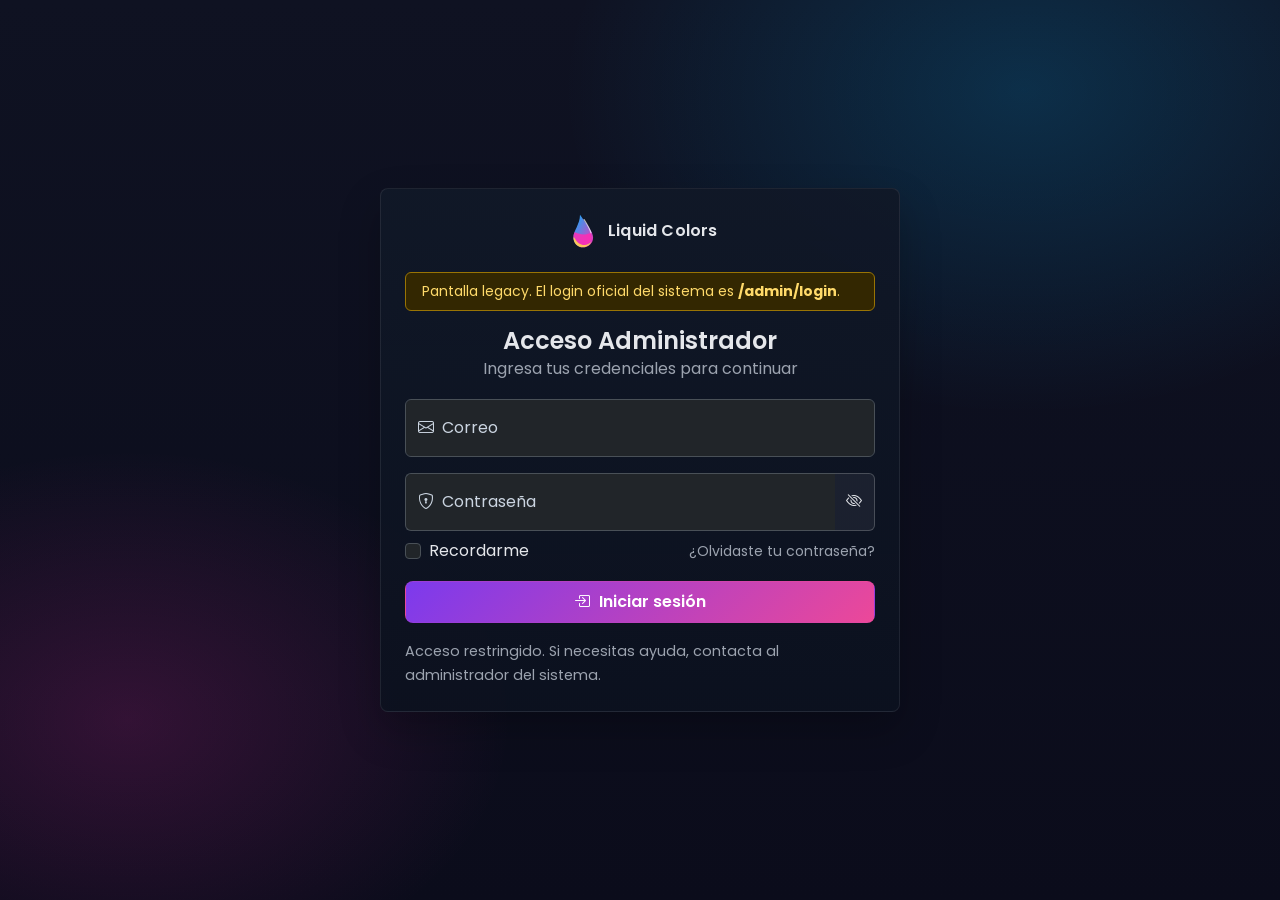
<file: frontend/html/login.html>
<!doctype html>
<html lang="es" data-bs-theme="dark">
  <head>
    <meta charset="utf-8" />
    <meta name="viewport" content="width=device-width, initial-scale=1" />
    <title>Acceso Administrador – Liquid Colors</title>
    <meta name="robots" content="noindex,nofollow" />
    <!-- LEGACY: esta pantalla demo permanece solo como referencia visual.
         El acceso oficial de administrador vive en Laravel: /admin/login -->

    <!-- Fuentes -->
    <link rel="preconnect" href="https://fonts.googleapis.com" />
    <link rel="preconnect" href="https://fonts.gstatic.com" crossorigin />
    <link href="https://fonts.googleapis.com/css2?family=Poppins:wght@400;500;600;700&display=swap" rel="stylesheet" />

    <!-- Bootstrap & Icons -->
    <link href="https://cdn.jsdelivr.net/npm/bootstrap@5.3.3/dist/css/bootstrap.min.css" rel="stylesheet"/>
    <link href="https://cdn.jsdelivr.net/npm/bootstrap-icons@1.11.3/font/bootstrap-icons.css" rel="stylesheet"/>

    <link rel="stylesheet" href="../css/styles.css" />
    <style>
      /* Pequeños ajustes de layout para esta pantalla */
      .login-bg {
        min-height: 100vh;
        display: grid;
        place-items: center;
        background:
          radial-gradient(60% 60% at 80% 10%, rgba(0,181,255,.18), transparent 60%),
          radial-gradient(50% 50% at 10% 80%, rgba(255,43,179,.16), transparent 60%),
          linear-gradient(180deg, var(--bg-2), var(--bg));
      }
      .login-card {
        width: 100%;
        max-width: 520px;
        box-shadow: var(--shadow);
        border-radius: 8px;
      }
      .form-floating > label { color: #cbd5e1; }
      .form-control::placeholder { color: #9ca3af; }
      .input-group-text {
        background: rgba(255,255,255,.06);
        border-color: rgba(255,255,255,.2);
        color: #e5e7eb;
      }
      .brand-mini {
        display: inline-flex; align-items: center; gap: .6rem;
      }
      .brand-mini .brand-name {
        font-weight: 600; letter-spacing: .2px;
      }
      .form-hint { font-size: .9rem; color: var(--muted-300); }
      .btn-grad { border-radius: 8px; }
    </style>
  </head>
  <body>
    <main class="login-bg px-3 px-sm-4">
      <div class="card-dark login-card p-3 p-sm-4">
        <!-- Header -->
        <div class="text-center mb-3">
          <a href="./index.html" class="text-decoration-none">
            <span class="brand-mini">
              <img src="../imgs/logo.svg" class="logo-brand" alt="Liquid Colors" />
              <span class="brand-name">Liquid Colors</span>
            </span>
          </a>
        </div>

        <div class="alert alert-warning small py-2 px-3" role="alert">
          Pantalla legacy. El login oficial del sistema es <a href="/admin/login" class="alert-link">/admin/login</a>.
        </div>

        <div class="text-center mb-2">
          <h1 class="h4 fw-semibold m-0">Acceso Administrador</h1>
          <p class="text-muted-300 m-0">Ingresa tus credenciales para continuar</p>
        </div>

        <!-- Alert de error (se controla por JS) -->
        <div id="loginAlert" class="alert alert-danger d-none py-2 px-3" role="alert">
          Usuario o contraseña incorrectos.
        </div>

        <!-- Form -->
        <form id="adminLoginForm" class="mt-3 needs-validation" novalidate>
          <div class="mb-3">
            <div class="form-floating">
              <input type="email" class="form-control" id="email" name="email" placeholder="admin@tudominio.com" required autocomplete="username" />
              <label for="email"><i class="bi bi-envelope me-2"></i>Correo</label>
              <div class="invalid-feedback">Ingresa un correo válido.</div>
            </div>
          </div>

          <div class="mb-2">
            <div class="input-group">
              <div class="form-floating flex-grow-1">
                <input type="password" class="form-control border-end-0" id="password" name="password" placeholder="••••••••" required minlength="6" autocomplete="current-password" />
                <label for="password"><i class="bi bi-shield-lock me-2"></i>Contraseña</label>
                <div class="invalid-feedback">Mínimo 6 caracteres.</div>
              </div>
              <span class="input-group-text border-start-0" id="togglePwd" style="cursor:pointer" title="Mostrar/ocultar">
                <i class="bi bi-eye-slash"></i>
              </span>
            </div>
          </div>

          <div class="d-flex justify-content-between align-items-center mb-3">
            <div class="form-check">
              <input class="form-check-input" type="checkbox" value="1" id="remember" />
              <label class="form-check-label" for="remember">Recordarme</label>
            </div>
            <a href="#" class="small text-muted-300 text-decoration-none">¿Olvidaste tu contraseña?</a>
          </div>

          <button type="submit" class="btn btn-grad w-100 py-2">
            <i class="bi bi-box-arrow-in-right me-1"></i> Iniciar sesión
          </button>

          <p class="form-hint mt-3 mb-0">
            Acceso restringido. Si necesitas ayuda, contacta al administrador del sistema.
          </p>
        </form>
      </div>
    </main>

    <!-- JS -->
    <script src="https://cdn.jsdelivr.net/npm/bootstrap@5.3.3/dist/js/bootstrap.bundle.min.js"></script>
    <script src="../scripts/admin-login.js"></script>
  </body>
</html>
</file>
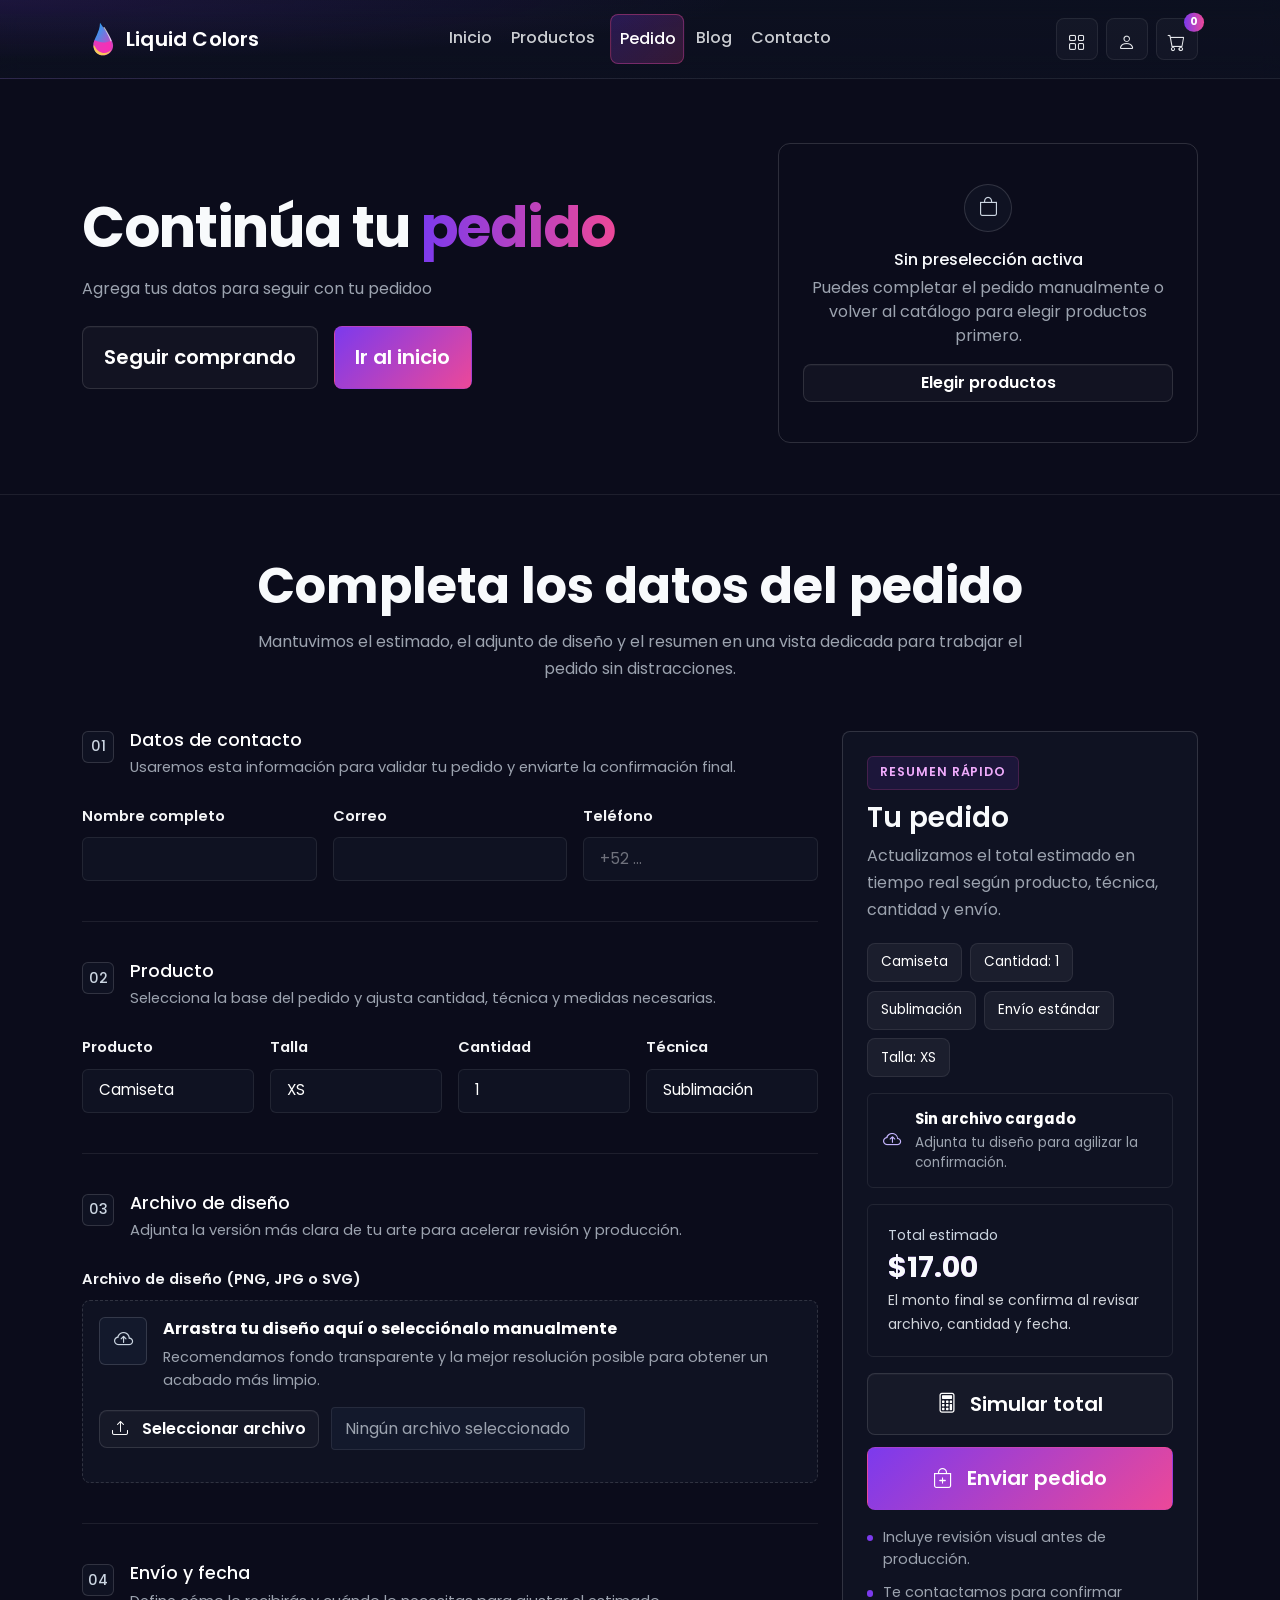
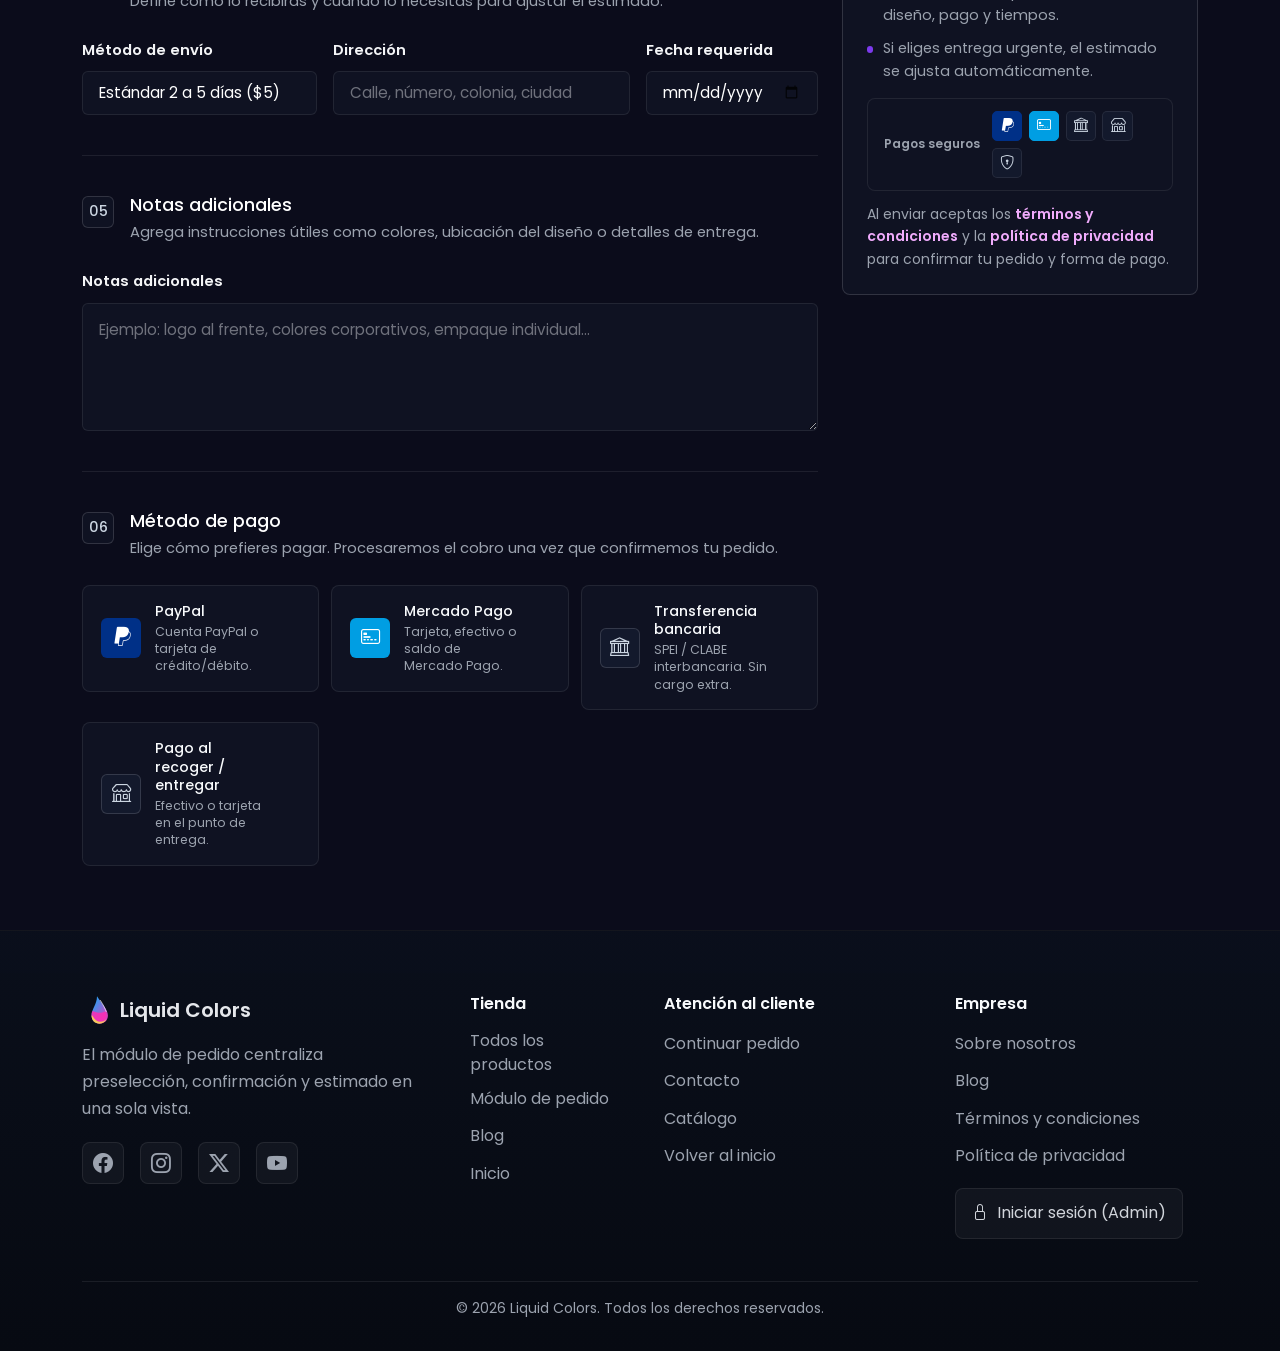
<file: frontend/html/order.html>
<!doctype html>
<html lang="es" data-bs-theme="dark">
  <head>
    <meta charset="utf-8" />
    <meta name="viewport" content="width=device-width, initial-scale=1" />
    <title>Módulo de pedido | Liquid Colors</title>

    <link rel="preconnect" href="https://fonts.googleapis.com" />
    <link rel="preconnect" href="https://fonts.gstatic.com" crossorigin />
    <link href="https://fonts.googleapis.com/css2?family=Poppins:wght@400;500;600;700&amp;display=swap" rel="stylesheet" />
    <link href="https://cdn.jsdelivr.net/npm/bootstrap@5.3.3/dist/css/bootstrap.min.css" rel="stylesheet" />
    <link href="https://cdn.jsdelivr.net/npm/bootstrap-icons@1.11.3/font/bootstrap-icons.css" rel="stylesheet" />

    <link rel="stylesheet" href="../css/styles.css?v=20260429b" />
    <link rel="stylesheet" href="../css/order.css?v=20260429c" />
  </head>
  <body class="order-page">
    <a class="skip-link" href="#orderContent">Saltar al módulo de pedido</a>

    <nav class="navbar navbar-expand-lg navbar-dark nav-glass sticky-top" aria-label="Principal">
      <div class="container">
        <a class="navbar-brand d-flex align-items-center gap-2" href="./index.html">
          <img src="../imgs/logo.svg" class="logo-brand" alt="Liquid Colors" />
          <span class="fw-semibold">Liquid Colors</span>
        </a>

        <button
          class="navbar-toggler"
          type="button"
          data-bs-toggle="collapse"
          data-bs-target="#mainNav"
          aria-controls="mainNav"
          aria-expanded="false"
          aria-label="Abrir navegación"
        >
          <span class="navbar-toggler-icon"></span>
        </button>

        <div id="mainNav" class="collapse navbar-collapse">
          <ul class="navbar-nav center-nav">
            <li class="nav-item"><a class="nav-link" href="./index.html#inicio">Inicio</a></li>
            <li class="nav-item"><a class="nav-link" href="./products.html">Productos</a></li>
            <li class="nav-item"><a class="nav-link active nav-link-cta" href="./order.html" aria-current="page">Pedido</a></li>
            <li class="nav-item"><a class="nav-link" href="./blog.html">Blog</a></li>
            <li class="nav-item"><a class="nav-link" href="./index.html#contacto">Contacto</a></li>
          </ul>

          <div class="nav-actions d-flex align-items-center gap-2 ms-auto">
            <a class="icon-link" href="./products.html" aria-label="Ir al catálogo">
              <i class="bi bi-grid" aria-hidden="true"></i>
            </a>
            <a class="icon-link" href="/admin/login" aria-label="Acceso administrador">
              <i class="bi bi-person" aria-hidden="true"></i>
            </a>
            <a class="icon-link position-relative" href="./products.html#shoppingCart" aria-label="Ver carrito">
              <i class="bi bi-cart" aria-hidden="true"></i>
              <span id="cartBadge" class="badge rounded-pill cart-badge">0</span>
            </a>
          </div>
        </div>
      </div>
    </nav>

    <header class="order-hero">
      <div class="container">
        <div class="order-hero-grid">
          <div class="order-hero-copy">
            
            <h1 class="order-hero-title fw-bold">
              Continúa tu <span class="grad-text">pedido</span> 
            </h1>
            <p class="order-hero-lead text-muted-300 mb-0">
              Agrega tus datos para seguir con tu pedidoo
            </p>

            <div class="order-hero-actions">
              <a href="./products.html" class="btn btn-surface btn-lg">Seguir comprando</a>
              <a href="./index.html" class="btn btn-grad btn-lg">Ir al inicio</a>
            </div>
          </div>

          <aside class="order-hero-panel card-dark">
            <div id="selectionState" class="selection-state" aria-live="polite"></div>
          </aside>
        </div>
      </div>
    </header>

    <main id="orderContent" class="order-module-main">
      <section class="order-module-section">
        <div class="container">
          <div class="section-intro text-center">
            <h2 class="fw-bold">Completa los datos del pedido</h2>
            <p class="text-muted-300">Mantuvimos el estimado, el adjunto de diseño y el resumen en una vista dedicada para trabajar el pedido sin distracciones.</p>
          </div>

          <form id="orderForm" class="order-form card-dark rounded-4" enctype="multipart/form-data">
            <div class="row g-4 order-layout">
              <div class="col-lg-8">
                <fieldset class="form-panel">
                  <legend class="visually-hidden">Datos de contacto</legend>
                  <div class="form-section-head">
                    <span class="form-step">01</span>
                    <div>
                      <h3 class="form-title">Datos de contacto</h3>
                      <p>Usaremos esta información para validar tu pedido y enviarte la confirmación final.</p>
                    </div>
                  </div>

                  <div class="row g-3">
                    <div class="col-12 col-md-4">
                      <label class="form-label" for="inpNombre">Nombre completo</label>
                      <input id="inpNombre" type="text" name="nombre" class="form-control form-control-lg" autocomplete="name" required />
                    </div>
                    <div class="col-12 col-md-4">
                      <label class="form-label" for="inpCorreo">Correo</label>
                      <input id="inpCorreo" type="email" name="email" class="form-control form-control-lg" autocomplete="email" required />
                    </div>
                    <div class="col-12 col-md-4">
                      <label class="form-label" for="inpTelefono">Teléfono</label>
                      <input
                        id="inpTelefono"
                        type="tel"
                        name="telefono"
                        class="form-control form-control-lg"
                        autocomplete="tel"
                        placeholder="+52 ..."
                        required
                      />
                    </div>
                  </div>
                </fieldset>

                <fieldset class="form-panel">
                  <legend class="visually-hidden">Producto</legend>
                  <div class="form-section-head">
                    <span class="form-step">02</span>
                    <div>
                      <h3 class="form-title">Producto</h3>
                      <p>Selecciona la base del pedido y ajusta cantidad, técnica y medidas necesarias.</p>
                    </div>
                  </div>

                  <div class="row g-3">
                    <div class="col-12 col-md-6 col-xl-3">
                      <label class="form-label" for="selProducto">Producto</label>
                      <select name="producto" id="selProducto" class="form-select form-select-lg" required>
                        <option value="camiseta" selected>Camiseta</option>
                        <option value="taza">Taza</option>
                        <option value="funda">Funda</option>
                        <option value="bolsa">Bolsa</option>
                        <option value="otro">Otro</option>
                      </select>
                    </div>
                    <div class="col-12 col-md-6 col-xl-3" id="grpTalla">
                      <label class="form-label" for="selTalla">Talla</label>
                      <select name="talla" id="selTalla" class="form-select form-select-lg">
                        <option>XS</option>
                        <option>S</option>
                        <option>M</option>
                        <option>L</option>
                        <option>XL</option>
                        <option>XXL</option>
                      </select>
                    </div>
                    <div class="col-12 col-md-6 col-xl-3">
                      <label class="form-label" for="inpCantidad">Cantidad</label>
                      <input
                        type="number"
                        name="cantidad"
                        id="inpCantidad"
                        min="1"
                        value="1"
                        class="form-control form-control-lg"
                        required
                      />
                    </div>
                    <div class="col-12 col-md-6 col-xl-3">
                      <label class="form-label" for="selTecnica">Técnica</label>
                      <select name="tecnica" id="selTecnica" class="form-select form-select-lg" required>
                        <option value="sublimacion" selected>Sublimación</option>
                        <option value="vinil">Vinil textil</option>
                      </select>
                    </div>
                  </div>
                </fieldset>

                <fieldset class="form-panel">
                  <legend class="visually-hidden">Archivo de diseño</legend>
                  <div class="form-section-head">
                    <span class="form-step">03</span>
                    <div>
                      <h3 class="form-title">Archivo de diseño</h3>
                      <p>Adjunta la versión más clara de tu arte para acelerar revisión y producción.</p>
                    </div>
                  </div>

                  <div class="row g-3">
                    <div class="col-12">
                      <label class="form-label" for="fileDesign">Archivo de diseño (PNG, JPG o SVG)</label>
                      <div class="file-drop" id="fileDrop" role="button" tabindex="0" aria-describedby="fileHint fileName">
                        <input type="file" id="fileDesign" name="diseno" accept=".png,.jpg,.jpeg,.svg" hidden />
                        <div class="file-drop-icon"><i class="bi bi-cloud-arrow-up" aria-hidden="true"></i></div>
                        <div class="file-drop-copy">
                          <strong>Arrastra tu diseño aquí o selecciónalo manualmente</strong>
                          <p id="fileHint" class="text-muted-300 mb-0">
                            Recomendamos fondo transparente y la mejor resolución posible para obtener un acabado más limpio.
                          </p>
                        </div>
                        <div class="file-drop-actions">
                          <button type="button" class="btn btn-surface" id="btnPickFile">
                            <i class="bi bi-upload me-2" aria-hidden="true"></i>
                            Seleccionar archivo
                          </button>
                          <span class="file-name text-muted-300" id="fileName">Ningún archivo seleccionado</span>
                        </div>
                        <div class="file-preview" id="filePreview" aria-hidden="true"></div>
                      </div>
                    </div>
                  </div>
                </fieldset>

                <fieldset class="form-panel">
                  <legend class="visually-hidden">Envío y fecha</legend>
                  <div class="form-section-head">
                    <span class="form-step">04</span>
                    <div>
                      <h3 class="form-title">Envío y fecha</h3>
                      <p>Define cómo lo recibirás y cuándo lo necesitas para ajustar el estimado.</p>
                    </div>
                  </div>

                  <div class="row g-3">
                    <div class="col-12 col-md-4">
                      <label class="form-label" for="selEnvio">Método de envío</label>
                      <select name="envio" id="selEnvio" class="form-select form-select-lg" required>
                        <option value="recoger">Recoger en tienda ($0)</option>
                        <option value="estandar" selected>Estándar 2 a 5 días ($5)</option>
                        <option value="express">Express 24 a 48 h ($12)</option>
                      </select>
                    </div>
                    <div class="col-12 col-md-5">
                      <label class="form-label" for="inpDireccion">Dirección</label>
                      <input
                        id="inpDireccion"
                        type="text"
                        name="direccion"
                        class="form-control form-control-lg"
                        autocomplete="street-address"
                        placeholder="Calle, número, colonia, ciudad"
                      />
                    </div>
                    <div class="col-12 col-md-3">
                      <label class="form-label" for="inpFecha">Fecha requerida</label>
                      <input type="date" name="fecha" id="inpFecha" class="form-control form-control-lg" required />
                    </div>
                  </div>
                </fieldset>

                <fieldset class="form-panel">
                  <legend class="visually-hidden">Notas adicionales</legend>
                  <div class="form-section-head">
                    <span class="form-step">05</span>
                    <div>
                      <h3 class="form-title">Notas adicionales</h3>
                      <p>Agrega instrucciones útiles como colores, ubicación del diseño o detalles de entrega.</p>
                    </div>
                  </div>

                  <div class="row g-3">
                    <div class="col-12">
                      <label class="form-label" for="txtNotas">Notas adicionales</label>
                      <textarea id="txtNotas" name="notas" rows="4" class="form-control form-control-lg" placeholder="Ejemplo: logo al frente, colores corporativos, empaque individual..."></textarea>
                    </div>
                  </div>
                </fieldset>

                <fieldset class="form-panel">
                  <legend class="visually-hidden">Método de pago</legend>
                  <div class="form-section-head">
                    <span class="form-step">06</span>
                    <div>
                      <h3 class="form-title">Método de pago</h3>
                      <p>Elige cómo prefieres pagar. Procesaremos el cobro una vez que confirmemos tu pedido.</p>
                    </div>
                  </div>

                  <div class="payment-method-grid" role="radiogroup" aria-label="Selecciona un método de pago">
                    <label class="payment-card" for="payPaypal">
                      <input type="radio" name="metodo_pago" id="payPaypal" value="paypal" class="payment-radio" required />
                      <div class="payment-card-body">
                        <div class="payment-logo paypal-logo" aria-hidden="true">
                          <i class="bi bi-paypal"></i>
                        </div>
                        <div class="payment-card-copy">
                          <strong>PayPal</strong>
                          <span>Cuenta PayPal o tarjeta de crédito/débito.</span>
                        </div>
                        <div class="payment-card-check" aria-hidden="true">
                          <i class="bi bi-check-circle-fill"></i>
                        </div>
                      </div>
                    </label>

                    <label class="payment-card" for="payMercadoPago">
                      <input type="radio" name="metodo_pago" id="payMercadoPago" value="mercadopago" class="payment-radio" />
                      <div class="payment-card-body">
                        <div class="payment-logo mp-logo" aria-hidden="true">
                          <i class="bi bi-credit-card-2-front"></i>
                        </div>
                        <div class="payment-card-copy">
                          <strong>Mercado Pago</strong>
                          <span>Tarjeta, efectivo o saldo de Mercado Pago.</span>
                        </div>
                        <div class="payment-card-check" aria-hidden="true">
                          <i class="bi bi-check-circle-fill"></i>
                        </div>
                      </div>
                    </label>

                    <label class="payment-card" for="payTransfer">
                      <input type="radio" name="metodo_pago" id="payTransfer" value="transferencia" class="payment-radio" />
                      <div class="payment-card-body">
                        <div class="payment-logo transfer-logo" aria-hidden="true">
                          <i class="bi bi-bank"></i>
                        </div>
                        <div class="payment-card-copy">
                          <strong>Transferencia bancaria</strong>
                          <span>SPEI / CLABE interbancaria. Sin cargo extra.</span>
                        </div>
                        <div class="payment-card-check" aria-hidden="true">
                          <i class="bi bi-check-circle-fill"></i>
                        </div>
                      </div>
                    </label>

                    <label class="payment-card" for="payStore">
                      <input type="radio" name="metodo_pago" id="payStore" value="pago_entrega" class="payment-radio" />
                      <div class="payment-card-body">
                        <div class="payment-logo store-logo" aria-hidden="true">
                          <i class="bi bi-shop"></i>
                        </div>
                        <div class="payment-card-copy">
                          <strong>Pago al recoger / entregar</strong>
                          <span>Efectivo o tarjeta en el punto de entrega.</span>
                        </div>
                        <div class="payment-card-check" aria-hidden="true">
                          <i class="bi bi-check-circle-fill"></i>
                        </div>
                      </div>
                    </label>
                  </div>
                </fieldset>
              </div>

              <div class="col-lg-4">
                <aside class="order-summary">
                  <div class="order-summary-head">
                    <span class="section-eyebrow">Resumen rápido</span>
                    <h3 class="fw-semibold mb-2">Tu pedido</h3>
                    <p class="text-muted-300 mb-0">Actualizamos el total estimado en tiempo real según producto, técnica, cantidad y envío.</p>
                  </div>

                  <div id="orderSummaryChips" class="summary-chips" aria-live="polite"></div>

                  <div id="summaryFileState" class="summary-file">
                    <i class="bi bi-cloud-arrow-up" aria-hidden="true"></i>
                    <div>
                      <strong>Sin archivo cargado</strong>
                      <span>Adjunta tu diseño para agilizar la confirmación.</span>
                    </div>
                  </div>

                  <div class="summary-total">
                    <span>Total estimado</span>
                    <strong class="grad-text" id="totalSpan" aria-live="polite">$0.00</strong>
                    <small>El monto final se confirma al revisar archivo, cantidad y fecha.</small>
                  </div>

                  <div class="summary-actions">
                    <button type="button" id="btnSimular" class="btn btn-surface btn-lg w-100">
                      <i class="bi bi-calculator me-2" aria-hidden="true"></i>
                      Simular total
                    </button>
                    <button type="submit" class="btn btn-grad btn-lg w-100">
                      <i class="bi bi-bag-plus me-2" aria-hidden="true"></i>
                      Enviar pedido
                    </button>
                  </div>

                  <ul class="summary-list">
                    <li>Incluye revisión visual antes de producción.</li>
                    <li>Te contactamos para confirmar diseño, pago y tiempos.</li>
                    <li>Si eliges entrega urgente, el estimado se ajusta automáticamente.</li>
                  </ul>

                  <div class="payment-trust-strip" aria-label="Métodos de pago aceptados">
                    <span class="payment-trust-label">Pagos seguros</span>
                    <div class="payment-trust-icons">
                      <span class="payment-trust-badge paypal-trust" title="PayPal">
                        <i class="bi bi-paypal" aria-hidden="true"></i>
                      </span>
                      <span class="payment-trust-badge mp-trust" title="Mercado Pago">
                        <i class="bi bi-credit-card-2-front" aria-hidden="true"></i>
                      </span>
                      <span class="payment-trust-badge transfer-trust" title="Transferencia SPEI">
                        <i class="bi bi-bank" aria-hidden="true"></i>
                      </span>
                      <span class="payment-trust-badge store-trust" title="Pago en entrega">
                        <i class="bi bi-shop" aria-hidden="true"></i>
                      </span>
                      <span class="payment-trust-badge">
                        <i class="bi bi-shield-lock" aria-hidden="true"></i>
                      </span>
                    </div>
                  </div>

                  <p class="order-legal small text-muted-300 mb-0">
                    Al enviar aceptas los <a href="./terms.html">términos y condiciones</a> y la
                    <a href="./privacy.html">política de privacidad</a> para confirmar tu pedido y forma de pago.
                  </p>
                </aside>
              </div>
            </div>
          </form>
        </div>
      </section>
    </main>

    <div class="modal fade" id="resumenModal" tabindex="-1" aria-labelledby="resumenModalTitle" aria-hidden="true">
      <div class="modal-dialog modal-dialog-centered modal-lg">
        <div class="modal-content card-dark">
          <div class="modal-header">
            <h5 class="modal-title" id="resumenModalTitle">Resumen de pedido</h5>
            <button type="button" class="btn-close btn-close-white" data-bs-dismiss="modal" aria-label="Cerrar"></button>
          </div>
          <div class="modal-body">
            <div id="resumenBody" class="small"></div>
            <div id="paymentActionSection"></div>
          </div>
          <div class="modal-footer gap-2">
            <button class="btn btn-surface" data-bs-dismiss="modal">Cerrar</button>
            <button class="btn btn-grad" id="btnConfirmOrder">
              <i class="bi bi-bag-check me-2" aria-hidden="true"></i>
              Confirmar pedido
            </button>
          </div>
        </div>
      </div>
    </div>

    <footer id="contacto" class="footer-dark" role="contentinfo">
      <div class="container footer-shell">
        <div class="row g-4 g-lg-5">
          <div class="col-lg-4">
            <div class="footer-brand">
              <div class="d-flex align-items-center gap-2 mb-3">
                <img src="../imgs/logo.svg" class="logo-brand" alt="Liquid Colors" />
                <span class="fw-semibold fs-5">Liquid Colors</span>
              </div>
              <p class="text-muted-300 mb-0">
                El módulo de pedido centraliza preselección, confirmación y estimado en una sola vista.
              </p>
            </div>

            <div class="footer-socials d-flex gap-3 fs-5">
              <a class="social" href="#" aria-label="Facebook de Liquid Colors"><i class="bi bi-facebook" aria-hidden="true"></i></a>
              <a class="social" href="#" aria-label="Instagram de Liquid Colors"><i class="bi bi-instagram" aria-hidden="true"></i></a>
              <a class="social" href="#" aria-label="X de Liquid Colors"><i class="bi bi-twitter-x" aria-hidden="true"></i></a>
              <a class="social" href="#" aria-label="YouTube de Liquid Colors"><i class="bi bi-youtube" aria-hidden="true"></i></a>
            </div>
          </div>

          <div class="col-6 col-lg-2">
            <h6 class="fw-semibold mb-3">Tienda</h6>
            <ul class="list-unstyled m-0 footer-links">
              <li><a href="./products.html">Todos los productos</a></li>
              <li><a href="./order.html">Módulo de pedido</a></li>
              <li><a href="./blog.html">Blog</a></li>
              <li><a href="./index.html">Inicio</a></li>
            </ul>
          </div>

          <div class="col-6 col-lg-3">
            <h6 class="fw-semibold mb-3">Atención al cliente</h6>
            <ul class="list-unstyled m-0 footer-links">
              <li><a href="./order.html">Continuar pedido</a></li>
              <li><a href="./index.html#contacto">Contacto</a></li>
              <li><a href="./products.html">Catálogo</a></li>
              <li><a href="./index.html#inicio">Volver al inicio</a></li>
            </ul>
          </div>

          <div class="col-12 col-lg-3">
            <h6 class="fw-semibold mb-3">Empresa</h6>
            <ul class="list-unstyled m-0 footer-links">
              <li><a href="./index.html#inicio">Sobre nosotros</a></li>
              <li><a href="./blog.html">Blog</a></li>
              <li><a href="./terms.html">Términos y condiciones</a></li>
              <li><a href="./privacy.html">Política de privacidad</a></li>
            </ul>

            <a href="/admin/login" class="footer-admin-link text-decoration-none">
              <i class="bi bi-lock" aria-hidden="true"></i>
              Iniciar sesión (Admin)
            </a>
          </div>
        </div>

        <div class="footer-bottom text-center text-muted-300 small">
          © 2026 Liquid Colors. Todos los derechos reservados.
        </div>
      </div>
    </footer>

    <script src="https://cdn.jsdelivr.net/npm/bootstrap@5.3.3/dist/js/bootstrap.bundle.min.js"></script>
    <script src="../scripts/order.js?v=20260429c"></script>
  </body>
</html>
</file>
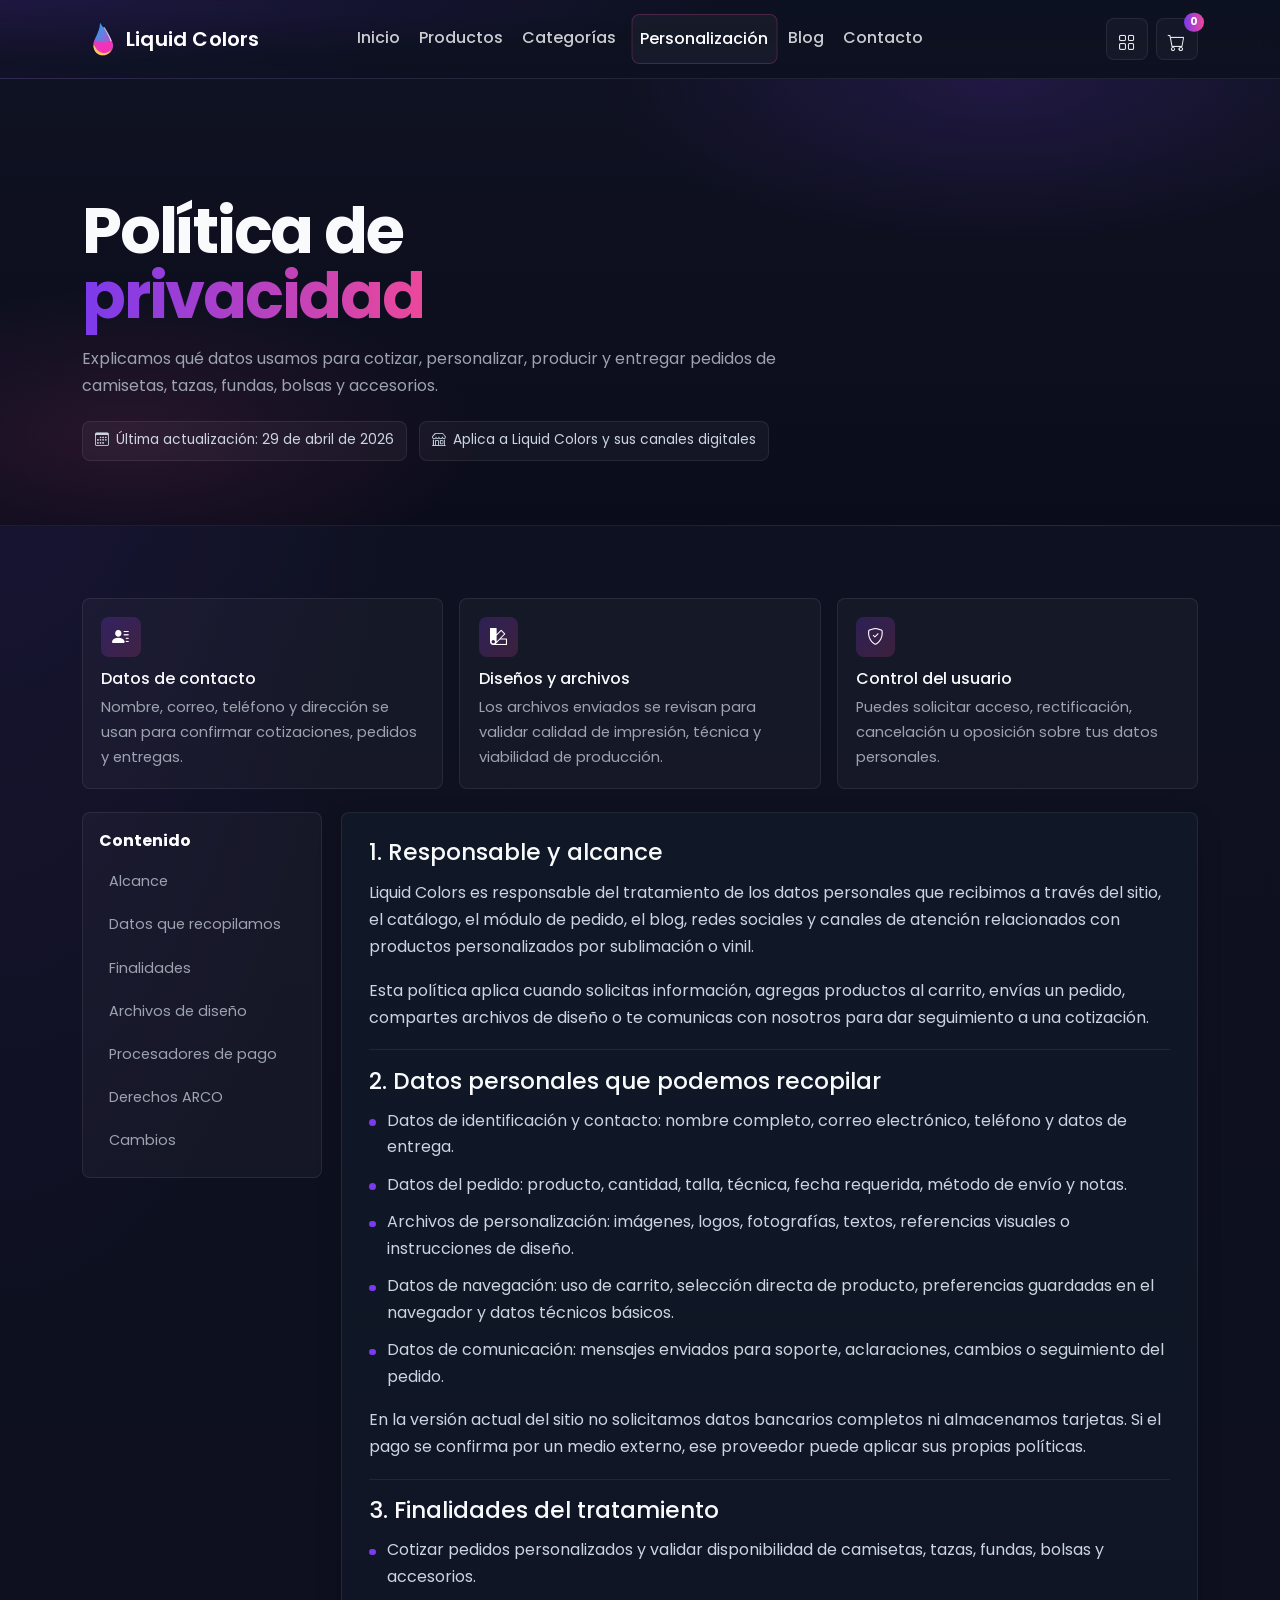
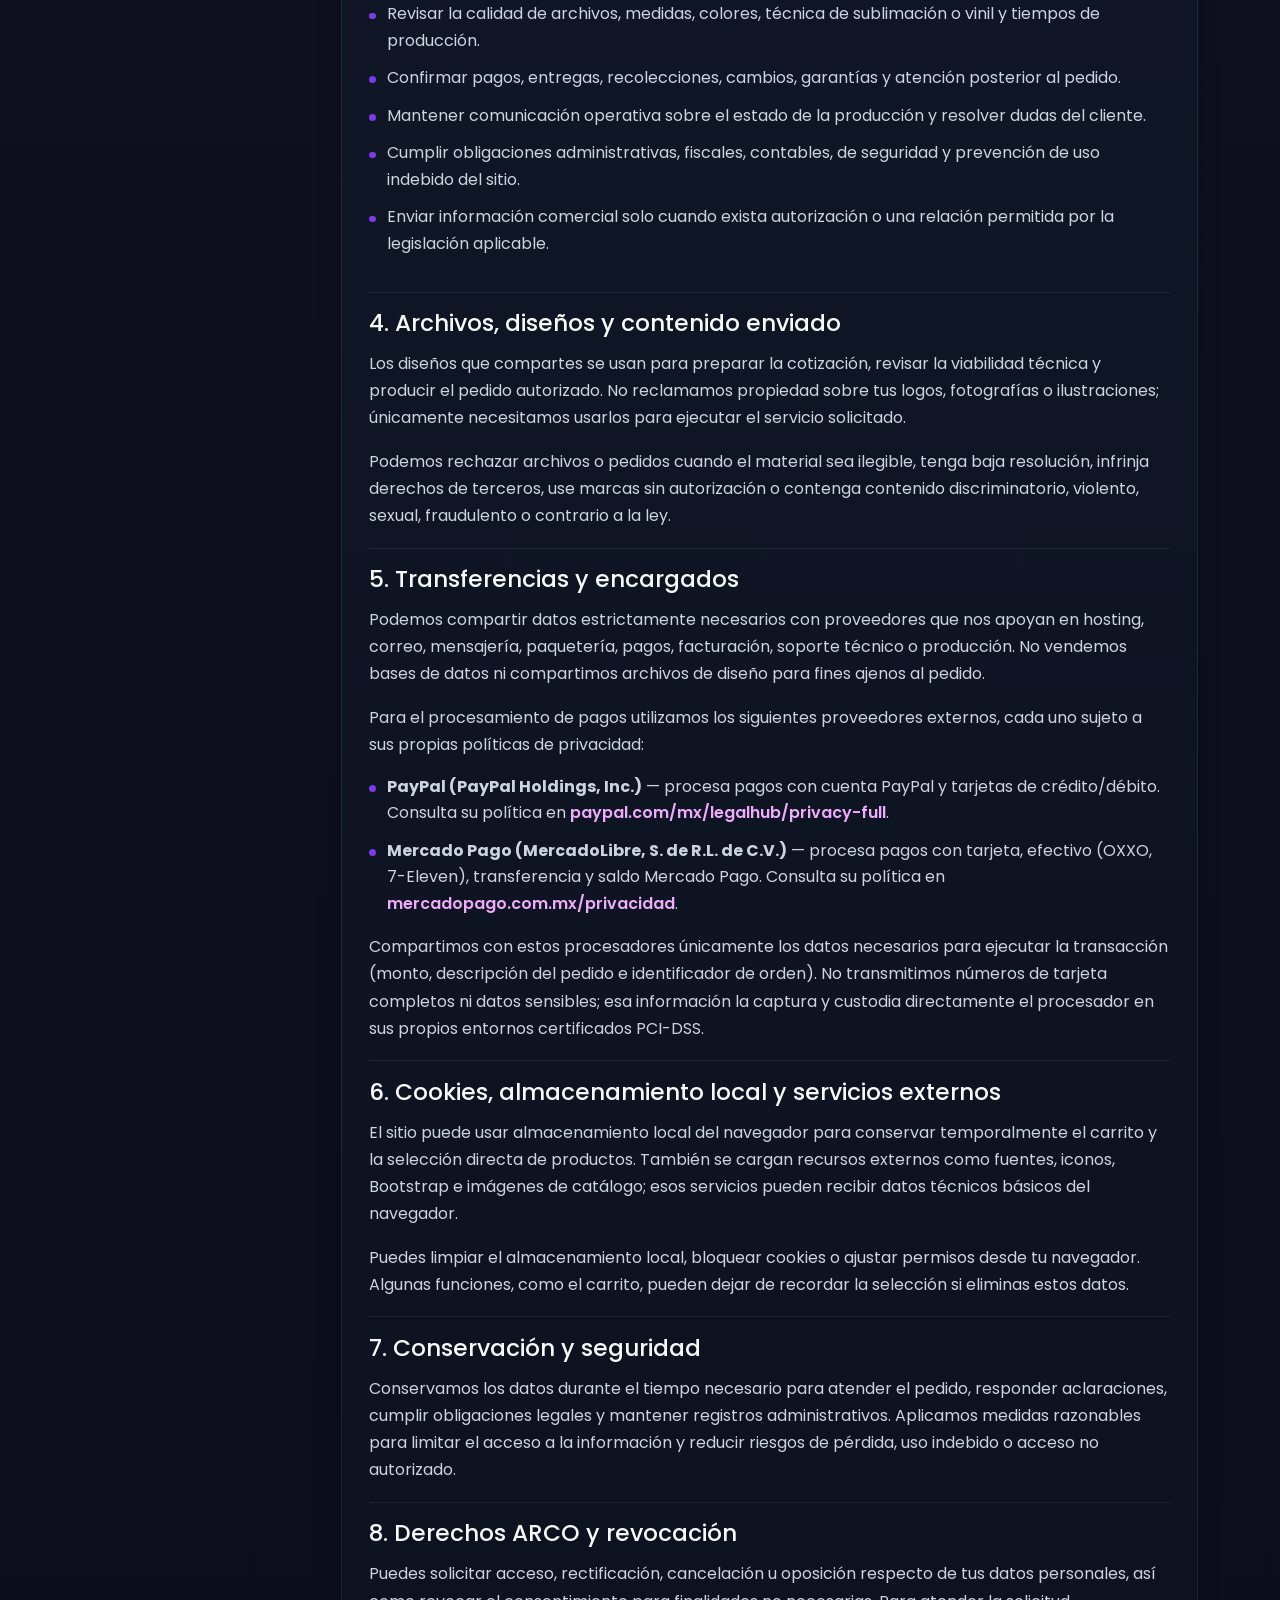
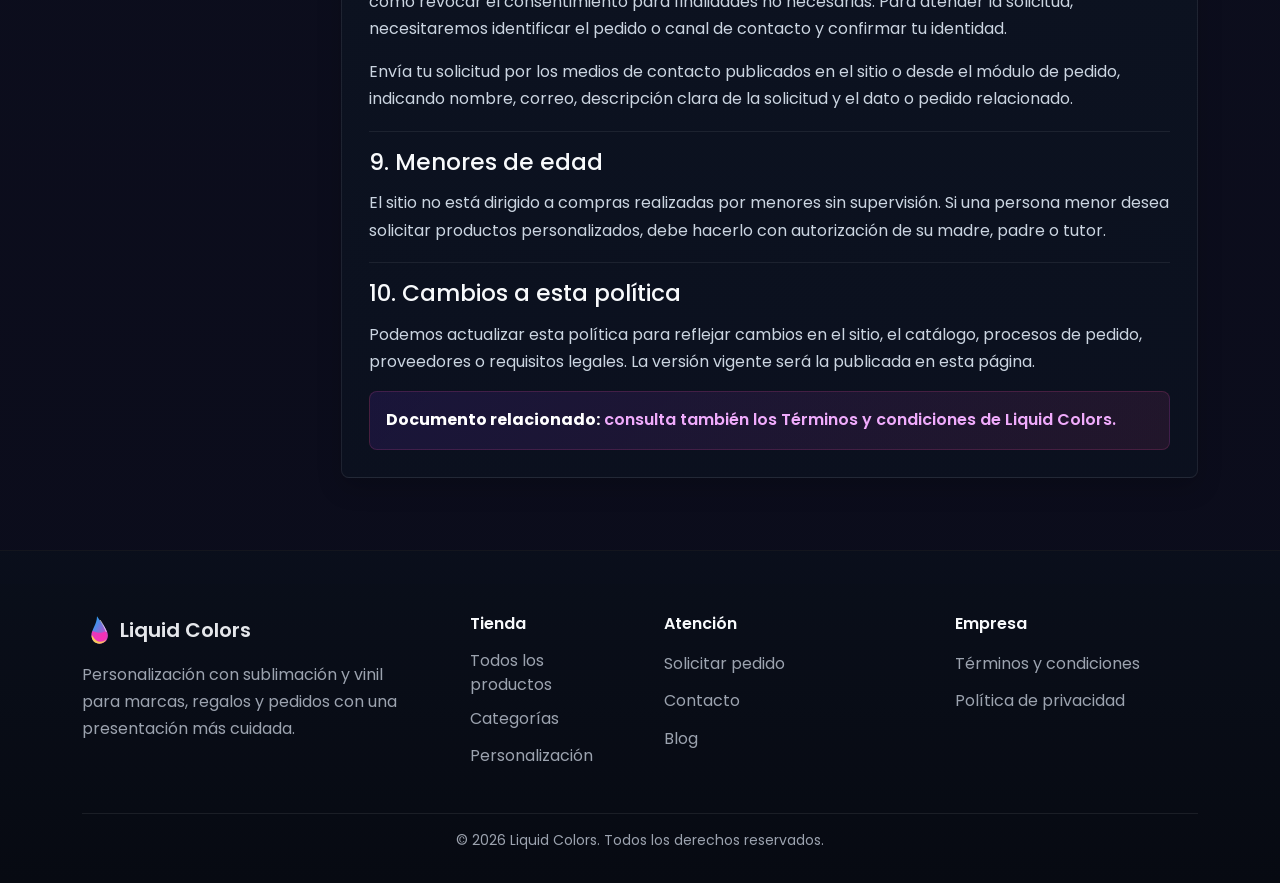
<file: frontend/html/privacy.html>
<!doctype html>
<html lang="es" data-bs-theme="dark">
  <head>
    <meta charset="utf-8" />
    <meta name="viewport" content="width=device-width, initial-scale=1" />
    <title>Política de privacidad | Liquid Colors</title>
    <meta
      name="description"
      content="Política de privacidad de Liquid Colors para pedidos personalizados de sublimación, vinil, camisetas, tazas, fundas, bolsas y accesorios."
    />

    <link rel="preconnect" href="https://fonts.googleapis.com" />
    <link rel="preconnect" href="https://fonts.gstatic.com" crossorigin />
    <link href="https://fonts.googleapis.com/css2?family=Poppins:wght@400;500;600;700&amp;display=swap" rel="stylesheet" />
    <link href="https://cdn.jsdelivr.net/npm/bootstrap@5.3.3/dist/css/bootstrap.min.css" rel="stylesheet" />
    <link href="https://cdn.jsdelivr.net/npm/bootstrap-icons@1.11.3/font/bootstrap-icons.css" rel="stylesheet" />

    <link rel="stylesheet" href="../css/styles.css?v=20260429b" />
  </head>
  <body>
    <a class="skip-link" href="#privacyContent">Saltar a la política de privacidad</a>

    <nav class="navbar navbar-expand-lg navbar-dark nav-glass sticky-top" aria-label="Principal">
      <div class="container">
        <a class="navbar-brand d-flex align-items-center gap-2" href="./index.html">
          <img src="../imgs/logo.svg" class="logo-brand" alt="Liquid Colors" />
          <span class="fw-semibold">Liquid Colors</span>
        </a>

        <button
          class="navbar-toggler"
          type="button"
          data-bs-toggle="collapse"
          data-bs-target="#mainNav"
          aria-controls="mainNav"
          aria-expanded="false"
          aria-label="Abrir navegación"
        >
          <span class="navbar-toggler-icon"></span>
        </button>

        <div id="mainNav" class="collapse navbar-collapse">
          <ul class="navbar-nav center-nav">
            <li class="nav-item"><a class="nav-link" href="./index.html#inicio">Inicio</a></li>
            <li class="nav-item"><a class="nav-link" href="./products.html">Productos</a></li>
            <li class="nav-item"><a class="nav-link" href="./index.html#categorias">Categorías</a></li>
            <li class="nav-item"><a class="nav-link nav-link-cta" href="./order.html">Personalización</a></li>
            <li class="nav-item"><a class="nav-link" href="./blog.html">Blog</a></li>
            <li class="nav-item"><a class="nav-link" href="./index.html#contacto">Contacto</a></li>
          </ul>

          <div class="nav-actions d-flex align-items-center gap-2 ms-auto">
            <a class="icon-link" href="./products.html" aria-label="Ir al catálogo">
              <i class="bi bi-grid" aria-hidden="true"></i>
            </a>
            <a class="icon-link position-relative" href="./products.html#shoppingCart" aria-label="Ver carrito">
              <i class="bi bi-cart" aria-hidden="true"></i>
              <span id="cartBadge" class="badge rounded-pill cart-badge">0</span>
            </a>
          </div>
        </div>
      </div>
    </nav>

    <header class="legal-hero">
      <div class="container">
        <div class="legal-hero-copy">
         
          <h1 class="fw-bold mb-3">Política de <span class="grad-text">privacidad</span></h1>
          <p class="text-muted-300 mb-0">
            Explicamos qué datos usamos para cotizar, personalizar, producir y entregar pedidos de camisetas, tazas,
            fundas, bolsas y accesorios.
          </p>
          <div class="legal-meta">
            <span><i class="bi bi-calendar3" aria-hidden="true"></i> Última actualización: 29 de abril de 2026</span>
            <span><i class="bi bi-shop" aria-hidden="true"></i> Aplica a Liquid Colors y sus canales digitales</span>
          </div>
        </div>
      </div>
    </header>

    <main id="privacyContent" class="legal-main">
      <div class="container">
        <section class="legal-summary-grid" aria-label="Resumen de privacidad">
          <article class="legal-summary-card">
            <i class="bi bi-person-lines-fill" aria-hidden="true"></i>
            <h2>Datos de contacto</h2>
            <p>Nombre, correo, teléfono y dirección se usan para confirmar cotizaciones, pedidos y entregas.</p>
          </article>
          <article class="legal-summary-card">
            <i class="bi bi-palette2" aria-hidden="true"></i>
            <h2>Diseños y archivos</h2>
            <p>Los archivos enviados se revisan para validar calidad de impresión, técnica y viabilidad de producción.</p>
          </article>
          <article class="legal-summary-card">
            <i class="bi bi-shield-check" aria-hidden="true"></i>
            <h2>Control del usuario</h2>
            <p>Puedes solicitar acceso, rectificación, cancelación u oposición sobre tus datos personales.</p>
          </article>
        </section>

        <div class="legal-layout">
          <aside class="legal-nav-card" aria-label="Índice de privacidad">
            <strong>Contenido</strong>
            <a href="#privacidad-alcance">Alcance</a>
            <a href="#privacidad-datos">Datos que recopilamos</a>
            <a href="#privacidad-finalidades">Finalidades</a>
            <a href="#privacidad-archivos">Archivos de diseño</a>
            <a href="#privacidad-pagos">Procesadores de pago</a>
            <a href="#privacidad-derechos">Derechos ARCO</a>
            <a href="#privacidad-cambios">Cambios</a>
          </aside>

          <article class="legal-doc card-dark">
            <section id="privacidad-alcance" class="legal-section">
              <h2>1. Responsable y alcance</h2>
              <p>
                Liquid Colors es responsable del tratamiento de los datos personales que recibimos a través del sitio,
                el catálogo, el módulo de pedido, el blog, redes sociales y canales de atención relacionados con
                productos personalizados por sublimación o vinil.
              </p>
              <p>
                Esta política aplica cuando solicitas información, agregas productos al carrito, envías un pedido,
                compartes archivos de diseño o te comunicas con nosotros para dar seguimiento a una cotización.
              </p>
            </section>

            <section id="privacidad-datos" class="legal-section">
              <h2>2. Datos personales que podemos recopilar</h2>
              <ul class="legal-list">
                <li>Datos de identificación y contacto: nombre completo, correo electrónico, teléfono y datos de entrega.</li>
                <li>Datos del pedido: producto, cantidad, talla, técnica, fecha requerida, método de envío y notas.</li>
                <li>Archivos de personalización: imágenes, logos, fotografías, textos, referencias visuales o instrucciones de diseño.</li>
                <li>Datos de navegación: uso de carrito, selección directa de producto, preferencias guardadas en el navegador y datos técnicos básicos.</li>
                <li>Datos de comunicación: mensajes enviados para soporte, aclaraciones, cambios o seguimiento del pedido.</li>
              </ul>
              <p>
                En la versión actual del sitio no solicitamos datos bancarios completos ni almacenamos tarjetas. Si el
                pago se confirma por un medio externo, ese proveedor puede aplicar sus propias políticas.
              </p>
            </section>

            <section id="privacidad-finalidades" class="legal-section">
              <h2>3. Finalidades del tratamiento</h2>
              <ul class="legal-list">
                <li>Cotizar pedidos personalizados y validar disponibilidad de camisetas, tazas, fundas, bolsas y accesorios.</li>
                <li>Revisar la calidad de archivos, medidas, colores, técnica de sublimación o vinil y tiempos de producción.</li>
                <li>Confirmar pagos, entregas, recolecciones, cambios, garantías y atención posterior al pedido.</li>
                <li>Mantener comunicación operativa sobre el estado de la producción y resolver dudas del cliente.</li>
                <li>Cumplir obligaciones administrativas, fiscales, contables, de seguridad y prevención de uso indebido del sitio.</li>
                <li>Enviar información comercial solo cuando exista autorización o una relación permitida por la legislación aplicable.</li>
              </ul>
            </section>

            <section id="privacidad-archivos" class="legal-section">
              <h2>4. Archivos, diseños y contenido enviado</h2>
              <p>
                Los diseños que compartes se usan para preparar la cotización, revisar la viabilidad técnica y producir
                el pedido autorizado. No reclamamos propiedad sobre tus logos, fotografías o ilustraciones; únicamente
                necesitamos usarlos para ejecutar el servicio solicitado.
              </p>
              <p>
                Podemos rechazar archivos o pedidos cuando el material sea ilegible, tenga baja resolución, infrinja
                derechos de terceros, use marcas sin autorización o contenga contenido discriminatorio, violento, sexual,
                fraudulento o contrario a la ley.
              </p>
            </section>

            <section id="privacidad-pagos" class="legal-section">
              <h2>5. Transferencias y encargados</h2>
              <p>
                Podemos compartir datos estrictamente necesarios con proveedores que nos apoyan en hosting, correo,
                mensajería, paquetería, pagos, facturación, soporte técnico o producción. No vendemos bases de datos ni
                compartimos archivos de diseño para fines ajenos al pedido.
              </p>
              <p>
                Para el procesamiento de pagos utilizamos los siguientes proveedores externos, cada uno sujeto a sus
                propias políticas de privacidad:
              </p>
              <ul class="legal-list">
                <li>
                  <strong>PayPal (PayPal Holdings, Inc.)</strong> — procesa pagos con cuenta PayPal y tarjetas de
                  crédito/débito. Consulta su política en
                  <a href="https://www.paypal.com/mx/legalhub/privacy-full" target="_blank" rel="noopener noreferrer">paypal.com/mx/legalhub/privacy-full</a>.
                </li>
                <li>
                  <strong>Mercado Pago (MercadoLibre, S. de R.L. de C.V.)</strong> — procesa pagos con tarjeta,
                  efectivo (OXXO, 7-Eleven), transferencia y saldo Mercado Pago. Consulta su política en
                  <a href="https://www.mercadopago.com.mx/privacidad" target="_blank" rel="noopener noreferrer">mercadopago.com.mx/privacidad</a>.
                </li>
              </ul>
              <p>
                Compartimos con estos procesadores únicamente los datos necesarios para ejecutar la transacción
                (monto, descripción del pedido e identificador de orden). No transmitimos números de tarjeta completos
                ni datos sensibles; esa información la captura y custodia directamente el procesador en sus propios
                entornos certificados PCI-DSS.
              </p>
            </section>

            <section class="legal-section">
              <h2>6. Cookies, almacenamiento local y servicios externos</h2>
              <p>
                El sitio puede usar almacenamiento local del navegador para conservar temporalmente el carrito y la
                selección directa de productos. También se cargan recursos externos como fuentes, iconos, Bootstrap e
                imágenes de catálogo; esos servicios pueden recibir datos técnicos básicos del navegador.
              </p>
              <p>
                Puedes limpiar el almacenamiento local, bloquear cookies o ajustar permisos desde tu navegador. Algunas
                funciones, como el carrito, pueden dejar de recordar la selección si eliminas estos datos.
              </p>
            </section>

            <section class="legal-section">
              <h2>7. Conservación y seguridad</h2>
              <p>
                Conservamos los datos durante el tiempo necesario para atender el pedido, responder aclaraciones,
                cumplir obligaciones legales y mantener registros administrativos. Aplicamos medidas razonables para
                limitar el acceso a la información y reducir riesgos de pérdida, uso indebido o acceso no autorizado.
              </p>
            </section>

            <section id="privacidad-derechos" class="legal-section">
              <h2>8. Derechos ARCO y revocación</h2>
              <p>
                Puedes solicitar acceso, rectificación, cancelación u oposición respecto de tus datos personales, así
                como revocar el consentimiento para finalidades no necesarias. Para atender la solicitud, necesitaremos
                identificar el pedido o canal de contacto y confirmar tu identidad.
              </p>
              <p>
                Envía tu solicitud por los medios de contacto publicados en el sitio o desde el módulo de pedido,
                indicando nombre, correo, descripción clara de la solicitud y el dato o pedido relacionado.
              </p>
            </section>

            <section class="legal-section">
              <h2>9. Menores de edad</h2>
              <p>
                El sitio no está dirigido a compras realizadas por menores sin supervisión. Si una persona menor desea
                solicitar productos personalizados, debe hacerlo con autorización de su madre, padre o tutor.
              </p>
            </section>

            <section id="privacidad-cambios" class="legal-section">
              <h2>10. Cambios a esta política</h2>
              <p>
                Podemos actualizar esta política para reflejar cambios en el sitio, el catálogo, procesos de pedido,
                proveedores o requisitos legales. La versión vigente será la publicada en esta página.
              </p>
              <div class="legal-note">
                <strong>Documento relacionado:</strong>
                <a href="./terms.html">consulta también los Términos y condiciones de Liquid Colors.</a>
              </div>
            </section>
          </article>
        </div>
      </div>
    </main>

    <footer class="footer-dark" role="contentinfo">
      <div class="container footer-shell">
        <div class="row g-4 g-lg-5">
          <div class="col-lg-4">
            <div class="footer-brand">
              <div class="d-flex align-items-center gap-2 mb-3">
                <img src="../imgs/logo.svg" class="logo-brand" alt="Liquid Colors" />
                <span class="fw-semibold fs-5">Liquid Colors</span>
              </div>
              <p class="text-muted-300 mb-0">
                Personalización con sublimación y vinil para marcas, regalos y pedidos con una presentación más cuidada.
              </p>
            </div>
          </div>

          <div class="col-6 col-lg-2">
            <h6 class="fw-semibold mb-3">Tienda</h6>
            <ul class="list-unstyled m-0 footer-links">
              <li><a href="./products.html">Todos los productos</a></li>
              <li><a href="./index.html#categorias">Categorías</a></li>
              <li><a href="./order.html">Personalización</a></li>
            </ul>
          </div>

          <div class="col-6 col-lg-3">
            <h6 class="fw-semibold mb-3">Atención</h6>
            <ul class="list-unstyled m-0 footer-links">
              <li><a href="./order.html">Solicitar pedido</a></li>
              <li><a href="./index.html#contacto">Contacto</a></li>
              <li><a href="./blog.html">Blog</a></li>
            </ul>
          </div>

          <div class="col-12 col-lg-3">
            <h6 class="fw-semibold mb-3">Empresa</h6>
            <ul class="list-unstyled m-0 footer-links">
              <li><a href="./terms.html">Términos y condiciones</a></li>
              <li><a href="./privacy.html" aria-current="page">Política de privacidad</a></li>
            </ul>
          </div>
        </div>

        <div class="footer-bottom text-center text-muted-300 small">
          © 2026 Liquid Colors. Todos los derechos reservados.
        </div>
      </div>
    </footer>

    <script src="https://cdn.jsdelivr.net/npm/bootstrap@5.3.3/dist/js/bootstrap.bundle.min.js"></script>
    <script src="../scripts/script.js?v=20260429b"></script>
  </body>
</html>
</file>
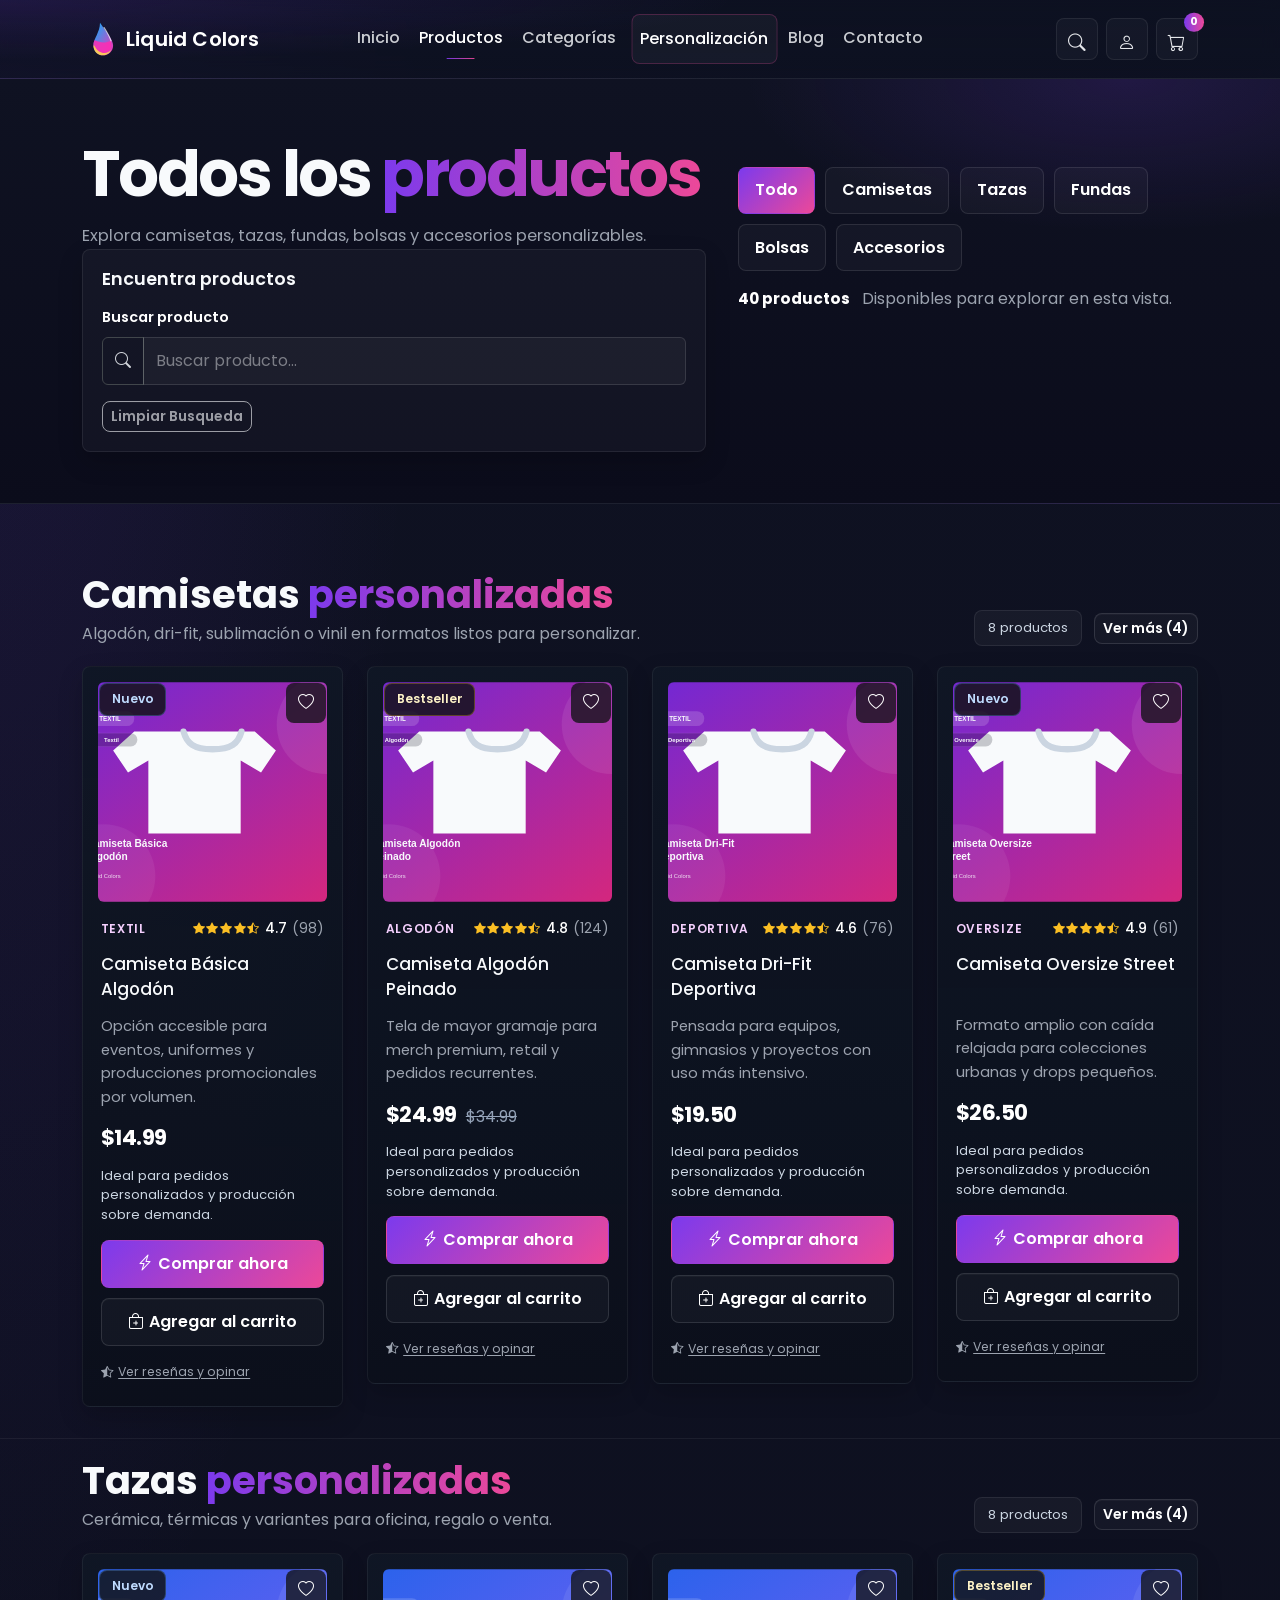
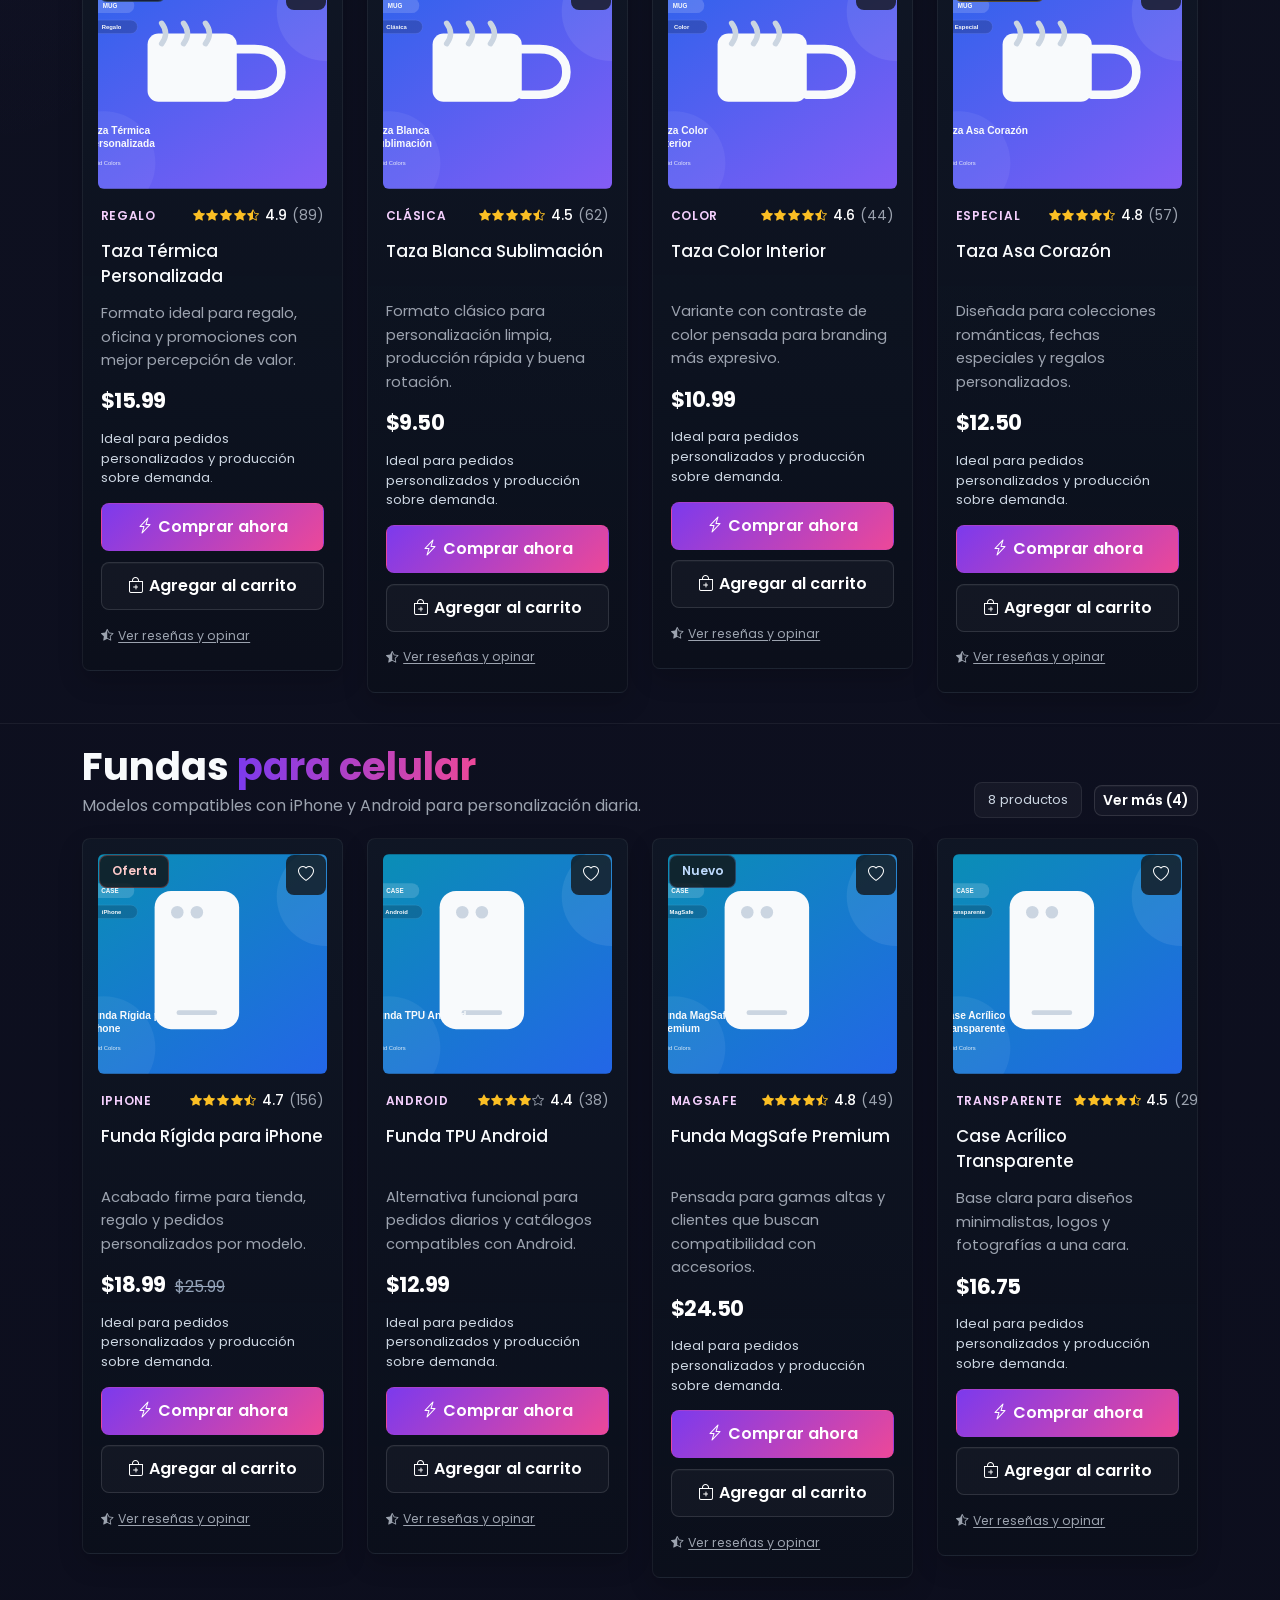
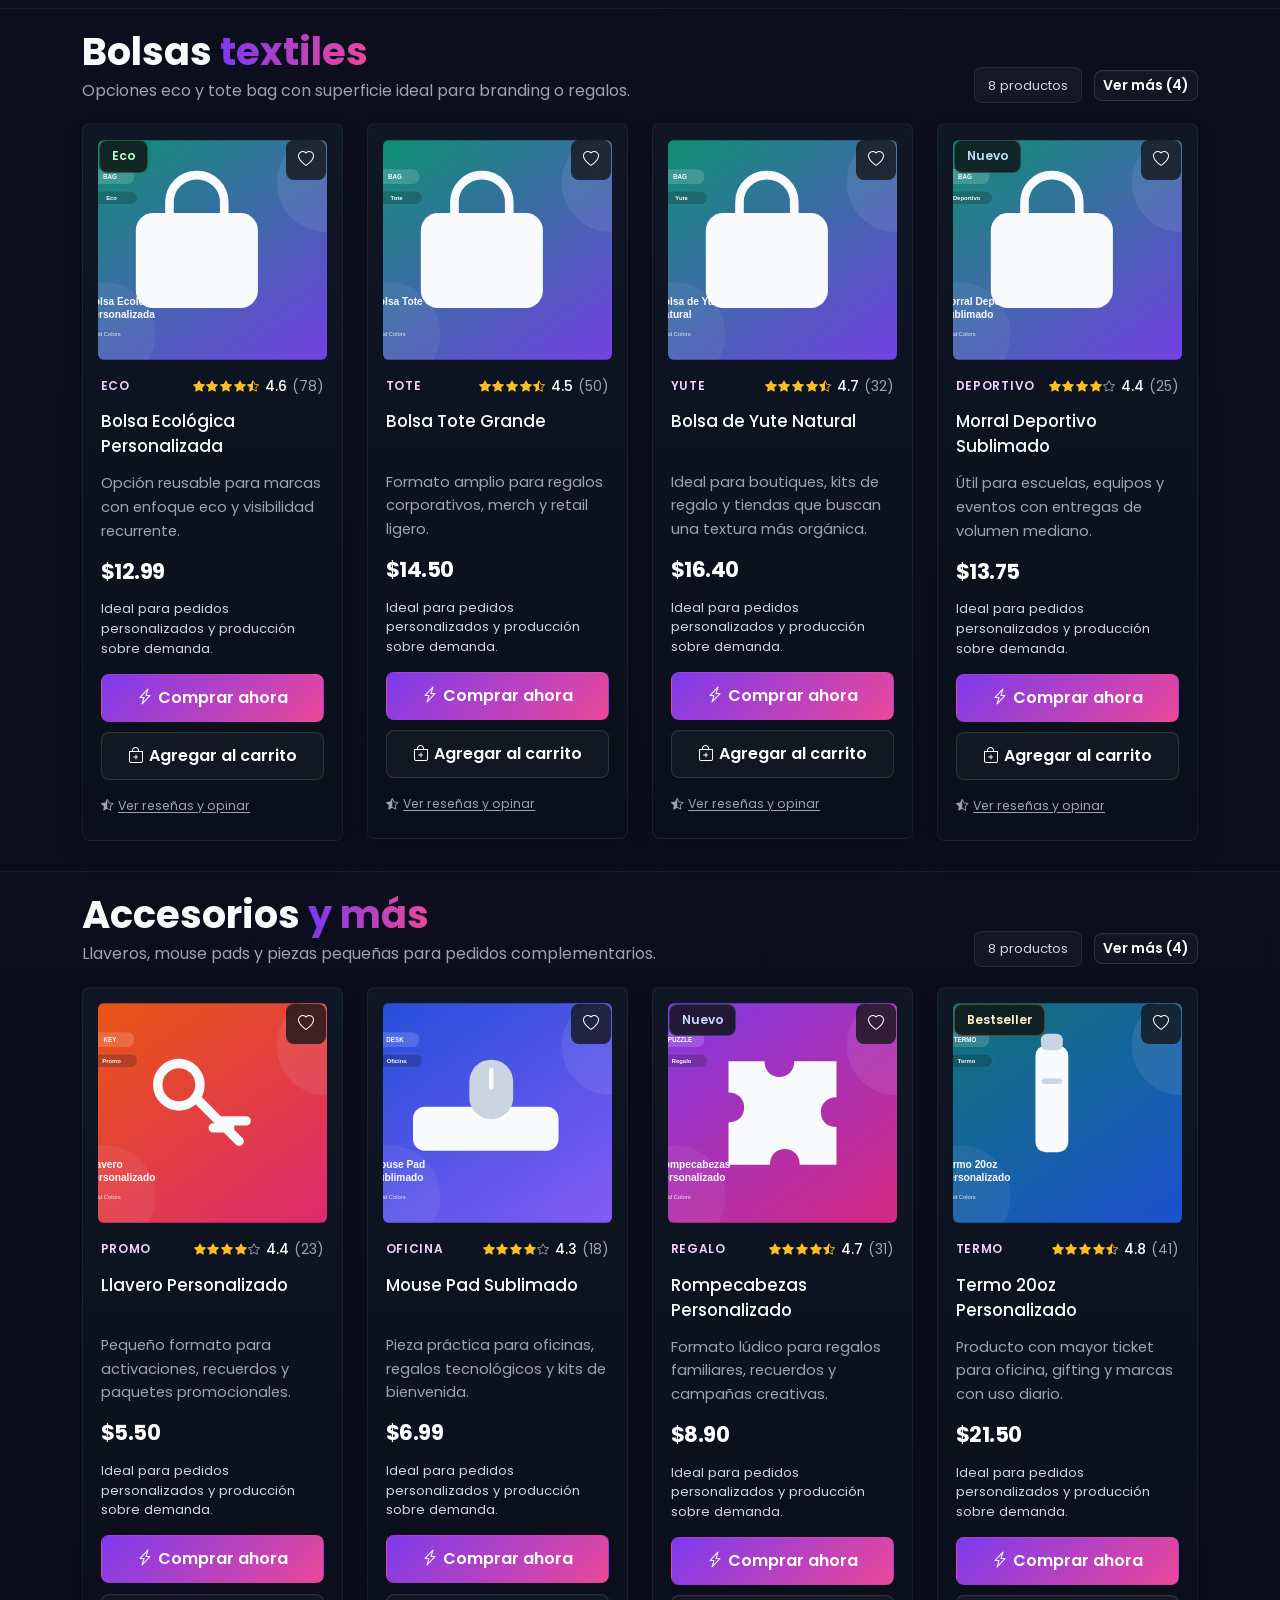
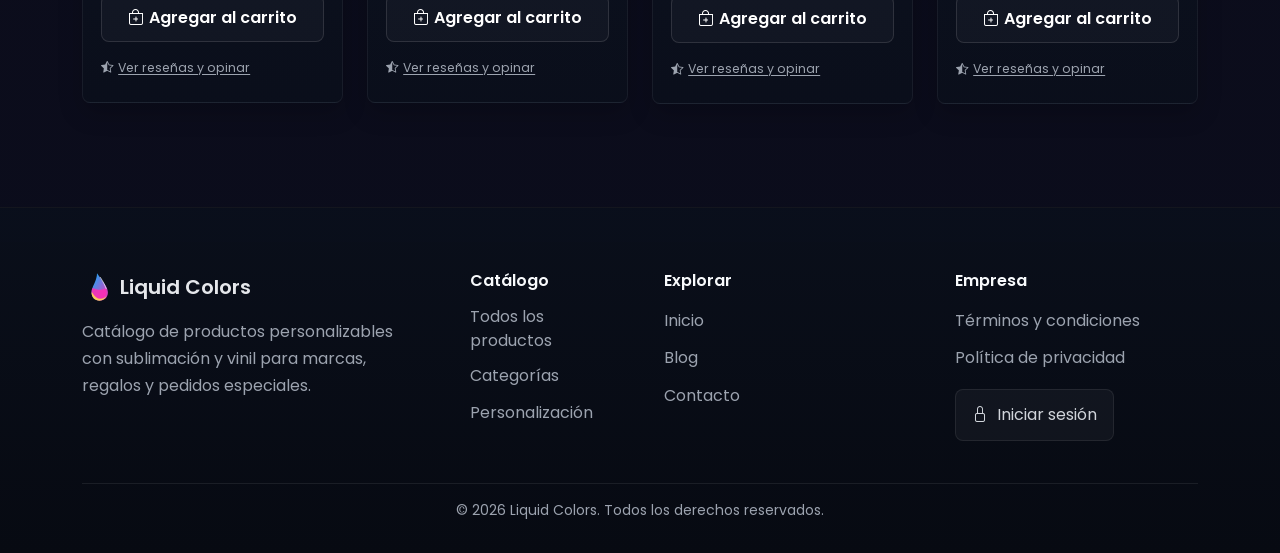
<file: frontend/html/products.html>
<!doctype html>
<html lang="es" data-bs-theme="dark">
  <head>
    <meta charset="utf-8" />
    <meta name="viewport" content="width=device-width, initial-scale=1" />
    <title>Catálogo | Liquid Colors</title>

    <link rel="preconnect" href="https://fonts.googleapis.com" />
    <link rel="preconnect" href="https://fonts.gstatic.com" crossorigin />
    <link href="https://fonts.googleapis.com/css2?family=Poppins:wght@400;500;600;700&amp;display=swap" rel="stylesheet" />
    <link href="https://cdn.jsdelivr.net/npm/bootstrap@5.3.3/dist/css/bootstrap.min.css" rel="stylesheet" />
    <link href="https://cdn.jsdelivr.net/npm/bootstrap-icons@1.11.3/font/bootstrap-icons.css" rel="stylesheet" />

    <link rel="stylesheet" href="../css/styles.css?v=20260416b" />
    <link rel="stylesheet" href="../css/products.css?v=20260415b" />
  </head>
  <body>
    <a class="skip-link" href="#catalogContent">Saltar al catálogo</a>

    <nav class="navbar navbar-expand-lg navbar-dark nav-glass sticky-top" aria-label="Principal">
      <div class="container">
        <a class="navbar-brand d-flex align-items-center gap-2" href="./index.html">
          <img src="../imgs/logo.svg" class="logo-brand" alt="Liquid Colors" />
          <span class="fw-semibold">Liquid Colors</span>
        </a>

        <button
          class="navbar-toggler"
          type="button"
          data-bs-toggle="collapse"
          data-bs-target="#mainNav"
          aria-controls="mainNav"
          aria-expanded="false"
          aria-label="Abrir navegación"
        >
          <span class="navbar-toggler-icon"></span>
        </button>

        <div id="mainNav" class="collapse navbar-collapse">
          <ul class="navbar-nav center-nav">
            <li class="nav-item"><a class="nav-link" href="./index.html#inicio">Inicio</a></li>
            <li class="nav-item"><a class="nav-link active" href="./products.html" aria-current="page">Productos</a></li>
            <li class="nav-item"><a class="nav-link" href="./index.html#categorias">Categorías</a></li>
            <li class="nav-item"><a class="nav-link nav-link-cta" href="./order.html">Personalización</a></li>
            <li class="nav-item"><a class="nav-link" href="./blog.html">Blog</a></li>
            <li class="nav-item"><a class="nav-link" href="./index.html#contacto">Contacto</a></li>
          </ul>

          <div class="nav-actions d-flex align-items-center gap-2 ms-auto">
            <a class="icon-link" href="#catalogToolbar" aria-label="Buscar en catálogo">
              <i class="bi bi-search" aria-hidden="true"></i>
            </a>
            <a class="icon-link" href="/admin/login" aria-label="Acceso administrador">
              <i class="bi bi-person" aria-hidden="true"></i>
            </a>
            <button
              id="openCartButton"
              class="icon-link position-relative"
              type="button"
              data-bs-toggle="offcanvas"
              data-bs-target="#shoppingCart"
              aria-controls="shoppingCart"
              aria-label="Ver carrito"
            >
              <i class="bi bi-cart" aria-hidden="true"></i>
              <span id="cartBadge" class="badge rounded-pill cart-badge">0</span>
            </button>
          </div>
        </div>
      </div>
    </nav>

    <header class="products-hero">
      <div class="container">
        <div class="products-hero-grid">
          <div class="products-copy" data-reveal="up">
           
            <h1 class="products-title fw-bold mb-3">
              Todos los <span class="grad-text">productos</span>
            </h1>
            <p class="products-lead text-muted-300 mb-0">
              Explora camisetas, tazas, fundas, bolsas y accesorios personalizables.
            </p>

          

          <aside id="catalogToolbar" class="catalog-toolbar card-dark" data-reveal="fade">
            <div class="catalog-toolbar-head">
              <h2 class="fw-semibold mb-1">Encuentra productos</h2>
              
            </div>

            <div class="catalog-search-group">
              <label class="form-label" for="searchInput">Buscar producto</label>
              <div class="input-group search-wide">
                <span class="input-group-text bg-transparent border-secondary-subtle">
                  <i class="bi bi-search" aria-hidden="true"></i>
                </span>
                <input id="searchInput" type="search" class="form-control" placeholder="Buscar producto..." />
              </div>
            </div>

            

            <div class="catalog-toolbar-meta">
              
              <button id="clearFilters" type="button" class="btn btn-surface btn-sm">Limpiar Busqueda</button>
            </div>
          </aside>
        </div>

        <div class="catalog-pills-wrap" data-reveal="up" style="--reveal-delay: 0.06s">
          <div class="catalog-pills" role="tablist" aria-label="Categorías del catálogo">
            <button class="filter-pill active" data-cat="all" type="button">Todo</button>
            <button class="filter-pill" data-cat="camisetas" type="button">Camisetas</button>
            <button class="filter-pill" data-cat="tazas" type="button">Tazas</button>
            <button class="filter-pill" data-cat="fundas" type="button">Fundas</button>
            <button class="filter-pill" data-cat="bolsas" type="button">Bolsas</button>
            <button class="filter-pill" data-cat="accesorios" type="button">Accesorios</button>
          </div>

          <div class="catalog-summary">
            <strong id="resultsCount">40 productos</strong>
            <span class="text-muted-300">Disponibles para explorar en esta vista.</span>
          </div>
        </div>
      </div>
      </div>
    </header>

    <main id="catalogContent" class="catalog-main">
      <section id="emptyState" class="catalog-empty card-dark d-none" aria-live="polite">
        <div class="catalog-empty-icon"><i class="bi bi-search" aria-hidden="true"></i></div>
        <h2 class="fw-semibold">No encontramos resultados</h2>
        <p class="text-muted-300 mb-0">
          Prueba con otro término de búsqueda o limpia los filtros para volver a ver todo el catálogo.
        </p>
      </section>

      <div id="catalogSections">
        <section id="sec-camisetas" class="product-section" data-category="camisetas" data-reveal="up">
          <div class="container">
            <div class="section-header">
              <div>
                <h3 class="section-title">Camisetas <span class="section-sub">personalizadas</span></h3>
                <div class="section-copy text-muted-300">Algodón, dri-fit, sublimación o vinil en formatos listos para personalizar.</div>
              </div>
              <div class="section-actions">
                <span class="section-count" data-count-label="camisetas"></span>
                <button class="btn btn-surface btn-sm" data-more="camisetas" type="button">Ver más</button>
              </div>
            </div>
            <div class="row g-4" id="grid-camisetas"></div>
          </div>
        </section>

        <section id="sec-tazas" class="product-section" data-category="tazas" data-reveal="up">
          <div class="container">
            <div class="section-header">
              <div>
                <h3 class="section-title">Tazas <span class="section-sub">personalizadas</span></h3>
                <div class="section-copy text-muted-300">Cerámica, térmicas y variantes para oficina, regalo o venta.</div>
              </div>
              <div class="section-actions">
                <span class="section-count" data-count-label="tazas"></span>
                <button class="btn btn-surface btn-sm" data-more="tazas" type="button">Ver más</button>
              </div>
            </div>
            <div class="row g-4" id="grid-tazas"></div>
          </div>
        </section>

        <section id="sec-fundas" class="product-section" data-category="fundas" data-reveal="up">
          <div class="container">
            <div class="section-header">
              <div>
                <h3 class="section-title">Fundas <span class="section-sub">para celular</span></h3>
                <div class="section-copy text-muted-300">Modelos compatibles con iPhone y Android para personalización diaria.</div>
              </div>
              <div class="section-actions">
                <span class="section-count" data-count-label="fundas"></span>
                <button class="btn btn-surface btn-sm" data-more="fundas" type="button">Ver más</button>
              </div>
            </div>
            <div class="row g-4" id="grid-fundas"></div>
          </div>
        </section>

        <section id="sec-bolsas" class="product-section" data-category="bolsas" data-reveal="up">
          <div class="container">
            <div class="section-header">
              <div>
                <h3 class="section-title">Bolsas <span class="section-sub">textiles</span></h3>
                <div class="section-copy text-muted-300">Opciones eco y tote bag con superficie ideal para branding o regalos.</div>
              </div>
              <div class="section-actions">
                <span class="section-count" data-count-label="bolsas"></span>
                <button class="btn btn-surface btn-sm" data-more="bolsas" type="button">Ver más</button>
              </div>
            </div>
            <div class="row g-4" id="grid-bolsas"></div>
          </div>
        </section>

        <section id="sec-accesorios" class="product-section" data-category="accesorios" data-reveal="up">
          <div class="container">
            <div class="section-header">
              <div>
                <h3 class="section-title">Accesorios <span class="section-sub">y más</span></h3>
                <div class="section-copy text-muted-300">Llaveros, mouse pads y piezas pequeñas para pedidos complementarios.</div>
              </div>
              <div class="section-actions">
                <span class="section-count" data-count-label="accesorios"></span>
                <button class="btn btn-surface btn-sm" data-more="accesorios" type="button">Ver más</button>
              </div>
            </div>
            <div class="row g-4" id="grid-accesorios"></div>
          </div>
        </section>
      </div>
    </main>

    <footer class="footer-dark">
      <div class="container footer-shell">
        <div class="row g-4 g-lg-5">
          <div class="col-lg-4">
            <div class="footer-brand">
              <div class="d-flex align-items-center gap-2 mb-3">
                <img src="../imgs/logo.svg" class="logo-brand" alt="Liquid Colors" />
                <span class="fw-semibold fs-5">Liquid Colors</span>
              </div>
              <p class="text-muted-300 mb-0">
                Catálogo de productos personalizables con sublimación y vinil para marcas, regalos y pedidos especiales.
              </p>
            </div>
          </div>

          <div class="col-6 col-lg-2">
            <h6 class="fw-semibold mb-3">Catálogo</h6>
            <ul class="list-unstyled m-0 footer-links">
              <li><a href="./products.html">Todos los productos</a></li>
              <li><a href="./index.html#categorias">Categorías</a></li>
              <li><a href="./order.html">Personalización</a></li>
            </ul>
          </div>

          <div class="col-6 col-lg-3">
            <h6 class="fw-semibold mb-3">Explorar</h6>
            <ul class="list-unstyled m-0 footer-links">
              <li><a href="./index.html#inicio">Inicio</a></li>
              <li><a href="./blog.html">Blog</a></li>
              <li><a href="./index.html#contacto">Contacto</a></li>
            </ul>
          </div>

          <div class="col-12 col-lg-3">
            <h6 class="fw-semibold mb-3">Empresa</h6>
            <ul class="list-unstyled m-0 footer-links">
              <li><a href="./terms.html">Términos y condiciones</a></li>
              <li><a href="./privacy.html">Política de privacidad</a></li>
            </ul>
            <a href="/admin/login" class="footer-admin-link text-decoration-none">
              <i class="bi bi-lock" aria-hidden="true"></i>
              Iniciar sesión
            </a>
          </div>
        </div>

        <div class="footer-bottom text-center text-muted-300 small">
          © 2026 Liquid Colors. Todos los derechos reservados.
        </div>
      </div>
    </footer>

    <div
      class="offcanvas offcanvas-end cart-canvas"
      tabindex="-1"
      id="shoppingCart"
      aria-labelledby="shoppingCartLabel"
      data-bs-scroll="true"
    >
      <div class="offcanvas-header">
        <div>
          <div class="small text-muted-300">Carrito de compras</div>
          <h2 id="shoppingCartLabel" class="offcanvas-title fw-semibold">Tu selección actual</h2>
        </div>
        <button type="button" class="btn-close btn-close-white" data-bs-dismiss="offcanvas" aria-label="Cerrar"></button>
      </div>

      <div class="offcanvas-body">
        <div class="cart-summary-strip">
          <div class="cart-summary-card">
            <span>Items</span>
            <strong id="cartPanelCount">0</strong>
          </div>
          <div class="cart-summary-card">
            <span>Productos únicos</span>
            <strong id="cartUniqueCount">0</strong>
          </div>
        </div>

        <div id="cartEmptyState" class="cart-empty-state">
          <div class="cart-empty-icon"><i class="bi bi-bag" aria-hidden="true"></i></div>
          <h3 class="fw-semibold mb-2">Tu carrito está vacío</h3>
          <p class="text-muted-300 mb-0">Agrega productos del catálogo para construir una cotización rápida.</p>
        </div>

        <div id="cartList" class="cart-list" aria-live="polite"></div>

        <div class="cart-footer">
          <div class="cart-subtotal-row">
            <span>Subtotal estimado</span>
            <strong id="cartSubtotal">$0.00</strong>
          </div>

          <p class="cart-note text-muted-300 mb-0">
            Este carrito es una preselección demo. El pedido final se confirma desde el módulo de pedido.
          </p>

          <div class="cart-actions">
            <button id="clearCartBtn" type="button" class="btn btn-surface">Vaciar carrito</button>
            <a href="./order.html" class="btn btn-grad">Solicitar pedido</a>
          </div>
        </div>
      </div>
    </div>

    <!-- MODAL: Reseñas de producto -->
    <div class="modal fade" id="modalResenas" tabindex="-1" aria-labelledby="modalResenasLabel" aria-hidden="true">
      <div class="modal-dialog modal-lg modal-dialog-centered modal-dialog-scrollable">
        <div class="modal-content" style="background:#111827; border:1px solid rgba(255,255,255,.08); border-radius:16px;">
          <div class="modal-header border-0 pb-0">
            <div>
              <h5 class="modal-title fw-semibold" id="modalResenasLabel">Reseñas del producto</h5>
              <p class="text-muted small mb-0" id="modalResenasTitulo"></p>
            </div>
            <button type="button" class="btn-close btn-close-white" data-bs-dismiss="modal" aria-label="Cerrar"></button>
          </div>

          <div class="modal-body">
            <!-- Resumen de calificaciones -->
            <div id="resenasSummary" class="resenas-summary mb-4 d-none">
              <div class="d-flex align-items-center gap-4 flex-wrap">
                <div class="text-center">
                  <div class="resenas-promedio" id="resenasPromedio">0.0</div>
                  <div class="resenas-stars-big" id="resenasStarsBig" aria-label="Calificación promedio"></div>
                  <div class="text-muted small" id="resenasTotal">0 reseñas</div>
                </div>
                <div class="resenas-distribucion flex-grow-1" id="resenasDistribucion"></div>
              </div>
            </div>

            <!-- Estado vacío -->
            <div id="resenasEmpty" class="text-center py-4 d-none">
              <i class="bi bi-chat-square-text fs-2 text-muted mb-2 d-block" aria-hidden="true"></i>
              <p class="text-muted mb-0">Este producto aún no tiene reseñas aprobadas.<br>¡Sé el primero en opinar!</p>
            </div>

            <!-- Lista de reseñas -->
            <div id="resenasLista" class="resenas-lista mb-4" aria-live="polite"></div>

            <!-- Formulario de nueva reseña -->
            <div class="resenas-form-wrap">
              <h6 class="fw-semibold mb-3">
                <i class="bi bi-pencil-square me-2" aria-hidden="true"></i>Dejar una reseña
              </h6>

              <div id="resenaFormSuccess" class="alert alert-success d-none" role="alert">
                <i class="bi bi-check2-circle me-2" aria-hidden="true"></i>
                Gracias. Tu reseña será revisada antes de publicarse.
              </div>

              <form id="formResena" novalidate>
                <input type="hidden" id="resenaProductId" value="" />

                <!-- Selector de estrellas -->
                <div class="mb-3">
                  <label class="form-label small fw-semibold" id="labelStarPicker">Calificación <span class="text-danger">*</span></label>
                  <div class="star-picker" id="starPicker" role="group" aria-labelledby="labelStarPicker">
                    <button type="button" class="star-btn" data-val="1" aria-label="1 estrella"><i class="bi bi-star" aria-hidden="true"></i></button>
                    <button type="button" class="star-btn" data-val="2" aria-label="2 estrellas"><i class="bi bi-star" aria-hidden="true"></i></button>
                    <button type="button" class="star-btn" data-val="3" aria-label="3 estrellas"><i class="bi bi-star" aria-hidden="true"></i></button>
                    <button type="button" class="star-btn" data-val="4" aria-label="4 estrellas"><i class="bi bi-star" aria-hidden="true"></i></button>
                    <button type="button" class="star-btn" data-val="5" aria-label="5 estrellas"><i class="bi bi-star" aria-hidden="true"></i></button>
                  </div>
                  <div class="invalid-feedback d-none" id="errorRating">Selecciona entre 1 y 5 estrellas.</div>
                </div>

                <!-- Comentario -->
                <div class="mb-3">
                  <label class="form-label small fw-semibold" for="resenaComentario">Comentario <span class="text-danger">*</span></label>
                  <textarea
                    id="resenaComentario"
                    class="form-control"
                    rows="3"
                    minlength="5"
                    maxlength="1000"
                    placeholder="Cuéntanos tu experiencia con este producto (mínimo 5 caracteres)..."
                    required
                    aria-describedby="resenaComentarioHelp"
                  ></textarea>
                  <div id="resenaComentarioHelp" class="form-text text-muted">Máximo 1000 caracteres.</div>
                  <div class="invalid-feedback" id="errorComentario">El comentario debe tener entre 5 y 1000 caracteres.</div>
                </div>

                <!-- Nombre (opcional) -->
                <div class="row g-3 mb-3">
                  <div class="col-md-6">
                    <label class="form-label small fw-semibold" for="resenaNombre">Tu nombre <span class="text-muted">(opcional)</span></label>
                    <input
                      type="text"
                      id="resenaNombre"
                      class="form-control"
                      maxlength="100"
                      placeholder="Ej. María García"
                    />
                  </div>
                  <div class="col-md-6">
                    <label class="form-label small fw-semibold" for="resenaEmail">Email <span class="text-muted">(opcional)</span></label>
                    <input
                      type="email"
                      id="resenaEmail"
                      class="form-control"
                      maxlength="180"
                      placeholder="ejemplo@correo.com"
                    />
                    <div class="invalid-feedback" id="errorEmail">Ingresa un email válido.</div>
                  </div>
                </div>

                <button type="submit" id="btnEnviarResena" class="btn btn-grad">
                  <i class="bi bi-send me-2" aria-hidden="true"></i>Enviar reseña
                </button>
              </form>
            </div>
          </div>
        </div>
      </div>
    </div>

    <script src="https://cdn.jsdelivr.net/npm/bootstrap@5.3.3/dist/js/bootstrap.bundle.min.js"></script>
    <script src="../scripts/products.js?v=20260421a"></script>
    <script src="../scripts/resenas.js?v=20260506a"></script>
  </body>
</html>
</file>
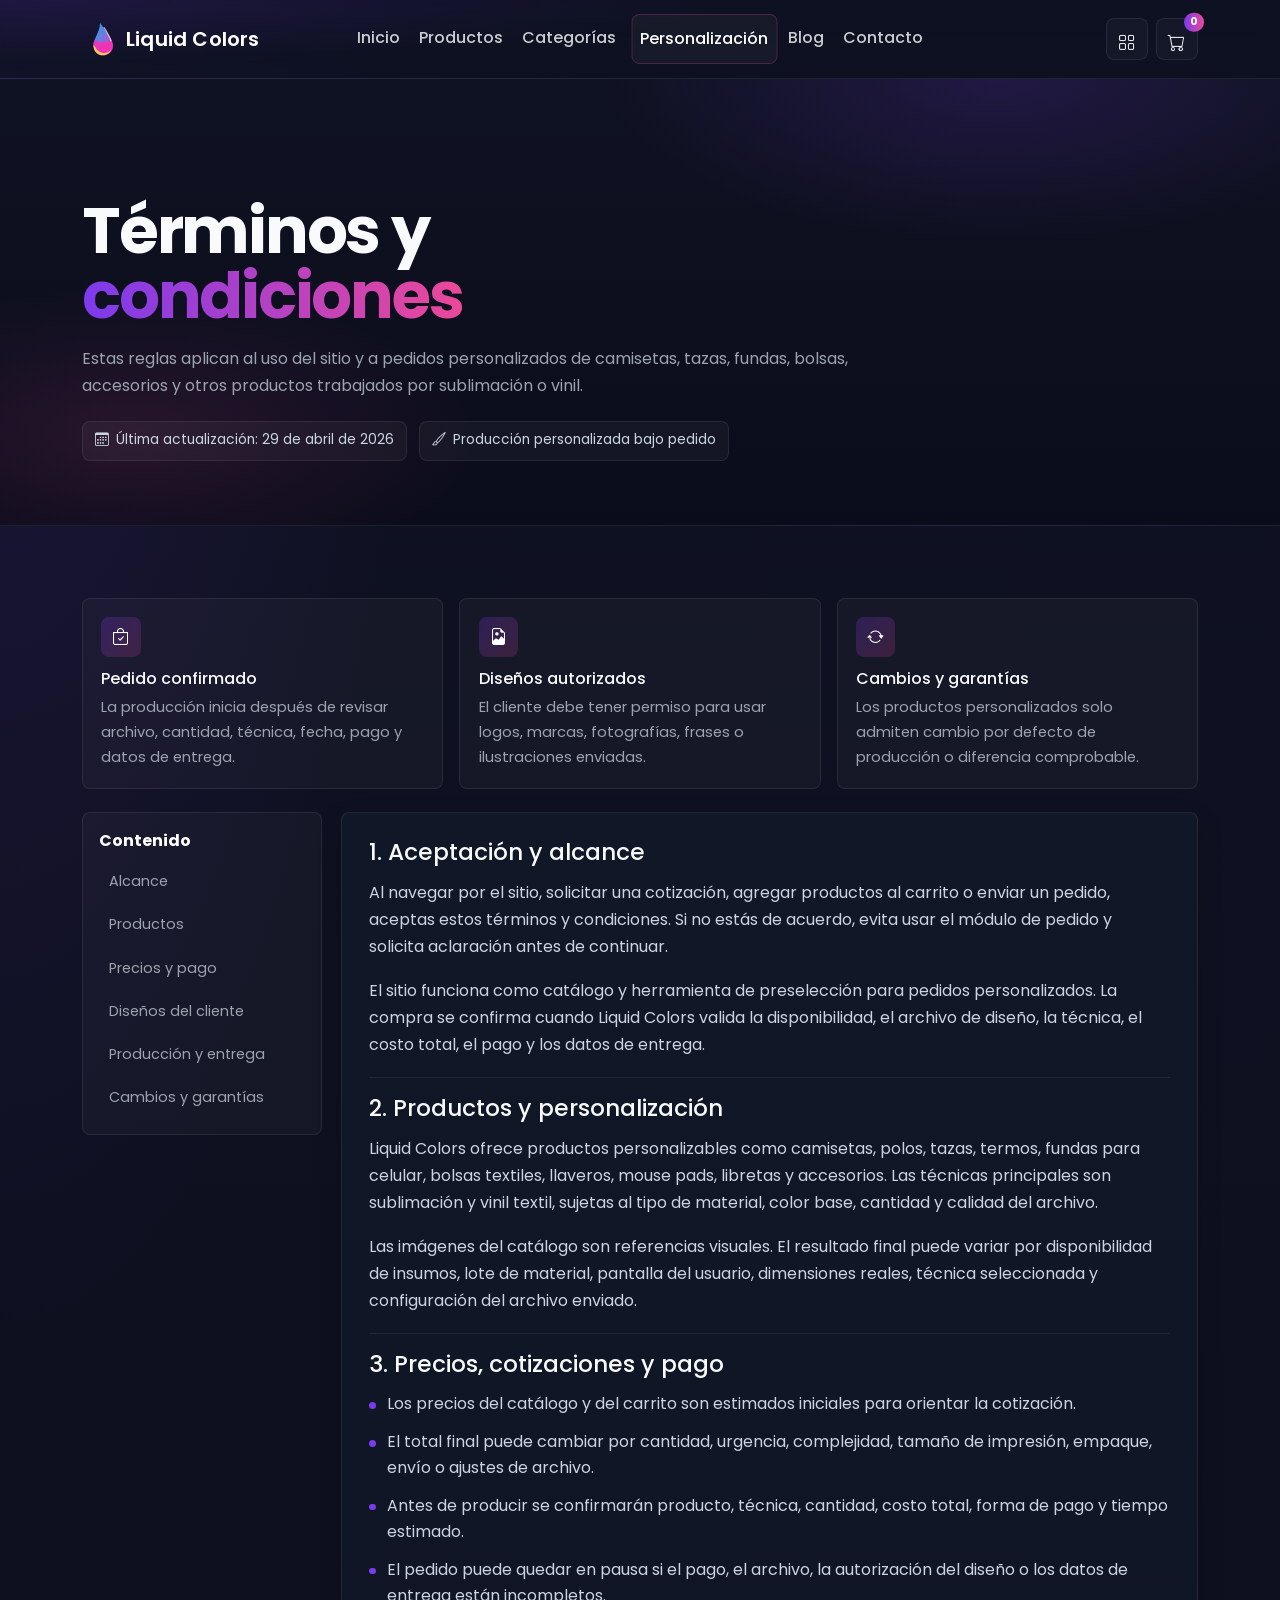
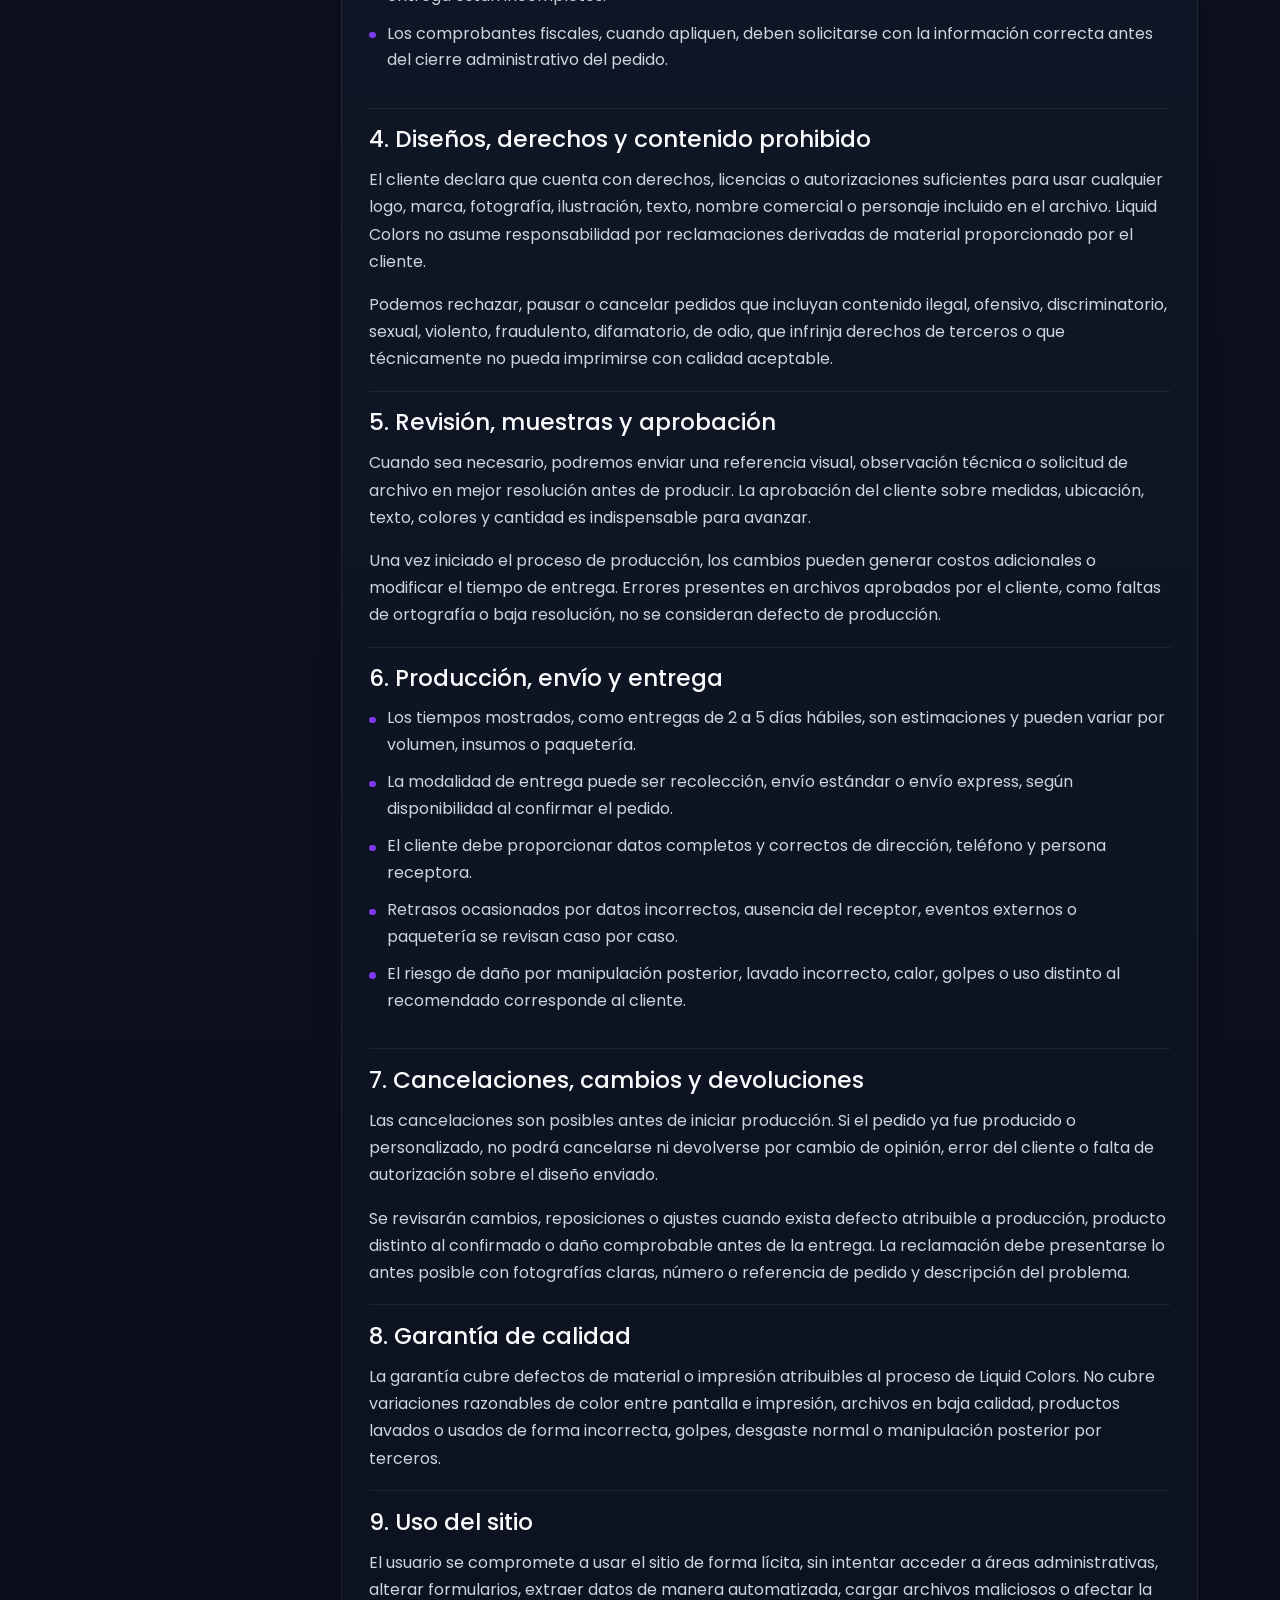
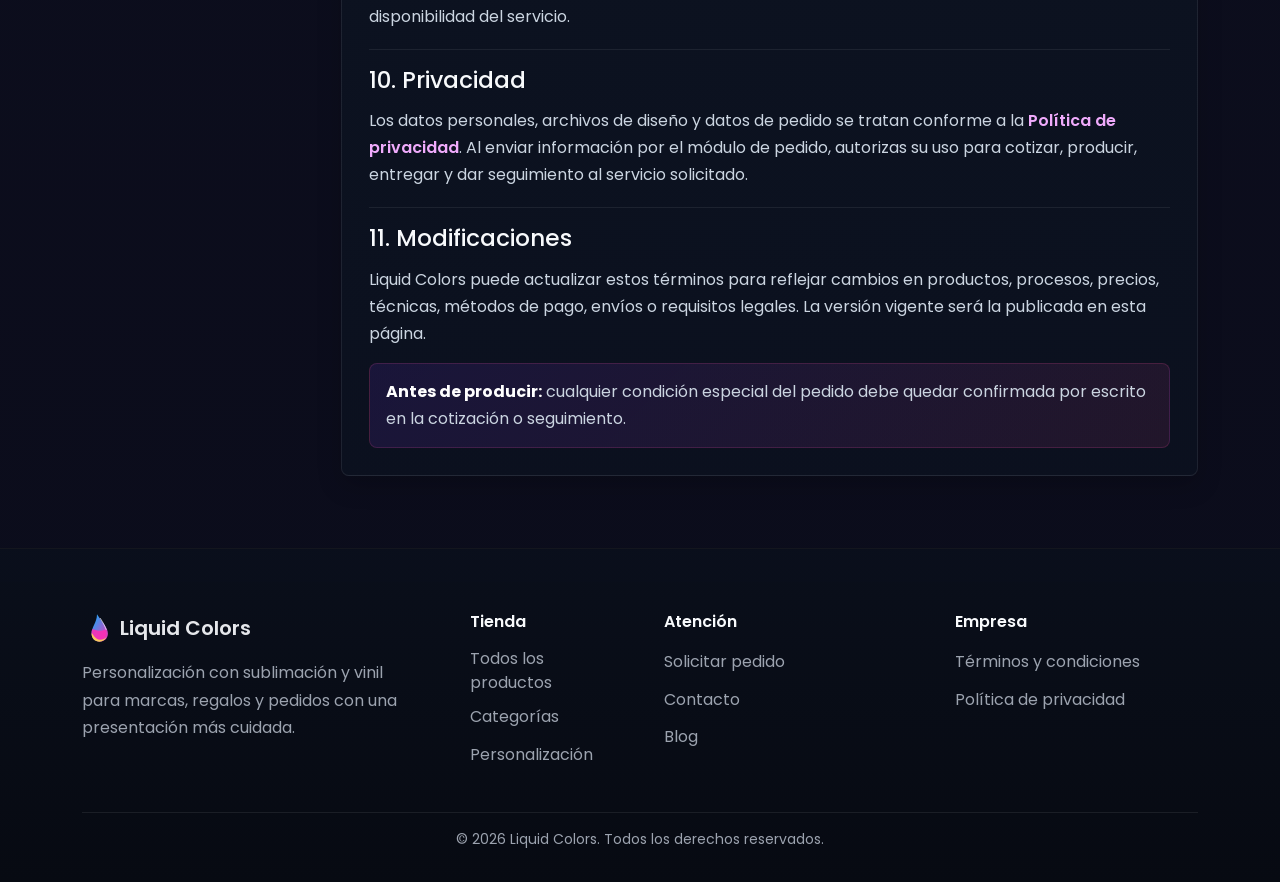
<file: frontend/html/terms.html>
<!doctype html>
<html lang="es" data-bs-theme="dark">
  <head>
    <meta charset="utf-8" />
    <meta name="viewport" content="width=device-width, initial-scale=1" />
    <title>Términos y condiciones | Liquid Colors</title>
    <meta
      name="description"
      content="Términos y condiciones de Liquid Colors para productos personalizados por sublimación y vinil."
    />

    <link rel="preconnect" href="https://fonts.googleapis.com" />
    <link rel="preconnect" href="https://fonts.gstatic.com" crossorigin />
    <link href="https://fonts.googleapis.com/css2?family=Poppins:wght@400;500;600;700&amp;display=swap" rel="stylesheet" />
    <link href="https://cdn.jsdelivr.net/npm/bootstrap@5.3.3/dist/css/bootstrap.min.css" rel="stylesheet" />
    <link href="https://cdn.jsdelivr.net/npm/bootstrap-icons@1.11.3/font/bootstrap-icons.css" rel="stylesheet" />

    <link rel="stylesheet" href="../css/styles.css?v=20260429b" />
  </head>
  <body>
    <a class="skip-link" href="#termsContent">Saltar a los términos y condiciones</a>

    <nav class="navbar navbar-expand-lg navbar-dark nav-glass sticky-top" aria-label="Principal">
      <div class="container">
        <a class="navbar-brand d-flex align-items-center gap-2" href="./index.html">
          <img src="../imgs/logo.svg" class="logo-brand" alt="Liquid Colors" />
          <span class="fw-semibold">Liquid Colors</span>
        </a>

        <button
          class="navbar-toggler"
          type="button"
          data-bs-toggle="collapse"
          data-bs-target="#mainNav"
          aria-controls="mainNav"
          aria-expanded="false"
          aria-label="Abrir navegación"
        >
          <span class="navbar-toggler-icon"></span>
        </button>

        <div id="mainNav" class="collapse navbar-collapse">
          <ul class="navbar-nav center-nav">
            <li class="nav-item"><a class="nav-link" href="./index.html#inicio">Inicio</a></li>
            <li class="nav-item"><a class="nav-link" href="./products.html">Productos</a></li>
            <li class="nav-item"><a class="nav-link" href="./index.html#categorias">Categorías</a></li>
            <li class="nav-item"><a class="nav-link nav-link-cta" href="./order.html">Personalización</a></li>
            <li class="nav-item"><a class="nav-link" href="./blog.html">Blog</a></li>
            <li class="nav-item"><a class="nav-link" href="./index.html#contacto">Contacto</a></li>
          </ul>

          <div class="nav-actions d-flex align-items-center gap-2 ms-auto">
            <a class="icon-link" href="./products.html" aria-label="Ir al catálogo">
              <i class="bi bi-grid" aria-hidden="true"></i>
            </a>
            <a class="icon-link position-relative" href="./products.html#shoppingCart" aria-label="Ver carrito">
              <i class="bi bi-cart" aria-hidden="true"></i>
              <span id="cartBadge" class="badge rounded-pill cart-badge">0</span>
            </a>
          </div>
        </div>
      </div>
    </nav>

    <header class="legal-hero">
      <div class="container">
        <div class="legal-hero-copy">
          
          <h1 class="fw-bold mb-3">Términos y <span class="grad-text">condiciones</span></h1>
          <p class="text-muted-300 mb-0">
            Estas reglas aplican al uso del sitio y a pedidos personalizados de camisetas, tazas, fundas, bolsas,
            accesorios y otros productos trabajados por sublimación o vinil.
          </p>
          <div class="legal-meta">
            <span><i class="bi bi-calendar3" aria-hidden="true"></i> Última actualización: 29 de abril de 2026</span>
            <span><i class="bi bi-brush" aria-hidden="true"></i> Producción personalizada bajo pedido</span>
          </div>
        </div>
      </div>
    </header>

    <main id="termsContent" class="legal-main">
      <div class="container">
        <section class="legal-summary-grid" aria-label="Resumen de términos">
          <article class="legal-summary-card">
            <i class="bi bi-bag-check" aria-hidden="true"></i>
            <h2>Pedido confirmado</h2>
            <p>La producción inicia después de revisar archivo, cantidad, técnica, fecha, pago y datos de entrega.</p>
          </article>
          <article class="legal-summary-card">
            <i class="bi bi-file-earmark-image" aria-hidden="true"></i>
            <h2>Diseños autorizados</h2>
            <p>El cliente debe tener permiso para usar logos, marcas, fotografías, frases o ilustraciones enviadas.</p>
          </article>
          <article class="legal-summary-card">
            <i class="bi bi-arrow-repeat" aria-hidden="true"></i>
            <h2>Cambios y garantías</h2>
            <p>Los productos personalizados solo admiten cambio por defecto de producción o diferencia comprobable.</p>
          </article>
        </section>

        <div class="legal-layout">
          <aside class="legal-nav-card" aria-label="Índice de términos">
            <strong>Contenido</strong>
            <a href="#terminos-alcance">Alcance</a>
            <a href="#terminos-productos">Productos</a>
            <a href="#terminos-precios">Precios y pago</a>
            <a href="#terminos-disenos">Diseños del cliente</a>
            <a href="#terminos-produccion">Producción y entrega</a>
            <a href="#terminos-cambios">Cambios y garantías</a>
          </aside>

          <article class="legal-doc card-dark">
            <section id="terminos-alcance" class="legal-section">
              <h2>1. Aceptación y alcance</h2>
              <p>
                Al navegar por el sitio, solicitar una cotización, agregar productos al carrito o enviar un pedido,
                aceptas estos términos y condiciones. Si no estás de acuerdo, evita usar el módulo de pedido y solicita
                aclaración antes de continuar.
              </p>
              <p>
                El sitio funciona como catálogo y herramienta de preselección para pedidos personalizados. La compra se
                confirma cuando Liquid Colors valida la disponibilidad, el archivo de diseño, la técnica, el costo total,
                el pago y los datos de entrega.
              </p>
            </section>

            <section id="terminos-productos" class="legal-section">
              <h2>2. Productos y personalización</h2>
              <p>
                Liquid Colors ofrece productos personalizables como camisetas, polos, tazas, termos, fundas para celular,
                bolsas textiles, llaveros, mouse pads, libretas y accesorios. Las técnicas principales son sublimación y
                vinil textil, sujetas al tipo de material, color base, cantidad y calidad del archivo.
              </p>
              <p>
                Las imágenes del catálogo son referencias visuales. El resultado final puede variar por disponibilidad de
                insumos, lote de material, pantalla del usuario, dimensiones reales, técnica seleccionada y configuración
                del archivo enviado.
              </p>
            </section>

            <section id="terminos-precios" class="legal-section">
              <h2>3. Precios, cotizaciones y pago</h2>
              <ul class="legal-list">
                <li>Los precios del catálogo y del carrito son estimados iniciales para orientar la cotización.</li>
                <li>El total final puede cambiar por cantidad, urgencia, complejidad, tamaño de impresión, empaque, envío o ajustes de archivo.</li>
                <li>Antes de producir se confirmarán producto, técnica, cantidad, costo total, forma de pago y tiempo estimado.</li>
                <li>El pedido puede quedar en pausa si el pago, el archivo, la autorización del diseño o los datos de entrega están incompletos.</li>
                <li>Los comprobantes fiscales, cuando apliquen, deben solicitarse con la información correcta antes del cierre administrativo del pedido.</li>
              </ul>
            </section>

            <section id="terminos-disenos" class="legal-section">
              <h2>4. Diseños, derechos y contenido prohibido</h2>
              <p>
                El cliente declara que cuenta con derechos, licencias o autorizaciones suficientes para usar cualquier
                logo, marca, fotografía, ilustración, texto, nombre comercial o personaje incluido en el archivo. Liquid
                Colors no asume responsabilidad por reclamaciones derivadas de material proporcionado por el cliente.
              </p>
              <p>
                Podemos rechazar, pausar o cancelar pedidos que incluyan contenido ilegal, ofensivo, discriminatorio,
                sexual, violento, fraudulento, difamatorio, de odio, que infrinja derechos de terceros o que técnicamente
                no pueda imprimirse con calidad aceptable.
              </p>
            </section>

            <section class="legal-section">
              <h2>5. Revisión, muestras y aprobación</h2>
              <p>
                Cuando sea necesario, podremos enviar una referencia visual, observación técnica o solicitud de archivo en
                mejor resolución antes de producir. La aprobación del cliente sobre medidas, ubicación, texto, colores y
                cantidad es indispensable para avanzar.
              </p>
              <p>
                Una vez iniciado el proceso de producción, los cambios pueden generar costos adicionales o modificar el
                tiempo de entrega. Errores presentes en archivos aprobados por el cliente, como faltas de ortografía o
                baja resolución, no se consideran defecto de producción.
              </p>
            </section>

            <section id="terminos-produccion" class="legal-section">
              <h2>6. Producción, envío y entrega</h2>
              <ul class="legal-list">
                <li>Los tiempos mostrados, como entregas de 2 a 5 días hábiles, son estimaciones y pueden variar por volumen, insumos o paquetería.</li>
                <li>La modalidad de entrega puede ser recolección, envío estándar o envío express, según disponibilidad al confirmar el pedido.</li>
                <li>El cliente debe proporcionar datos completos y correctos de dirección, teléfono y persona receptora.</li>
                <li>Retrasos ocasionados por datos incorrectos, ausencia del receptor, eventos externos o paquetería se revisan caso por caso.</li>
                <li>El riesgo de daño por manipulación posterior, lavado incorrecto, calor, golpes o uso distinto al recomendado corresponde al cliente.</li>
              </ul>
            </section>

            <section id="terminos-cambios" class="legal-section">
              <h2>7. Cancelaciones, cambios y devoluciones</h2>
              <p>
                Las cancelaciones son posibles antes de iniciar producción. Si el pedido ya fue producido o personalizado,
                no podrá cancelarse ni devolverse por cambio de opinión, error del cliente o falta de autorización sobre
                el diseño enviado.
              </p>
              <p>
                Se revisarán cambios, reposiciones o ajustes cuando exista defecto atribuible a producción, producto
                distinto al confirmado o daño comprobable antes de la entrega. La reclamación debe presentarse lo antes
                posible con fotografías claras, número o referencia de pedido y descripción del problema.
              </p>
            </section>

            <section class="legal-section">
              <h2>8. Garantía de calidad</h2>
              <p>
                La garantía cubre defectos de material o impresión atribuibles al proceso de Liquid Colors. No cubre
                variaciones razonables de color entre pantalla e impresión, archivos en baja calidad, productos lavados o
                usados de forma incorrecta, golpes, desgaste normal o manipulación posterior por terceros.
              </p>
            </section>

            <section class="legal-section">
              <h2>9. Uso del sitio</h2>
              <p>
                El usuario se compromete a usar el sitio de forma lícita, sin intentar acceder a áreas administrativas,
                alterar formularios, extraer datos de manera automatizada, cargar archivos maliciosos o afectar la
                disponibilidad del servicio.
              </p>
            </section>

            <section class="legal-section">
              <h2>10. Privacidad</h2>
              <p>
                Los datos personales, archivos de diseño y datos de pedido se tratan conforme a la
                <a href="./privacy.html">Política de privacidad</a>. Al enviar información por el módulo de pedido,
                autorizas su uso para cotizar, producir, entregar y dar seguimiento al servicio solicitado.
              </p>
            </section>

            <section class="legal-section">
              <h2>11. Modificaciones</h2>
              <p>
                Liquid Colors puede actualizar estos términos para reflejar cambios en productos, procesos, precios,
                técnicas, métodos de pago, envíos o requisitos legales. La versión vigente será la publicada en esta página.
              </p>
              <div class="legal-note">
                <strong>Antes de producir:</strong>
                cualquier condición especial del pedido debe quedar confirmada por escrito en la cotización o seguimiento.
              </div>
            </section>
          </article>
        </div>
      </div>
    </main>

    <footer class="footer-dark" role="contentinfo">
      <div class="container footer-shell">
        <div class="row g-4 g-lg-5">
          <div class="col-lg-4">
            <div class="footer-brand">
              <div class="d-flex align-items-center gap-2 mb-3">
                <img src="../imgs/logo.svg" class="logo-brand" alt="Liquid Colors" />
                <span class="fw-semibold fs-5">Liquid Colors</span>
              </div>
              <p class="text-muted-300 mb-0">
                Personalización con sublimación y vinil para marcas, regalos y pedidos con una presentación más cuidada.
              </p>
            </div>
          </div>

          <div class="col-6 col-lg-2">
            <h6 class="fw-semibold mb-3">Tienda</h6>
            <ul class="list-unstyled m-0 footer-links">
              <li><a href="./products.html">Todos los productos</a></li>
              <li><a href="./index.html#categorias">Categorías</a></li>
              <li><a href="./order.html">Personalización</a></li>
            </ul>
          </div>

          <div class="col-6 col-lg-3">
            <h6 class="fw-semibold mb-3">Atención</h6>
            <ul class="list-unstyled m-0 footer-links">
              <li><a href="./order.html">Solicitar pedido</a></li>
              <li><a href="./index.html#contacto">Contacto</a></li>
              <li><a href="./blog.html">Blog</a></li>
            </ul>
          </div>

          <div class="col-12 col-lg-3">
            <h6 class="fw-semibold mb-3">Empresa</h6>
            <ul class="list-unstyled m-0 footer-links">
              <li><a href="./terms.html" aria-current="page">Términos y condiciones</a></li>
              <li><a href="./privacy.html">Política de privacidad</a></li>
            </ul>
          </div>
        </div>

        <div class="footer-bottom text-center text-muted-300 small">
          © 2026 Liquid Colors. Todos los derechos reservados.
        </div>
      </div>
    </footer>

    <script src="https://cdn.jsdelivr.net/npm/bootstrap@5.3.3/dist/js/bootstrap.bundle.min.js"></script>
    <script src="../scripts/script.js?v=20260429b"></script>
  </body>
</html>
</file>
<file: frontend/css/styles.css>
/* =======================
   Tokens y base
======================= */
:root {
  --bg: #0b0c1b;
  --bg-2: #0f1222;
  --bg-3: #13192c;
  --card: #111827;
  --card-soft: rgba(17, 24, 39, 0.72);
  --surface: rgba(255, 255, 255, 0.05);
  --surface-strong: rgba(255, 255, 255, 0.08);
  --surface-stronger: rgba(255, 255, 255, 0.12);
  --border: rgba(255, 255, 255, 0.08);
  --border-strong: rgba(255, 255, 255, 0.14);
  --muted-300: #9ca3af;
  --text: #e5e7eb;
  --text-soft: #cbd5e1;
  --text-strong: #f8fafc;
  --grad-a: #7c3aed;
  --grad-b: #ec4899;
  --ring: rgba(236, 72, 153, 0.22);
  --ring-strong: rgba(236, 72, 153, 0.45);
  --shadow-sm: 0 12px 28px rgba(0, 0, 0, 0.18);
  --shadow-md: 0 20px 48px rgba(0, 0, 0, 0.28);
  --shadow-lg: 0 28px 80px rgba(0, 0, 0, 0.38);
  --radius-sm: 14px;
  --radius: 20px;
  --radius-lg: 28px;
  --section-space: clamp(4.5rem, 5vw, 6.5rem);
  --section-space-sm: clamp(3rem, 4vw, 4.25rem);
  --nav-height: 84px;
  --focus-ring: 0 0 0 3px rgba(236, 72, 153, 0.16);
}

*,
*::before,
*::after {
  box-sizing: border-box;
  font-family: "Poppins", system-ui, -apple-system, BlinkMacSystemFont, "Segoe UI", sans-serif;
}

html {
  scroll-behavior: smooth;
}

body {
  margin: 0;
  min-height: 100vh;
  background:
    radial-gradient(60% 60% at 0% 0%, rgba(124, 58, 237, 0.12), transparent 55%),
    linear-gradient(180deg, var(--bg-2), var(--bg));
  color: var(--text);
  text-rendering: optimizeLegibility;
  -webkit-font-smoothing: antialiased;
  overflow-x: hidden;
}

main {
  overflow: hidden;
}

img {
  max-width: 100%;
  height: auto;
  display: block;
}

a {
  color: inherit;
  text-decoration: none;
}

button,
input,
select,
textarea {
  font: inherit;
}

button {
  cursor: pointer;
}

h1,
h2,
h3,
h4,
h5,
h6 {
  color: var(--text-strong);
  line-height: 1.1;
}

p {
  line-height: 1.7;
}

hr {
  opacity: 0.12;
}

header[id],
section[id],
footer[id] {
  scroll-margin-top: calc(var(--nav-height) + 1rem);
}

.skip-link {
  position: fixed;
  left: 1rem;
  top: 1rem;
  z-index: 1200;
  padding: 0.75rem 1rem;
  border-radius: 999px;
  background: #fff;
  color: #090b14;
  transform: translateY(-160%);
  transition: transform 0.22s ease;
}

.skip-link:focus {
  transform: translateY(0);
}

:focus-visible {
  outline: none;
  box-shadow: var(--focus-ring);
}

/* =======================
   Helpers
======================= */
.grad-text {
  background: linear-gradient(90deg, var(--grad-a), var(--grad-b));
  -webkit-background-clip: text;
  background-clip: text;
  color: transparent;
}

.text-muted-300 {
  color: var(--muted-300) !important;
}

.card-dark {
  background: linear-gradient(180deg, rgba(17, 24, 39, 0.94), rgba(12, 17, 31, 0.92));
  border: 1px solid var(--border);
  border-radius: var(--radius);
}

.object-cover {
  object-fit: cover;
}

.section-dark {
  background:
    linear-gradient(180deg, rgba(12, 15, 27, 0.96), rgba(10, 12, 22, 0.98));
  border-top: 1px solid rgba(255, 255, 255, 0.04);
  border-bottom: 1px solid rgba(255, 255, 255, 0.04);
}

.section-spacing {
  padding-block: var(--section-space);
}

.section-spacing-sm {
  padding-block: var(--section-space-sm);
}

.section-intro {
  max-width: 46rem;
  margin: 0 auto 2.75rem;
}

.section-intro h2 {
  margin-bottom: 0.9rem;
  font-size: clamp(2rem, 4vw, 3.1rem);
}

.section-intro p {
  margin-bottom: 0;
  font-size: 1rem;
}

.section-eyebrow {
  display: inline-flex;
  align-items: center;
  gap: 0.4rem;
  margin-bottom: 0.85rem;
  padding: 0.45rem 0.85rem;
  border-radius: 999px;
  background: rgba(124, 58, 237, 0.12);
  border: 1px solid rgba(236, 72, 153, 0.2);
  color: #f0abfc;
  font-size: 0.78rem;
  font-weight: 600;
  letter-spacing: 0.08em;
  text-transform: uppercase;
}

.logo-brand {
  width: auto !important;
  height: 36px !important;
  object-fit: contain;
}

.footer-dark .logo-brand {
  height: 30px !important;
}

/* =======================
   Navbar
======================= */
.nav-glass {
  background:
    radial-gradient(120% 160% at 0% 0%, rgba(124, 58, 237, 0.14), rgba(0, 0, 0, 0) 48%),
    linear-gradient(180deg, rgba(13, 17, 33, 0.84), rgba(13, 17, 33, 0.72));
  backdrop-filter: blur(14px);
  -webkit-backdrop-filter: blur(14px);
  border-bottom: 1px solid rgba(255, 255, 255, 0.06);
  transition:
    background 0.28s ease,
    border-color 0.28s ease,
    box-shadow 0.28s ease,
    padding 0.28s ease;
}

.navbar {
  padding-block: 1rem;
}

.navbar.scrolled {
  background:
    radial-gradient(120% 160% at 0% 0%, rgba(124, 58, 237, 0.12), rgba(0, 0, 0, 0) 45%),
    linear-gradient(180deg, rgba(10, 13, 24, 0.92), rgba(10, 13, 24, 0.82));
  border-color: rgba(255, 255, 255, 0.09);
  box-shadow: 0 16px 40px rgba(0, 0, 0, 0.24);
  padding-block: 0.8rem;
}

.navbar .container {
  position: relative;
}

.navbar-brand {
  color: #fff;
}

.navbar-brand span {
  letter-spacing: 0.01em;
}

.navbar .nav-link {
  position: relative;
  padding: 0.75rem 0.95rem;
  color: rgba(229, 231, 235, 0.88);
  font-weight: 500;
  transition:
    color 0.22s ease,
    opacity 0.22s ease,
    transform 0.22s ease;
}

.navbar .nav-link:hover,
.navbar .nav-link.active {
  color: #fff;
}

.center-nav .nav-link::after {
  content: "";
  position: absolute;
  left: 50%;
  bottom: 0.2rem;
  width: 100%;
  max-width: 42px;
  height: 2px;
  border-radius: 999px;
  background: linear-gradient(90deg, var(--grad-a), var(--grad-b));
  transform: translateX(-50%) scaleX(0);
  transform-origin: center;
  opacity: 0.92;
  transition: transform 0.24s ease;
}

.center-nav .nav-link:hover::after,
.center-nav .nav-link:focus-visible::after,
.center-nav .nav-link.active::after {
  transform: translateX(-50%) scaleX(1);
}

.nav-link-cta {
  margin-left: 0.25rem;
  border-radius: 999px;
  background: rgba(255, 255, 255, 0.04);
  border: 1px solid rgba(236, 72, 153, 0.24);
  color: #fff !important;
}

.nav-link-cta::after {
  display: none;
}

.nav-link-cta:hover,
.nav-link-cta.active {
  background: linear-gradient(135deg, rgba(124, 58, 237, 0.24), rgba(236, 72, 153, 0.18));
  border-color: rgba(236, 72, 153, 0.4);
}

.nav-actions {
  position: relative;
  z-index: 1;
}

.icon-link {
  width: 42px;
  height: 42px;
  display: inline-grid;
  place-items: center;
  border-radius: 14px;
  border: 1px solid rgba(255, 255, 255, 0.08);
  background: rgba(255, 255, 255, 0.03);
  color: #e5e7eb;
  font-size: 1.1rem;
  transition:
    transform 0.22s ease,
    border-color 0.22s ease,
    background 0.22s ease,
    color 0.22s ease;
}

.icon-link:hover {
  transform: translateY(-2px);
  background: rgba(255, 255, 255, 0.07);
  border-color: rgba(236, 72, 153, 0.3);
  color: #fff;
}

.cart-badge {
  position: absolute;
  top: -1px;
  right: -1px;
  transform: translate(30%, -28%);
  min-width: 1.15rem;
  padding: 0.24rem 0.38rem;
  background: linear-gradient(90deg, var(--grad-a), var(--grad-b));
  color: #fff;
  font-size: 0.68rem;
  font-weight: 700;
}

.cart-badge.is-bump {
  animation: badgeBump 0.34s ease;
}

.navbar-toggler {
  padding: 0.5rem 0.7rem;
  border: 1px solid rgba(255, 255, 255, 0.14);
  border-radius: 14px;
  background: rgba(255, 255, 255, 0.03);
}

.navbar-toggler:focus {
  box-shadow: var(--focus-ring);
}

/* =======================
   Hero
======================= */
.hero-section {
  position: relative;
  padding-top: calc(var(--nav-height) + 2rem);
  padding-bottom: clamp(3rem, 5vw, 4.25rem);
  background:
    radial-gradient(48% 54% at 82% 10%, rgba(124, 58, 237, 0.16), transparent 70%),
    radial-gradient(40% 40% at 10% 74%, rgba(236, 72, 153, 0.12), transparent 72%),
    linear-gradient(180deg, var(--bg-2), var(--bg));
}

.hero-shell {
  position: relative;
  z-index: 1;
}

.hero-grid {
  min-height: min(68vh, 640px);
}

.hero-copy {
  max-width: 39rem;
}

.pill {
  display: inline-flex;
  align-items: center;
  padding: 0.55rem 0.95rem;
  border-radius: 999px;
  background: rgba(124, 58, 237, 0.14);
  border: 1px solid rgba(124, 58, 237, 0.22);
  color: #e9d5ff;
  font-weight: 500;
  letter-spacing: 0.01em;
}

.hero-title {
  max-width: 9.5ch;
  font-size: clamp(2.5rem, 4.7vw, 4.35rem);
  line-height: 0.96;
  letter-spacing: -0.05em;
  text-wrap: balance;
  overflow-wrap: anywhere;
}

.hero-title .grad-text {
  display: block;
  margin-top: 0.15rem;
}

.hero-lead {
  max-width: 38rem;
  font-size: 1.02rem;
}

.hero-actions {
  display: flex;
  flex-wrap: wrap;
  gap: 0.95rem;
  margin-top: 1.55rem;
}

.hero-primary-btn {
  min-width: 13.5rem;
}

.hero-stats {
  display: grid;
  grid-template-columns: repeat(3, minmax(0, 1fr));
  gap: 0.85rem;
  margin-top: 1.6rem;
}

.stat-card {
  padding: 1rem 1.05rem;
  border-radius: 18px;
  background: rgba(255, 255, 255, 0.04);
  border: 1px solid rgba(255, 255, 255, 0.07);
  box-shadow: inset 0 1px 0 rgba(255, 255, 255, 0.03);
}

.stat-value {
  display: block;
  margin-bottom: 0.25rem;
  font-size: 1.45rem;
  font-weight: 700;
  letter-spacing: 0.01em;
  color: #fff;
}

.stat-label {
  display: block;
  color: var(--muted-300);
  font-size: 0.88rem;
  line-height: 1.5;
}

.hero-visual-wrap {
  position: relative;
}

.hero-image {
  position: relative;
  min-height: 360px;
  padding: 0.85rem;
  border-radius: 30px;
  overflow: hidden;
  box-shadow: var(--shadow-lg);
}

.hero-image::before {
  content: "";
  position: absolute;
  inset: 0;
  background:
    linear-gradient(160deg, rgba(255, 255, 255, 0.12), transparent 30%),
    linear-gradient(180deg, transparent 55%, rgba(9, 11, 22, 0.28) 100%);
  pointer-events: none;
}

.hero-image img {
  width: 100%;
  height: 100%;
  border-radius: 22px;
  filter: contrast(1.02) saturate(1.05);
}

.hero-image-badge {
  position: absolute;
  left: 1.5rem;
  right: 1.5rem;
  bottom: 1.5rem;
  display: grid;
  gap: 0.25rem;
  padding: 0.9rem 1rem;
  border-radius: 18px;
  background: linear-gradient(180deg, rgba(9, 13, 24, 0.48), rgba(9, 13, 24, 0.82));
  border: 1px solid rgba(255, 255, 255, 0.12);
  backdrop-filter: blur(10px);
}

.hero-image-title {
  font-size: 0.96rem;
  font-weight: 600;
  color: #fff;
}

.hero-image-copy {
  color: var(--text-soft);
  font-size: 0.88rem;
  line-height: 1.5;
}

.hero-glow {
  pointer-events: none;
  position: absolute;
  inset: 0;
  background: radial-gradient(30% 36% at 70% 18%, rgba(236, 72, 153, 0.12), transparent 72%);
  opacity: 0.85;
  animation: heroGlowFloat 10s ease-in-out infinite alternate;
}

/* =======================
   Beneficios
======================= */
.benefit-card {
  height: 100%;
  padding: 1.55rem 1.25rem;
  border-radius: 22px;
  background: rgba(255, 255, 255, 0.03);
  border: 1px solid rgba(255, 255, 255, 0.06);
  transition:
    transform 0.22s ease,
    border-color 0.22s ease,
    background 0.22s ease;
}

.benefit-card:hover {
  transform: translateY(-4px);
  background: rgba(255, 255, 255, 0.04);
  border-color: rgba(236, 72, 153, 0.24);
}

.icon-circle {
  width: 64px;
  height: 64px;
  display: grid;
  place-items: center;
  margin-inline: auto;
  border-radius: 999px;
  border: 1px solid rgba(255, 255, 255, 0.08);
  background:
    radial-gradient(100% 100% at 50% 0%, rgba(124, 58, 237, 0.24), rgba(236, 72, 153, 0.16));
  color: #ead7ff;
  font-size: 1.4rem;
}

/* =======================
   Botones
======================= */
.btn {
  position: relative;
  display: inline-flex;
  align-items: center;
  justify-content: center;
  gap: 0.35rem;
  border-radius: 16px;
  font-weight: 600;
  letter-spacing: 0.01em;
  transition:
    transform 0.22s ease,
    box-shadow 0.22s ease,
    background 0.22s ease,
    border-color 0.22s ease,
    color 0.22s ease;
}

.btn:hover {
  transform: translateY(-1px);
}

.btn:active {
  transform: translateY(0);
}

.btn-lg {
  padding: 0.95rem 1.3rem;
}

.btn-grad {
  border: none;
  color: #fff;
  background: linear-gradient(135deg, var(--grad-a), var(--grad-b));
  box-shadow:
    0 18px 34px rgba(124, 58, 237, 0.2),
    inset 0 1px 0 rgba(255, 255, 255, 0.14);
}

.btn-grad:hover,
.btn-grad:focus-visible {
  color: #fff;
  box-shadow:
    0 22px 42px rgba(124, 58, 237, 0.26),
    inset 0 1px 0 rgba(255, 255, 255, 0.16);
}

.btn-surface {
  border: 1px solid rgba(255, 255, 255, 0.12);
  background: rgba(255, 255, 255, 0.05);
  color: #fff;
  box-shadow: inset 0 1px 0 rgba(255, 255, 255, 0.03);
}

.btn-surface:hover,
.btn-surface:focus-visible {
  color: #fff;
  background: rgba(255, 255, 255, 0.08);
  border-color: rgba(236, 72, 153, 0.24);
}

.btn-product {
  width: 100%;
  min-height: 3rem;
}

.product-actions {
  display: grid;
  gap: 0.65rem;
  margin-top: 0.15rem;
}

/* =======================
   Categorías
======================= */
.cat-card {
  position: relative;
  display: block;
  min-height: 320px;
  overflow: hidden;
  border-radius: 24px;
  box-shadow: var(--shadow-sm);
  transition:
    transform 0.28s ease,
    box-shadow 0.28s ease,
    border-color 0.28s ease;
}

.cat-card img {
  width: 100%;
  height: 100%;
  min-height: 320px;
  object-fit: cover;
  filter: brightness(0.88) saturate(0.96);
  transform: scale(1.01);
  transition:
    transform 0.45s ease,
    filter 0.45s ease;
}

.cat-card.is-image-missing {
  background:
    radial-gradient(80% 80% at 20% 10%, rgba(124, 58, 237, 0.18), transparent 60%),
    linear-gradient(180deg, rgba(16, 22, 38, 0.98), rgba(11, 15, 27, 0.96));
}

.cat-card.is-image-missing img {
  display: none;
}

.cat-overlay {
  position: absolute;
  inset: auto 0 0 0;
  display: flex;
  flex-direction: column;
  gap: 0.38rem;
  padding: 1.3rem 1.35rem 1.4rem;
  background:
    linear-gradient(180deg, rgba(0, 0, 0, 0) 4%, rgba(7, 10, 18, 0.4) 36%, rgba(7, 10, 18, 0.92) 100%);
}

.cat-kicker {
  font-size: 0.72rem;
  letter-spacing: 0.09em;
  text-transform: uppercase;
  color: #f5d0fe;
  font-weight: 600;
}

.cat-overlay h5 {
  font-size: 1.2rem;
}

.cat-overlay p {
  max-width: 21rem;
  color: #d1d5db !important;
  line-height: 1.55;
}

.link-more {
  display: inline-flex;
  align-items: center;
  gap: 0.45rem;
  margin-top: 0.25rem;
  color: #ddd6fe;
  font-weight: 600;
}

.link-more i {
  transition: transform 0.22s ease;
}

.cat-card:hover {
  transform: translateY(-6px);
  border-color: rgba(236, 72, 153, 0.32);
  box-shadow: var(--shadow-md);
}

.cat-card:hover img {
  transform: scale(1.06);
  filter: brightness(0.96) saturate(1.04);
}

.cat-card:hover .link-more i {
  transform: translateX(4px);
}

/* =======================
   Destacados y carrusel
======================= */
.destacados-wrapper {
  position: relative;
  margin-inline: -0.45rem;
  padding-inline: 0.45rem;
}

.destacados-track {
  display: flex;
  gap: 1.2rem;
  overflow-x: auto;
  padding: 0.3rem 0.25rem 1rem;
  scroll-snap-type: x proximity;
  overscroll-behavior-x: contain;
  scrollbar-width: none;
  cursor: grab;
}

.destacados-track::-webkit-scrollbar {
  display: none;
}

.destacados-track.dragging {
  cursor: grabbing;
  user-select: none;
  scroll-snap-type: none;
}

.carousel-item-card {
  flex: 0 0 clamp(264px, 29vw, 338px);
  scroll-snap-align: start;
}

.carousel-item-card .product-card {
  height: 100%;
}

.product-card {
  display: flex;
  flex-direction: column;
  height: 100%;
  overflow: hidden;
  border-radius: 24px;
  background: linear-gradient(180deg, rgba(16, 23, 37, 0.96), rgba(11, 15, 27, 0.92));
  border: 1px solid rgba(255, 255, 255, 0.06);
  box-shadow: var(--shadow-sm);
  transition:
    transform 0.24s ease,
    border-color 0.24s ease,
    box-shadow 0.24s ease;
}

.product-card:hover {
  transform: translateY(-6px);
  border-color: rgba(236, 72, 153, 0.26);
  box-shadow: var(--shadow-md);
}

.product-media {
  position: relative;
  padding: 0.95rem 0.95rem 0;
}

.product-card.is-image-missing .product-media {
  background:
    radial-gradient(90% 90% at 0% 0%, rgba(124, 58, 237, 0.18), transparent 58%),
    linear-gradient(180deg, rgba(24, 31, 50, 0.96), rgba(15, 20, 33, 0.92));
}

.product-card.is-image-missing .product-cover {
  display: none;
}

.product-cover {
  width: 100%;
  height: 250px;
  border-radius: 18px;
  object-fit: cover;
  transition: transform 0.32s ease;
}

.product-card:hover .product-cover {
  transform: scale(1.03);
}

.product-body {
  display: flex;
  flex-direction: column;
  gap: 0.8rem;
  padding: 1rem 1.1rem 1.2rem;
  flex: 1;
}

.product-topline {
  display: flex;
  align-items: center;
  justify-content: space-between;
  gap: 0.75rem;
}

.product-tag {
  font-size: 0.75rem;
  font-weight: 600;
  letter-spacing: 0.06em;
  color: #c4b5fd;
  text-transform: uppercase;
}

.product-rating {
  display: inline-flex;
  align-items: center;
  gap: 0.35rem;
  font-size: 0.87rem;
  color: #fbbf24;
}

.product-rating-stars {
  display: inline-flex;
  gap: 0.1rem;
  font-size: 0.75rem;
  color: #fbbf24;
}

.product-rating-stars .bi-star {
  color: var(--muted-300);
}

.product-rating .product-rating-copy {
  color: #fff;
  font-weight: 500;
}

.product-rating .product-rating-reviews {
  color: var(--muted-300);
}

.product-title {
  margin: 0;
  font-size: 1.05rem;
  line-height: 1.5;
  min-height: 3.1em;
}

.product-description {
  margin: 0;
  color: var(--muted-300);
  font-size: 0.92rem;
  line-height: 1.6;
}

.product-price-row {
  display: flex;
  align-items: baseline;
  gap: 0.55rem;
  margin-top: auto;
}

.product-price {
  font-size: 1.45rem;
  font-weight: 700;
  color: #fff;
  letter-spacing: -0.02em;
}

.product-old {
  color: #94a3b8;
  text-decoration: line-through;
}

.product-meta {
  margin-top: -0.2rem;
  font-size: 0.82rem;
  color: #cbd5e1;
}

.badge-soft {
  position: absolute;
  top: 1.25rem;
  left: 1.25rem;
  z-index: 1;
  padding: 0.38rem 0.72rem;
  border-radius: 999px;
  border: 1px solid rgba(255, 255, 255, 0.2);
  background: rgba(9, 11, 20, 0.48);
  backdrop-filter: blur(10px);
  color: #fff;
  font-size: 0.76rem;
  font-weight: 600;
}

.badge-soft.is-bestseller {
  color: #fef3c7;
  border-color: rgba(251, 191, 36, 0.28);
}

.badge-soft.is-new {
  color: #bfdbfe;
  border-color: rgba(96, 165, 250, 0.28);
}

.badge-soft.is-sale {
  color: #fecaca;
  border-color: rgba(248, 113, 113, 0.28);
}

.badge-soft.is-eco {
  color: #bbf7d0;
  border-color: rgba(74, 222, 128, 0.28);
}

.wishlist {
  position: absolute;
  top: 1.25rem;
  right: 1.25rem;
  z-index: 1;
  width: 2.5rem;
  height: 2.5rem;
  display: grid;
  place-items: center;
  border: 1px solid rgba(255, 255, 255, 0.18);
  border-radius: 14px;
  background: rgba(9, 11, 20, 0.45);
  color: #fff;
  backdrop-filter: blur(10px);
  transition:
    background 0.22s ease,
    border-color 0.22s ease,
    transform 0.22s ease;
}

.wishlist:hover,
.wishlist:focus-visible {
  transform: translateY(-1px);
  background: rgba(255, 255, 255, 0.1);
  border-color: rgba(236, 72, 153, 0.34);
}

.wishlist.active {
  background: rgba(236, 72, 153, 0.18);
  border-color: rgba(236, 72, 153, 0.42);
  color: #f9a8d4;
}

.car-arrow {
  position: absolute;
  top: 50%;
  transform: translateY(-50%);
  z-index: 2;
  width: 46px;
  height: 46px;
  display: grid;
  place-items: center;
  border: 1px solid rgba(255, 255, 255, 0.16);
  border-radius: 999px;
  background: rgba(10, 14, 28, 0.52);
  color: #fff;
  backdrop-filter: blur(10px);
  box-shadow: 0 12px 28px rgba(0, 0, 0, 0.28);
  transition:
    transform 0.22s ease,
    background 0.22s ease,
    border-color 0.22s ease,
    opacity 0.22s ease;
}

.car-arrow i {
  font-size: 1.25rem;
  line-height: 1;
}

.car-arrow:hover {
  background: rgba(15, 19, 35, 0.78);
  border-color: rgba(236, 72, 153, 0.28);
}

.car-arrow:disabled {
  opacity: 0.35;
  pointer-events: none;
}

.car-arrow.prev {
  left: 0.25rem;
}

.car-arrow.next {
  right: 0.25rem;
}

.edge-fade {
  position: absolute;
  top: 0;
  bottom: 0;
  z-index: 1;
  width: 62px;
  pointer-events: none;
  opacity: 1;
  transition: opacity 0.22s ease;
}

.edge-fade.left {
  left: 0;
  background: linear-gradient(90deg, var(--bg) 35%, transparent);
}

.edge-fade.right {
  right: 0;
  background: linear-gradient(270deg, var(--bg) 35%, transparent);
}

.destacados-wrapper.is-at-start .edge-fade.left {
  opacity: 0;
}

.destacados-wrapper.is-at-end .edge-fade.right {
  opacity: 0;
}

/* =======================
   Pedido
======================= */
.order-section {
  position: relative;
  background:
    radial-gradient(50% 50% at 0% 0%, rgba(124, 58, 237, 0.16), transparent 75%),
    radial-gradient(38% 38% at 100% 15%, rgba(236, 72, 153, 0.12), transparent 75%),
    linear-gradient(180deg, #0d1120 0%, #090c16 100%);
}

.order-entry-shell {
  padding: clamp(1.2rem, 2.4vw, 1.45rem);
  box-shadow: var(--shadow-md);
}

.module-preview-list {
  display: grid;
  gap: 0.8rem;
  padding: 0;
  margin: 0 0 1.4rem;
  list-style: none;
}

.module-preview-list li {
  position: relative;
  padding-left: 1rem;
  color: var(--muted-300);
  line-height: 1.6;
}

.module-preview-list li::before {
  content: "";
  position: absolute;
  left: 0;
  top: 0.72rem;
  width: 0.38rem;
  height: 0.38rem;
  border-radius: 999px;
  background: linear-gradient(135deg, var(--grad-a), var(--grad-b));
}

.module-preview-panel {
  display: grid;
  gap: 0.8rem;
}

.module-preview-step {
  display: flex;
  align-items: flex-start;
  gap: 0.85rem;
  padding: 1rem;
  border-radius: 8px;
  background: rgba(255, 255, 255, 0.04);
  border: 1px solid rgba(255, 255, 255, 0.08);
}

.module-preview-step span {
  width: 2.25rem;
  height: 2.25rem;
  display: inline-grid;
  place-items: center;
  flex-shrink: 0;
  border-radius: 8px;
  background: linear-gradient(135deg, rgba(124, 58, 237, 0.24), rgba(236, 72, 153, 0.18));
  color: #fff;
  font-weight: 700;
  font-size: 0.88rem;
}

.module-preview-step strong {
  display: block;
  margin-bottom: 0.2rem;
  color: #fff;
}

.module-preview-step p {
  color: var(--muted-300);
  line-height: 1.55;
}

.news-icon {
  width: 72px;
  height: 72px;
  display: grid;
  place-items: center;
  margin: 0 auto 1rem;
  border-radius: 999px;
  border: 1px solid rgba(255, 255, 255, 0.22);
  background:
    radial-gradient(circle at top, rgba(255, 255, 255, 0.14), transparent 62%),
    linear-gradient(135deg, rgba(124, 58, 237, 0.2), rgba(236, 72, 153, 0.22));
  color: #fff;
  font-size: 1.5rem;
}

.order-form {
  padding: clamp(1rem, 2vw, 1.2rem);
  border-radius: 32px !important;
  box-shadow: var(--shadow-lg);
}

.order-layout {
  align-items: start;
}

.form-panel {
  margin: 0;
  min-inline-size: 0;
  border: 1px solid rgba(255, 255, 255, 0.08);
  border-radius: 24px;
  padding: 1.25rem;
  background: rgba(255, 255, 255, 0.03);
  box-shadow: inset 0 1px 0 rgba(255, 255, 255, 0.03);
}

.form-section-head {
  display: flex;
  align-items: flex-start;
  gap: 1rem;
  margin-bottom: 1.2rem;
}

.form-step {
  width: 2.35rem;
  height: 2.35rem;
  display: inline-grid;
  place-items: center;
  flex-shrink: 0;
  border-radius: 999px;
  background: linear-gradient(135deg, rgba(124, 58, 237, 0.22), rgba(236, 72, 153, 0.18));
  border: 1px solid rgba(236, 72, 153, 0.22);
  color: #fff;
  font-size: 0.88rem;
  font-weight: 700;
}

.form-title {
  margin: 0;
  color: #fff;
  font-size: 1.02rem;
  font-weight: 600;
}

.form-panel p {
  margin: 0.3rem 0 0;
  color: var(--muted-300);
  font-size: 0.92rem;
}

.order-form .form-label {
  margin-bottom: 0.65rem;
  color: #f3f4f6;
  font-size: 0.92rem;
  font-weight: 600;
}

.order-form .form-control,
.order-form .form-select {
  min-height: 3.35rem;
  padding-inline: 1rem;
  border-radius: 16px;
  border: 1px solid rgba(255, 255, 255, 0.1);
  background: rgba(8, 12, 24, 0.72);
  color: #fff;
  box-shadow: inset 0 1px 0 rgba(255, 255, 255, 0.03);
  transition:
    background 0.22s ease,
    border-color 0.22s ease,
    box-shadow 0.22s ease,
    transform 0.22s ease;
}

.order-form textarea.form-control {
  min-height: 128px;
  padding-block: 0.95rem;
  resize: vertical;
}

.order-form .form-control::placeholder {
  color: rgba(229, 231, 235, 0.45);
}

.order-form .form-control:focus,
.order-form .form-select:focus {
  background: rgba(9, 13, 24, 0.92);
  border-color: rgba(236, 72, 153, 0.52);
  box-shadow: var(--focus-ring);
}

.order-form .form-control:disabled {
  opacity: 0.66;
  cursor: not-allowed;
}

.order-form input[type="date"]::-webkit-calendar-picker-indicator {
  filter: invert(1);
  opacity: 0.8;
  cursor: pointer;
}

#grpTalla[hidden] {
  display: none !important;
}

.file-drop {
  display: grid;
  grid-template-columns: auto 1fr;
  gap: 1rem;
  align-items: start;
  padding: 1rem;
  border-radius: 22px;
  border: 1px dashed rgba(236, 72, 153, 0.34);
  background:
    radial-gradient(100% 100% at 0% 0%, rgba(124, 58, 237, 0.12), transparent 65%),
    rgba(255, 255, 255, 0.03);
  transition:
    transform 0.22s ease,
    border-color 0.22s ease,
    background 0.22s ease,
    box-shadow 0.22s ease;
}

.file-drop:hover,
.file-drop.is-active,
.file-drop.has-file {
  border-color: rgba(236, 72, 153, 0.58);
  background:
    radial-gradient(100% 100% at 0% 0%, rgba(124, 58, 237, 0.16), transparent 65%),
    rgba(255, 255, 255, 0.05);
  box-shadow: 0 14px 30px rgba(0, 0, 0, 0.18);
}

.file-drop-icon {
  width: 3.5rem;
  height: 3.5rem;
  display: grid;
  place-items: center;
  border-radius: 18px;
  background: linear-gradient(135deg, rgba(124, 58, 237, 0.28), rgba(236, 72, 153, 0.22));
  color: #fff;
  font-size: 1.3rem;
}

.file-drop-copy strong {
  display: block;
  font-size: 1rem;
  color: #fff;
}

.file-drop-copy p {
  font-size: 0.9rem;
  line-height: 1.55;
}

.file-drop-actions,
.file-preview {
  grid-column: 1 / -1;
}

.file-drop-actions {
  display: flex;
  align-items: center;
  gap: 0.75rem;
  flex-wrap: wrap;
}

.file-name {
  display: inline-flex;
  align-items: center;
  min-height: 2.4rem;
  padding: 0.55rem 0.85rem;
  border-radius: 999px;
  background: rgba(255, 255, 255, 0.05);
  border: 1px solid rgba(255, 255, 255, 0.08);
}

.file-preview {
  display: flex;
  flex-wrap: wrap;
  gap: 0.85rem;
}

.file-preview-card {
  display: flex;
  align-items: center;
  gap: 0.85rem;
  width: 100%;
  padding: 0.75rem;
  border-radius: 18px;
  background: rgba(255, 255, 255, 0.04);
  border: 1px solid rgba(255, 255, 255, 0.08);
}

.file-preview-card img {
  width: 64px;
  height: 64px;
  border-radius: 14px;
  object-fit: cover;
}

.file-preview-icon {
  width: 64px;
  height: 64px;
  display: grid;
  place-items: center;
  border-radius: 14px;
  background: rgba(255, 255, 255, 0.05);
  color: #ddd6fe;
  font-size: 1.3rem;
}

.file-preview-meta {
  display: grid;
  gap: 0.2rem;
}

.file-preview-meta strong {
  color: #fff;
}

.file-preview-meta span {
  color: var(--muted-300);
  font-size: 0.88rem;
}

.order-summary {
  position: sticky;
  top: calc(var(--nav-height) + 1rem);
  padding: 1.35rem;
  border-radius: 26px;
  background:
    radial-gradient(110% 110% at 0% 0%, rgba(124, 58, 237, 0.12), transparent 48%),
    linear-gradient(180deg, rgba(15, 19, 34, 0.98), rgba(11, 15, 27, 0.96));
  border: 1px solid rgba(255, 255, 255, 0.08);
  box-shadow: var(--shadow-md);
}

.order-summary-head {
  margin-bottom: 1.2rem;
}

.summary-chips {
  display: flex;
  flex-wrap: wrap;
  gap: 0.55rem;
  margin-bottom: 1rem;
}

.summary-chip {
  display: inline-flex;
  align-items: center;
  gap: 0.35rem;
  padding: 0.52rem 0.8rem;
  border-radius: 999px;
  background: rgba(255, 255, 255, 0.05);
  border: 1px solid rgba(255, 255, 255, 0.08);
  color: #fff;
  font-size: 0.85rem;
}

.summary-file {
  display: flex;
  align-items: center;
  gap: 0.85rem;
  margin-bottom: 1rem;
  padding: 0.85rem 0.95rem;
  border-radius: 18px;
  background: rgba(255, 255, 255, 0.04);
  border: 1px solid rgba(255, 255, 255, 0.08);
}

.summary-file i {
  font-size: 1.15rem;
  color: #c4b5fd;
}

.summary-file strong,
.summary-file span {
  display: block;
}

.summary-file strong {
  margin-bottom: 0.15rem;
  color: #fff;
  font-size: 0.93rem;
}

.summary-file span {
  color: var(--muted-300);
  font-size: 0.85rem;
  line-height: 1.5;
}

.summary-total {
  margin-bottom: 1rem;
  padding: 1rem;
  border-radius: 22px;
  background:
    linear-gradient(135deg, rgba(124, 58, 237, 0.16), rgba(236, 72, 153, 0.12));
  border: 1px solid rgba(236, 72, 153, 0.18);
}

.summary-total span {
  display: block;
  color: var(--text-soft);
  font-size: 0.88rem;
}

.summary-total strong {
  display: block;
  margin: 0.4rem 0;
  font-size: clamp(1.9rem, 3vw, 2.4rem);
  line-height: 1;
  font-weight: 700;
}

.summary-total small {
  color: #d1d5db;
  line-height: 1.55;
}

.summary-total.is-highlighted {
  animation: totalPulse 0.55s ease;
}

.summary-actions {
  display: grid;
  gap: 0.75rem;
  margin-bottom: 1rem;
}

.summary-list {
  display: grid;
  gap: 0.7rem;
  padding: 0;
  margin: 0 0 1rem;
  list-style: none;
}

.summary-list li {
  position: relative;
  padding-left: 1rem;
  color: var(--muted-300);
  font-size: 0.9rem;
  line-height: 1.55;
}

.summary-list li::before {
  content: "";
  position: absolute;
  left: 0;
  top: 0.56rem;
  width: 0.4rem;
  height: 0.4rem;
  border-radius: 999px;
  background: linear-gradient(135deg, var(--grad-a), var(--grad-b));
}

.order-legal {
  line-height: 1.6;
}

.order-legal a {
  color: #f0abfc;
  font-weight: 600;
}

/* =======================
   Contacto
======================= */
.contact-section {
  background:
    radial-gradient(46% 48% at 92% 0%, rgba(236, 72, 153, 0.12), transparent 72%),
    radial-gradient(46% 48% at 4% 50%, rgba(124, 58, 237, 0.13), transparent 72%),
    linear-gradient(180deg, #090c16 0%, #0b0c1b 100%);
}

.contact-grid {
  display: grid;
  grid-template-columns: minmax(260px, 0.42fr) minmax(0, 1fr);
  gap: 1.2rem;
  align-items: start;
}

.contact-panel,
.contact-form {
  padding: clamp(1rem, 2vw, 1.25rem);
}

.contact-panel p {
  font-size: 0.94rem;
}

.contact-channel-list {
  display: grid;
  gap: 0.75rem;
  margin-top: 1rem;
}

.contact-channel {
  display: flex;
  align-items: center;
  gap: 0.8rem;
  padding: 0.85rem;
  border-radius: 8px;
  background: rgba(255, 255, 255, 0.035);
  border: 1px solid rgba(255, 255, 255, 0.08);
  transition:
    background 0.22s ease,
    border-color 0.22s ease,
    transform 0.22s ease;
}

.contact-channel:hover,
.contact-channel:focus-visible {
  transform: translateY(-2px);
  background: rgba(255, 255, 255, 0.055);
  border-color: rgba(236, 72, 153, 0.24);
}

.contact-channel > span {
  width: 2.5rem;
  height: 2.5rem;
  display: grid;
  place-items: center;
  flex-shrink: 0;
  border-radius: 8px;
  background: linear-gradient(135deg, rgba(124, 58, 237, 0.24), rgba(236, 72, 153, 0.18));
  color: #fff;
}

.contact-channel strong,
.contact-channel small {
  display: block;
}

.contact-channel strong {
  margin-bottom: 0.1rem;
  color: #fff;
}

.contact-channel small {
  color: var(--muted-300);
  line-height: 1.45;
}

.contact-form-head {
  margin-bottom: 1.15rem;
}

.contact-form .form-label {
  margin-bottom: 0.6rem;
  color: #f3f4f6;
  font-size: 0.92rem;
  font-weight: 600;
}

.contact-form .form-control,
.contact-form .form-select {
  min-height: 3.25rem;
  border-radius: 8px;
  border: 1px solid rgba(255, 255, 255, 0.1);
  background: rgba(14, 16, 18, 0.72);
  color: #fff;
}

.contact-form textarea.form-control {
  min-height: 140px;
  padding-block: 0.95rem;
  resize: vertical;
}

.contact-form .form-control::placeholder {
  color: rgba(229, 231, 235, 0.45);
}

.contact-form .form-control:focus,
.contact-form .form-select:focus {
  background: rgba(9, 13, 24, 0.92);
  border-color: rgba(236, 72, 153, 0.52);
  box-shadow: var(--focus-ring);
}

.contact-actions {
  display: flex;
  flex-wrap: wrap;
  gap: 0.85rem;
  margin-top: 1.15rem;
}

/* =======================
   Páginas legales
======================= */
.legal-hero {
  padding-top: calc(var(--nav-height) + 2.2rem);
  padding-bottom: clamp(3rem, 5vw, 4.5rem);
  background:
    radial-gradient(44% 52% at 78% 0%, rgba(124, 58, 237, 0.16), transparent 70%),
    radial-gradient(38% 46% at 10% 80%, rgba(236, 72, 153, 0.12), transparent 72%),
    linear-gradient(180deg, var(--bg-2), var(--bg));
  border-bottom: 1px solid rgba(255, 255, 255, 0.05);
}

.legal-hero-copy {
  max-width: 58rem;
}

.legal-hero h1 {
  max-width: 12ch;
  font-size: clamp(2.5rem, 5vw, 4.2rem);
  line-height: 1.02;
  letter-spacing: -0.035em;
}

.legal-hero p {
  max-width: 48rem;
  font-size: 1rem;
}

.legal-meta {
  display: flex;
  flex-wrap: wrap;
  gap: 0.75rem;
  margin-top: 1.35rem;
}

.legal-meta span {
  display: inline-flex;
  align-items: center;
  gap: 0.45rem;
  min-height: 2.35rem;
  padding: 0.55rem 0.75rem;
  border-radius: 8px;
  background: rgba(255, 255, 255, 0.04);
  border: 1px solid rgba(255, 255, 255, 0.08);
  color: var(--text-soft);
  font-size: 0.86rem;
}

.legal-main {
  padding-block: var(--section-space);
}

.legal-summary-grid {
  display: grid;
  grid-template-columns: repeat(3, minmax(0, 1fr));
  gap: 1rem;
  margin-bottom: 1.4rem;
}

.legal-summary-card {
  min-height: 100%;
  padding: 1.15rem;
  border-radius: 8px;
  background: rgba(255, 255, 255, 0.03);
  border: 1px solid rgba(255, 255, 255, 0.08);
}

.legal-summary-card i {
  width: 2.45rem;
  height: 2.45rem;
  display: grid;
  place-items: center;
  margin-bottom: 0.85rem;
  border-radius: 8px;
  background: linear-gradient(135deg, rgba(124, 58, 237, 0.24), rgba(236, 72, 153, 0.18));
  color: #fff;
  font-size: 1.05rem;
}

.legal-summary-card h2 {
  margin-bottom: 0.45rem;
  font-size: 1rem;
}

.legal-summary-card p {
  margin: 0;
  color: var(--muted-300);
  font-size: 0.92rem;
}

.legal-layout {
  display: grid;
  grid-template-columns: minmax(220px, 0.28fr) minmax(0, 1fr);
  gap: 1.2rem;
  align-items: start;
}

.legal-nav-card {
  position: sticky;
  top: calc(var(--nav-height) + 1rem);
  display: grid;
  gap: 0.25rem;
  padding: 1rem;
  border-radius: 8px;
  background: rgba(255, 255, 255, 0.03);
  border: 1px solid rgba(255, 255, 255, 0.08);
}

.legal-nav-card strong {
  display: block;
  margin-bottom: 0.35rem;
  color: #fff;
}

.legal-nav-card a {
  display: block;
  padding: 0.55rem 0.65rem;
  border-radius: 8px;
  color: var(--muted-300);
  font-size: 0.9rem;
  transition:
    background 0.22s ease,
    color 0.22s ease;
}

.legal-nav-card a:hover,
.legal-nav-card a:focus-visible {
  background: rgba(255, 255, 255, 0.05);
  color: #fff;
}

.legal-doc {
  padding: clamp(1rem, 2.6vw, 1.7rem);
}

.legal-section {
  padding-block: 1.15rem;
  border-bottom: 1px solid rgba(255, 255, 255, 0.07);
}

.legal-section:first-child {
  padding-top: 0;
}

.legal-section:last-child {
  padding-bottom: 0;
  border-bottom: 0;
}

.legal-section h2 {
  margin-bottom: 0.85rem;
  font-size: clamp(1.2rem, 2vw, 1.45rem);
}

.legal-section p {
  color: var(--text-soft);
}

.legal-section p:last-child {
  margin-bottom: 0;
}

.legal-section a {
  color: #f0abfc;
  font-weight: 600;
}

.legal-list {
  display: grid;
  gap: 0.7rem;
  padding: 0;
  margin: 0 0 1rem;
  list-style: none;
}

.legal-list li {
  position: relative;
  padding-left: 1.1rem;
  color: var(--text-soft);
  line-height: 1.65;
}

.legal-list li::before {
  content: "";
  position: absolute;
  left: 0;
  top: 0.7rem;
  width: 0.42rem;
  height: 0.42rem;
  border-radius: 999px;
  background: var(--grad-a);
}

.legal-note {
  margin-top: 1rem;
  padding: 0.95rem 1rem;
  border-radius: 8px;
  background: linear-gradient(135deg, rgba(124, 58, 237, 0.13), rgba(236, 72, 153, 0.1));
  border: 1px solid rgba(236, 72, 153, 0.18);
  color: var(--text-soft);
  line-height: 1.65;
}

.legal-note strong {
  color: #fff;
}

/* =======================
   Modal y toast
======================= */
.modal-content.card-dark {
  border-radius: 24px;
  background: linear-gradient(180deg, rgba(17, 24, 39, 0.98), rgba(10, 14, 24, 0.98));
}

.modal-header,
.modal-footer {
  border-color: rgba(255, 255, 255, 0.08);
}

.summary-modal {
  display: grid;
  gap: 1rem;
}

.summary-modal-chips {
  display: flex;
  flex-wrap: wrap;
  gap: 0.55rem;
}

.summary-modal-grid {
  display: grid;
  gap: 0.8rem;
}

.summary-modal-row {
  padding: 0.8rem 0.9rem;
  border-radius: 16px;
  background: rgba(255, 255, 255, 0.03);
  border: 1px solid rgba(255, 255, 255, 0.06);
}

.summary-modal-row strong,
.summary-modal-row span {
  display: block;
}

.summary-modal-row strong {
  margin-bottom: 0.2rem;
  color: #fff;
  font-size: 0.82rem;
  letter-spacing: 0.04em;
  text-transform: uppercase;
}

.summary-modal-row span {
  color: var(--text-soft);
  line-height: 1.55;
}

.summary-modal-total {
  padding: 1rem;
  border-radius: 18px;
  background: linear-gradient(135deg, rgba(124, 58, 237, 0.14), rgba(236, 72, 153, 0.14));
  border: 1px solid rgba(236, 72, 153, 0.18);
}

.summary-modal-total span,
.summary-modal-total small {
  display: block;
}

.summary-modal-total strong {
  display: block;
  margin: 0.35rem 0;
  font-size: 1.8rem;
}

.summary-modal-total small {
  color: var(--text-soft);
  line-height: 1.55;
}

.toast-floating {
  position: fixed;
  right: 1rem;
  bottom: 1rem;
  z-index: 1090;
  display: inline-flex;
  align-items: center;
  gap: 0.65rem;
  padding: 0.9rem 1rem;
  border-radius: 16px;
  background: rgba(10, 14, 28, 0.92);
  border: 1px solid rgba(255, 255, 255, 0.08);
  color: #fff;
  box-shadow: var(--shadow-md);
  opacity: 0;
  transform: translateY(14px);
  transition:
    opacity 0.22s ease,
    transform 0.22s ease;
}

.toast-floating.is-visible {
  opacity: 1;
  transform: translateY(0);
}

.toast-floating i {
  color: #c4b5fd;
}

/* =======================
   Footer
======================= */
.footer-dark {
  padding-top: clamp(4rem, 5vw, 5rem);
  padding-bottom: 2rem;
  background:
    linear-gradient(180deg, rgba(10, 15, 27, 0.98), rgba(7, 10, 18, 1));
  border-top: 1px solid rgba(255, 255, 255, 0.05);
}

.footer-brand {
  max-width: 22rem;
}

.footer-socials {
  margin-top: 1.25rem;
}

.social {
  width: 42px;
  height: 42px;
  display: grid;
  place-items: center;
  border-radius: 14px;
  background: rgba(255, 255, 255, 0.04);
  border: 1px solid rgba(255, 255, 255, 0.08);
  color: var(--muted-300);
  transition:
    transform 0.22s ease,
    background 0.22s ease,
    border-color 0.22s ease,
    color 0.22s ease;
}

.social:hover {
  transform: translateY(-3px);
  background: rgba(255, 255, 255, 0.08);
  border-color: rgba(236, 72, 153, 0.24);
  color: #fff;
}

.footer-links {
  display: grid;
  gap: 0.45rem;
}

.footer-links a {
  display: inline-flex;
  align-items: center;
  min-height: 1.9rem;
  color: var(--muted-300);
  transition:
    color 0.22s ease,
    transform 0.22s ease;
}

.footer-links a:hover {
  transform: translateX(4px);
  color: #fff;
}

.footer-admin-link {
  display: inline-flex;
  align-items: center;
  gap: 0.55rem;
  margin-top: 1rem;
  padding: 0.8rem 1rem;
  border-radius: 16px;
  background: rgba(255, 255, 255, 0.04);
  border: 1px solid rgba(255, 255, 255, 0.08);
  color: #d1d5db;
  transition:
    background 0.22s ease,
    border-color 0.22s ease,
    color 0.22s ease,
    transform 0.22s ease;
}

.footer-admin-link:hover {
  transform: translateY(-2px);
  background: rgba(255, 255, 255, 0.07);
  border-color: rgba(236, 72, 153, 0.22);
  color: #fff;
}

.footer-bottom {
  margin-top: 2.6rem;
  padding-top: 1rem;
  border-top: 1px solid rgba(255, 255, 255, 0.06);
}

/* =======================
   Reveal y motion
======================= */
[data-reveal] {
  opacity: 0;
  transform: translate3d(0, 18px, 0);
  transition:
    opacity 0.68s cubic-bezier(0.22, 1, 0.36, 1),
    transform 0.68s cubic-bezier(0.22, 1, 0.36, 1);
  transition-delay: var(--reveal-delay, 0s);
}

[data-reveal="fade"] {
  transform: translate3d(0, 0, 0);
}

[data-reveal].is-visible {
  opacity: 1;
  transform: translate3d(0, 0, 0);
}

/* =======================
   Animaciones
======================= */
@keyframes heroGlowFloat {
  from {
    transform: translate3d(0, 0, 0) scale(1);
  }
  to {
    transform: translate3d(-1.5%, 1%, 0) scale(1.06);
  }
}

@keyframes totalPulse {
  0% {
    transform: scale(1);
  }
  45% {
    transform: scale(1.02);
  }
  100% {
    transform: scale(1);
  }
}

@keyframes badgeBump {
  0% {
    transform: translate(30%, -28%) scale(1);
  }
  45% {
    transform: translate(30%, -28%) scale(1.14);
  }
  100% {
    transform: translate(30%, -28%) scale(1);
  }
}

/* =======================
   Responsive
======================= */
@media (min-width: 992px) {
  .navbar .center-nav {
    position: absolute;
    left: 50%;
    transform: translateX(-50%);
    gap: 0.2rem;
  }
}

@media (max-width: 1199.98px) {
  .hero-title {
    max-width: 10ch;
  }
}

@media (max-width: 991.98px) {
  :root {
    --nav-height: 78px;
  }

  .navbar .center-nav {
    position: static;
    transform: none;
    width: 100%;
    margin-top: 1rem;
    gap: 0.15rem;
  }

  .navbar-collapse {
    margin-top: 1rem;
    padding: 1rem;
    border-radius: 22px;
    background: rgba(12, 16, 29, 0.9);
    border: 1px solid rgba(255, 255, 255, 0.08);
    box-shadow: var(--shadow-md);
  }

  .nav-actions {
    margin-top: 0.85rem;
    padding-top: 0.85rem;
    border-top: 1px solid rgba(255, 255, 255, 0.06);
    justify-content: flex-start;
  }

  .nav-link-cta {
    justify-content: center;
  }

  .hero-section {
    padding-top: calc(var(--nav-height) + 2rem);
  }

  .hero-grid {
    min-height: auto;
  }

  .hero-copy,
  .hero-title,
  .hero-lead {
    max-width: none;
  }

  .hero-actions {
    gap: 0.8rem;
  }

  .hero-stats {
    grid-template-columns: repeat(2, minmax(0, 1fr));
  }

  .hero-image {
    min-height: 340px;
  }

  .order-summary {
    position: static;
    top: auto;
  }
}

@media (max-width: 767.98px) {
  .section-intro {
    margin-bottom: 2.15rem;
  }

  .section-intro h2 {
    font-size: clamp(1.8rem, 8vw, 2.6rem);
  }

  .hero-title {
    font-size: clamp(2.05rem, 10.6vw, 3rem);
    line-height: 0.98;
  }

  .hero-lead {
    font-size: 0.98rem;
  }

  .hero-stats {
    grid-template-columns: 1fr;
  }

  .hero-image {
    min-height: 290px;
  }

  .cat-card,
  .cat-card img {
    min-height: 290px;
  }

  .carousel-item-card {
    flex-basis: min(86vw, 320px);
  }

  .car-arrow {
    width: 42px;
    height: 42px;
  }

  .file-drop {
    grid-template-columns: 1fr;
  }

  .file-drop-icon {
    width: 3.25rem;
    height: 3.25rem;
  }

  .form-panel,
  .order-summary {
    padding: 1rem;
  }

  .footer-dark {
    padding-top: 3.6rem;
  }
}

@media (max-width: 575.98px) {
  .navbar {
    padding-block: 0.85rem;
  }

  .navbar-brand span {
    font-size: 0.96rem;
  }

  .logo-brand {
    height: 32px !important;
  }

  .hero-actions .btn {
    width: 100%;
  }

  .hero-title .grad-text {
    display: inline;
  }

  .benefit-card {
    padding-inline: 1rem;
  }

  .destacados-wrapper {
    margin-inline: 0;
    padding-inline: 0;
  }

  .car-arrow {
    top: auto;
    bottom: -0.4rem;
    transform: none;
  }

  .car-arrow.prev {
    left: calc(50% - 3.15rem);
  }

  .car-arrow.next {
    right: calc(50% - 3.15rem);
  }

  .edge-fade {
    display: none;
  }

  .summary-actions .btn {
    min-height: 3.1rem;
  }

  .toast-floating {
    left: 1rem;
    right: 1rem;
    bottom: 1rem;
  }
}

@media (prefers-reduced-motion: reduce) {
  html {
    scroll-behavior: auto;
  }

  *,
  *::before,
  *::after {
    animation: none !important;
    transition-duration: 0.01ms !important;
    transition-delay: 0ms !important;
  }

  [data-reveal] {
    opacity: 1;
    transform: none;
  }
}

/* =======================
   Refinamiento visual
======================= */
:root {
  --shadow-sm: 0 10px 24px rgba(0, 0, 0, 0.18);
  --shadow-md: 0 18px 42px rgba(0, 0, 0, 0.24);
  --shadow-lg: 0 24px 64px rgba(0, 0, 0, 0.28);
  --radius-sm: 6px;
  --radius: 8px;
  --radius-lg: 8px;
  --shadow: var(--shadow-md);
}

body {
  background:
    radial-gradient(60% 60% at 0% 0%, rgba(124, 58, 237, 0.12), transparent 55%),
    linear-gradient(180deg, var(--bg-2), var(--bg));
}

.grad-text {
  background: linear-gradient(90deg, var(--grad-a), var(--grad-b));
  -webkit-background-clip: text;
  background-clip: text;
  color: transparent;
}

.card-dark {
  background: linear-gradient(180deg, rgba(17, 24, 39, 0.94), rgba(12, 17, 31, 0.92));
  border-color: var(--border);
  box-shadow: var(--shadow-sm);
}

.section-dark,
.hero-section,
.order-section,
.footer-dark {
  background: unset;
}

.section-dark {
  background:
    linear-gradient(180deg, rgba(12, 15, 27, 0.96), rgba(10, 12, 22, 0.98));
}

.hero-section {
  background:
    radial-gradient(48% 54% at 82% 10%, rgba(124, 58, 237, 0.16), transparent 70%),
    radial-gradient(40% 40% at 10% 74%, rgba(236, 72, 153, 0.12), transparent 72%),
    linear-gradient(180deg, var(--bg-2), var(--bg));
}

.section-eyebrow,
.pill {
  padding: 0.42rem 0.72rem;
  border-radius: 6px;
  background: rgba(124, 58, 237, 0.12);
  border-color: rgba(236, 72, 153, 0.2);
  color: #f0abfc;
}

.nav-glass {
  background:
    radial-gradient(120% 160% at 0% 0%, rgba(124, 58, 237, 0.14), rgba(0, 0, 0, 0) 48%),
    linear-gradient(180deg, rgba(13, 17, 33, 0.84), rgba(13, 17, 33, 0.72));
  backdrop-filter: blur(10px);
  -webkit-backdrop-filter: blur(10px);
  border-bottom: 1px solid rgba(255, 255, 255, 0.08);
}

.navbar.scrolled {
  background:
    radial-gradient(120% 160% at 0% 0%, rgba(124, 58, 237, 0.12), rgba(0, 0, 0, 0) 45%),
    linear-gradient(180deg, rgba(10, 13, 24, 0.92), rgba(10, 13, 24, 0.82));
  border-color: rgba(255, 255, 255, 0.1);
  box-shadow: 0 10px 30px rgba(0, 0, 0, 0.24);
}

.navbar .nav-link {
  color: rgba(229, 231, 235, 0.88);
}

.center-nav .nav-link::after {
  height: 1px;
  max-width: 28px;
  background: linear-gradient(90deg, var(--grad-a), var(--grad-b));
}

.nav-link-cta {
  border-radius: 8px;
  background: rgba(255, 255, 255, 0.04);
  border-color: rgba(236, 72, 153, 0.24);
}

.nav-link-cta:hover,
.nav-link-cta.active {
  background: linear-gradient(135deg, rgba(124, 58, 237, 0.24), rgba(236, 72, 153, 0.18));
  border-color: rgba(236, 72, 153, 0.4);
}

.icon-link,
.social,
.footer-admin-link,
.wishlist,
.btn,
.navbar-toggler,
.badge-soft,
.summary-chip,
.file-name,
.file-preview-card,
.summary-file,
.summary-modal-row,
.toast-floating {
  border-radius: 8px;
}

.icon-link {
  background: rgba(255, 255, 255, 0.03);
  border-color: rgba(255, 255, 255, 0.08);
}

.icon-link:hover {
  transform: none;
  background: rgba(255, 255, 255, 0.07);
  border-color: rgba(236, 72, 153, 0.3);
}

.cart-badge {
  background: linear-gradient(90deg, var(--grad-a), var(--grad-b));
  box-shadow: none;
}

.navbar-toggler {
  border-radius: 8px;
}

.hero-glow {
  display: none;
}

.hero-title {
  line-height: 1.02;
  letter-spacing: -0.035em;
}

.hero-image {
  padding: 0.65rem;
  border-radius: 8px;
  background: linear-gradient(180deg, rgba(17, 24, 39, 0.94), rgba(12, 17, 31, 0.92));
  box-shadow: var(--shadow-md);
}

.hero-image::before {
  background:
    linear-gradient(160deg, rgba(255, 255, 255, 0.1), transparent 30%),
    linear-gradient(180deg, transparent 55%, rgba(9, 11, 22, 0.22) 100%);
}

.hero-image img {
  border-radius: 6px;
  filter: none;
}

.hero-image-badge {
  border-radius: 8px;
  background: linear-gradient(180deg, rgba(9, 13, 24, 0.48), rgba(9, 13, 24, 0.82));
  border-color: rgba(255, 255, 255, 0.12);
  backdrop-filter: blur(6px);
}

.stat-card,
.benefit-card,
.cat-card,
.product-card,
.order-form,
.form-panel,
.order-summary,
.summary-total,
.modal-content.card-dark,
.summary-modal-total {
  border-radius: 8px;
}

.stat-card,
.benefit-card,
.form-panel,
.order-summary {
  background: rgba(255, 255, 255, 0.03);
}

.stat-card {
  border-color: rgba(255, 255, 255, 0.08);
}

.stat-value {
  font-size: 1.18rem;
  letter-spacing: 0;
}

.benefit-card:hover,
.cat-card:hover,
.product-card:hover {
  transform: translateY(-2px);
  border-color: rgba(236, 72, 153, 0.24);
  box-shadow: var(--shadow-sm);
}

.icon-circle,
.news-icon,
.file-drop-icon {
  border-radius: 8px;
  background:
    radial-gradient(100% 100% at 50% 0%, rgba(124, 58, 237, 0.24), rgba(236, 72, 153, 0.16));
  border: 1px solid rgba(255, 255, 255, 0.08);
  color: #ead7ff;
}

.icon-circle {
  width: 56px;
  height: 56px;
  font-size: 1.2rem;
}

.news-icon {
  width: 60px;
  height: 60px;
  font-size: 1.3rem;
}

.btn {
  border-radius: 8px;
  letter-spacing: 0;
}

.btn-grad {
  background: linear-gradient(135deg, var(--grad-a), var(--grad-b));
  border: 1px solid rgba(236, 72, 153, 0.18);
  box-shadow: none;
}

.btn-grad:hover,
.btn-grad:focus-visible {
  background: linear-gradient(135deg, var(--grad-a), var(--grad-b));
  border-color: rgba(236, 72, 153, 0.26);
  box-shadow: none;
}

.btn-surface {
  background: rgba(255, 255, 255, 0.03);
}

.btn-surface:hover,
.btn-surface:focus-visible {
  background: rgba(255, 255, 255, 0.06);
  border-color: rgba(236, 72, 153, 0.24);
}

.cat-card img {
  filter: brightness(0.82) saturate(0.82);
}

.cat-card.is-image-missing,
.product-card.is-image-missing .product-media {
  background:
    radial-gradient(80% 80% at 20% 10%, rgba(124, 58, 237, 0.18), transparent 60%),
    linear-gradient(180deg, rgba(16, 22, 38, 0.98), rgba(11, 15, 27, 0.96));
}

.cat-overlay {
  background: linear-gradient(180deg, rgba(12, 14, 15, 0) 0%, rgba(12, 14, 15, 0.78) 58%, rgba(12, 14, 15, 0.96) 100%);
}

.cat-kicker,
.product-tag {
  color: #f5d0fe;
}

.link-more {
  color: #ddd6fe;
}

.product-cover {
  border-radius: 6px;
}

.badge-soft {
  background: rgba(17, 19, 21, 0.84);
  backdrop-filter: none;
}

.wishlist {
  background: rgba(17, 19, 21, 0.78);
  backdrop-filter: none;
  box-shadow: none;
}

.wishlist:hover,
.wishlist:focus-visible {
  transform: none;
  border-color: rgba(236, 72, 153, 0.34);
}

.wishlist.active {
  background: rgba(236, 72, 153, 0.18);
  border-color: rgba(236, 72, 153, 0.42);
  color: #f9a8d4;
}

.car-arrow {
  border-radius: 8px;
  background: rgba(17, 19, 21, 0.84);
  backdrop-filter: none;
  box-shadow: none;
}

.car-arrow:hover {
  background: rgba(24, 27, 29, 0.94);
  border-color: rgba(236, 72, 153, 0.28);
}

.edge-fade.left {
  background: linear-gradient(90deg, var(--bg) 35%, transparent);
}

.edge-fade.right {
  background: linear-gradient(270deg, var(--bg) 35%, transparent);
}

.order-section {
  background:
    radial-gradient(50% 50% at 0% 0%, rgba(124, 58, 237, 0.16), transparent 75%),
    radial-gradient(38% 38% at 100% 15%, rgba(236, 72, 153, 0.12), transparent 75%),
    linear-gradient(180deg, #0d1120 0%, #090c16 100%);
}

.order-form {
  box-shadow: var(--shadow-md);
}

.form-panel {
  border-radius: 8px;
}

.form-step {
  border-radius: 8px;
  background: linear-gradient(135deg, rgba(124, 58, 237, 0.22), rgba(236, 72, 153, 0.18));
  border-color: rgba(236, 72, 153, 0.22);
}

.order-form .form-control,
.order-form .form-select {
  border-radius: 8px;
  background: rgba(14, 16, 18, 0.72);
}

.order-form .form-control:focus,
.order-form .form-select:focus {
  border-color: rgba(236, 72, 153, 0.52);
}

.file-drop {
  border-radius: 8px;
  border-color: rgba(236, 72, 153, 0.34);
  background:
    radial-gradient(100% 100% at 0% 0%, rgba(124, 58, 237, 0.12), transparent 65%),
    rgba(255, 255, 255, 0.03);
}

.file-drop:hover,
.file-drop.is-active,
.file-drop.has-file {
  border-color: rgba(236, 72, 153, 0.58);
  background:
    radial-gradient(100% 100% at 0% 0%, rgba(124, 58, 237, 0.16), transparent 65%),
    rgba(255, 255, 255, 0.05);
  box-shadow: none;
}

.file-preview-card img {
  border-radius: 6px;
}

.file-preview-icon {
  background: rgba(255, 255, 255, 0.05);
  color: #ddd6fe;
}

.order-summary {
  border-radius: 8px;
  background:
    radial-gradient(110% 110% at 0% 0%, rgba(124, 58, 237, 0.12), transparent 48%),
    linear-gradient(180deg, rgba(15, 19, 34, 0.98), rgba(11, 15, 27, 0.96));
}

.summary-total {
  border-radius: 8px;
  background: linear-gradient(135deg, rgba(124, 58, 237, 0.16), rgba(236, 72, 153, 0.12));
  border-color: rgba(236, 72, 153, 0.18);
}

.summary-list li::before {
  background: var(--grad-a);
}

.summary-modal-row {
  background: rgba(255, 255, 255, 0.03);
}

.summary-modal-total {
  border-radius: 8px;
  background: linear-gradient(135deg, rgba(124, 58, 237, 0.14), rgba(236, 72, 153, 0.14));
  border-color: rgba(236, 72, 153, 0.18);
}

.toast-floating {
  border-radius: 8px;
  background: rgba(14, 16, 18, 0.94);
}

.toast-floating i,
.summary-file i {
  color: #c4b5fd;
}

.footer-dark {
  background:
    linear-gradient(180deg, rgba(10, 15, 27, 0.98), rgba(7, 10, 18, 1));
}

.social:hover,
.footer-admin-link:hover,
.footer-links a:hover {
  transform: none;
}

.social:hover,
.footer-admin-link:hover {
  background: rgba(255, 255, 255, 0.06);
  border-color: rgba(236, 72, 153, 0.22);
}

.footer-bottom {
  border-color: rgba(255, 255, 255, 0.08);
}

@media (max-width: 991.98px) {
  .contact-grid {
    grid-template-columns: 1fr;
  }

  .legal-summary-grid,
  .legal-layout {
    grid-template-columns: 1fr;
  }

  .legal-nav-card {
    position: static;
  }

  .navbar-collapse {
    border-radius: 8px;
    background: rgba(17, 19, 21, 0.96);
  }
}

@media (max-width: 575.98px) {
  .legal-hero h1 {
    max-width: none;
  }

  .legal-meta span {
    width: 100%;
  }
}

/* =====================================================
   Testimonials / Reviews section (index.html)
===================================================== */
.testimonial-card {
  padding: 1.5rem;
  border-radius: 12px;
  height: 100%;
  display: flex;
  flex-direction: column;
  gap: 1rem;
}

.testimonial-stars {
  display: flex;
  gap: 0.2rem;
  font-size: 1rem;
}

.testimonial-text {
  flex: 1;
  color: var(--muted-300);
  font-size: 0.95rem;
  line-height: 1.65;
  margin: 0;
  font-style: italic;
}

.testimonial-author {
  display: flex;
  align-items: center;
  gap: 0.75rem;
  margin-top: auto;
}

.testimonial-avatar {
  width: 2.5rem;
  height: 2.5rem;
  border-radius: 50%;
  background: linear-gradient(135deg, var(--grad-a), var(--grad-b));
  display: grid;
  place-items: center;
  font-size: 0.75rem;
  font-weight: 700;
  color: #fff;
  flex-shrink: 0;
  letter-spacing: 0.03em;
}

.testimonial-author strong {
  display: block;
  font-size: 0.9rem;
  color: var(--text-strong);
  line-height: 1.3;
}

.testimonial-author span {
  display: block;
  font-size: 0.78rem;
  color: var(--muted-300);
}
</file>
<file: frontend/css/order.css>
.order-page {
  min-height: 100vh;
  background: var(--bg);
}

/* Minimalist Hero */
.order-hero {
  padding-top: clamp(2.6rem, 5vw, 4rem);
  padding-bottom: clamp(2.25rem, 4vw, 3.5rem);
  background: var(--bg);
  border-bottom: 1px solid var(--border);
}

.order-hero-grid {
  display: grid;
  grid-template-columns: minmax(0, 1.12fr) minmax(320px, 420px);
  gap: 1.5rem 2rem;
  align-items: center;
}

.order-hero-copy {
  max-width: 43rem;
}

.order-hero-title {
  margin-bottom: 1rem;
  font-size: clamp(2.4rem, 5vw, 3.5rem);
  line-height: 1.1;
  letter-spacing: -0.02em;
  text-wrap: balance;
  overflow-wrap: anywhere;
}

.order-hero-lead {
  max-width: 39rem;
  font-size: 1rem;
  color: var(--text-soft);
}

.order-hero-actions {
  display: flex;
  flex-wrap: wrap;
  gap: 1rem;
  margin-top: 1.5rem;
}

.order-hero-panel {
  padding: 1.5rem;
  background: transparent;
  border: 1px solid var(--border-strong);
  border-radius: 12px;
  box-shadow: none;
}

.selection-state {
  display: grid;
  gap: 1rem;
}

.selection-state-head h2 {
  margin-bottom: 0.5rem;
  font-size: 1.1rem;
  color: var(--text-strong);
  font-weight: 500;
}

.selection-state-list {
  display: grid;
  gap: 0.5rem;
}

.selection-item {
  display: flex;
  align-items: start;
  justify-content: space-between;
  gap: 1rem;
  padding: 1rem;
  border-radius: 8px;
  background: var(--bg-2);
  border: 1px solid var(--border);
}

.selection-item-copy {
  min-width: 0;
}

.selection-item-copy strong {
  display: block;
  color: var(--text-strong);
  line-height: 1.4;
  font-weight: 500;
}

.selection-item-copy span {
  display: block;
  margin-top: 0.25rem;
  color: var(--muted-300);
  font-size: 0.85rem;
  line-height: 1.4;
}

.selection-item-meta {
  white-space: nowrap;
  color: var(--text-strong);
  font-weight: 500;
  font-size: 0.9rem;
}

.selection-metrics {
  display: flex;
  flex-wrap: wrap;
  gap: 0.5rem;
}

.selection-metric {
  display: inline-flex;
  align-items: center;
  min-height: 2rem;
  padding: 0.4rem 0.75rem;
  border-radius: 6px;
  background: var(--bg-2);
  border: 1px solid var(--border);
  color: var(--text);
  font-size: 0.85rem;
}

.selection-empty {
  display: grid;
  gap: 1rem;
  text-align: center;
  padding: 1rem 0;
}

.selection-empty-copy {
  display: grid;
  gap: 0.25rem;
}

.selection-empty-icon {
  width: 3rem;
  height: 3rem;
  display: grid;
  place-items: center;
  margin: 0 auto;
  border-radius: 50%;
  background: var(--bg-2);
  border: 1px solid var(--border-strong);
  color: var(--text-soft);
  font-size: 1.2rem;
}

.selection-empty-copy strong {
  color: var(--text-strong);
  font-weight: 500;
}

.order-module-main {
  padding-block: clamp(3rem, 5vw, 4rem);
  background: var(--bg);
}

.order-module-section .section-intro {
  max-width: 48rem;
  margin-bottom: 3rem;
}

/* --- MINIMALIST OVERRIDES FOR ORDER FORM --- */
.order-page .order-form {
  background: transparent !important;
  border: none !important;
  border-radius: 0 !important;
  box-shadow: none !important;
  padding: 0 !important;
}

.order-page .form-panel {
  background: transparent;
  border: none;
  border-bottom: 1px solid var(--border);
  border-radius: 0;
  padding: 0 0 2.5rem 0;
  margin-bottom: 2.5rem;
  box-shadow: none;
}

.order-page .form-panel:last-child {
  border-bottom: none;
  margin-bottom: 0;
  padding-bottom: 0;
}

.order-page .form-section-head {
  margin-bottom: 1.5rem;
}

.order-page .form-step {
  background: var(--bg-2);
  border: 1px solid var(--border-strong);
  color: var(--text-soft);
  font-weight: 500;
  border-radius: 6px;
  width: 2rem;
  height: 2rem;
}

.order-page .form-title {
  font-weight: 500;
  font-size: 1.1rem;
}

.order-page .form-control,
.order-page .form-select {
  background: var(--bg-2) !important;
  border: 1px solid var(--border) !important;
  border-radius: 6px !important;
  box-shadow: none !important;
  min-height: 2.75rem;
  font-size: 0.95rem;
}

.order-page .form-control:focus,
.order-page .form-select:focus {
  border-color: var(--border-strong) !important;
  background: var(--bg-3) !important;
}

.order-page .file-drop {
  border-radius: 8px;
  background: var(--bg-2);
  border: 1px dashed var(--border-strong);
  transition: all 0.2s ease;
}

.order-page .file-drop:hover {
  border-color: var(--text-soft);
  background: var(--bg-3);
  box-shadow: none;
}

.order-page .file-drop-icon {
  background: var(--bg-3);
  border: 1px solid var(--border-strong);
  color: var(--text-soft);
  border-radius: 6px;
  width: 3rem;
  height: 3rem;
  font-size: 1.2rem;
}

.order-page .file-name {
  background: var(--bg-3);
  border: 1px solid var(--border);
  border-radius: 4px;
}

.order-page .order-summary {
  background: var(--bg-2);
  border: 1px solid var(--border-strong);
  border-radius: 8px;
  box-shadow: none;
  padding: 1.5rem;
}

.order-page .summary-total {
  background: transparent;
  border: 1px solid var(--border);
  border-radius: 6px;
  padding: 1.25rem;
}

.order-page .summary-total strong {
  font-size: 1.8rem;
  color: var(--text-strong);
}

.order-page .summary-file {
  background: transparent;
  border: 1px solid var(--border);
  border-radius: 6px;
}

/* ---- Payment Method Cards ---- */
.payment-method-grid {
  display: grid;
  grid-template-columns: repeat(auto-fill, minmax(220px, 1fr));
  gap: 0.75rem;
}

.payment-card {
  cursor: pointer;
  display: block;
  margin: 0;
}

.payment-radio {
  position: absolute;
  opacity: 0;
  width: 0;
  height: 0;
  pointer-events: none;
}

.payment-card-body {
  display: flex;
  align-items: center;
  gap: 0.875rem;
  padding: 1rem 1.125rem;
  border-radius: 8px;
  background: var(--bg-2);
  border: 1px solid var(--border);
  transition: border-color 0.15s ease, background 0.15s ease;
}

.payment-card:hover .payment-card-body {
  border-color: var(--border-strong);
  background: var(--bg-3);
}

.payment-radio:checked + .payment-card-body {
  border-color: var(--grad-a);
  background: var(--bg-3);
  box-shadow: 0 0 0 1px var(--grad-a);
}

.payment-radio:focus-visible + .payment-card-body {
  outline: 2px solid var(--grad-b);
  outline-offset: 2px;
}

.payment-logo {
  width: 2.5rem;
  height: 2.5rem;
  display: grid;
  place-items: center;
  border-radius: 6px;
  font-size: 1.2rem;
  flex-shrink: 0;
}

.paypal-logo   { background: #003087; color: #fff; }
.mp-logo       { background: #009ee3; color: #fff; }
.transfer-logo { background: var(--bg-3); color: var(--text-soft); border: 1px solid var(--border-strong); }
.store-logo    { background: var(--bg-3); color: var(--text-soft); border: 1px solid var(--border-strong); }

.payment-card-copy {
  flex: 1;
  min-width: 0;
}

.payment-card-copy strong {
  display: block;
  color: var(--text-strong);
  font-size: 0.88rem;
  font-weight: 500;
  line-height: 1.3;
}

.payment-card-copy span {
  display: block;
  color: var(--muted-300);
  font-size: 0.78rem;
  margin-top: 0.15rem;
  line-height: 1.4;
}

.payment-card-check {
  color: var(--grad-a);
  font-size: 1rem;
  opacity: 0;
  transition: opacity 0.15s ease;
  flex-shrink: 0;
}

.payment-radio:checked + .payment-card-body .payment-card-check {
  opacity: 1;
}

/* ---- Payment Action Section (inside modal) ---- */
.payment-action {
  margin-top: 1.25rem;
  padding: 1.25rem;
  border-radius: 8px;
  background: var(--bg-2);
  border: 1px solid var(--border-strong);
}

.payment-action-title {
  font-size: 0.75rem;
  font-weight: 600;
  color: var(--text-soft);
  text-transform: uppercase;
  letter-spacing: 0.06em;
  margin-bottom: 0.5rem;
}

.payment-action-note {
  font-size: 0.82rem;
  color: var(--muted-300);
  margin-bottom: 1rem;
}

.payment-btn-container { min-height: 3rem; }

.payment-loading {
  display: flex;
  align-items: center;
  font-size: 0.85rem;
  color: var(--text-soft);
  padding: 0.5rem 0;
}

.payment-success {
  display: flex;
  align-items: flex-start;
  gap: 0.75rem;
  padding: 0.875rem 1rem;
  border-radius: 8px;
  background: rgba(34, 197, 94, 0.08);
  border: 1px solid rgba(34, 197, 94, 0.25);
  font-size: 0.85rem;
}

.payment-success .bi-check-circle-fill { font-size: 1.2rem; margin-top: 0.1rem; flex-shrink: 0; }
.payment-success strong { display: block; color: var(--text-strong); margin-bottom: 0.2rem; }
.payment-success span   { color: var(--muted-300); }

.payment-error {
  display: flex;
  align-items: center;
  gap: 0.75rem;
  padding: 0.75rem 1rem;
  border-radius: 8px;
  background: rgba(239, 68, 68, 0.08);
  border: 1px solid rgba(239, 68, 68, 0.25);
  font-size: 0.85rem;
  color: #fca5a5;
}

/* Bank transfer */
.bank-details {
  display: grid;
  gap: 0;
  border: 1px solid var(--border);
  border-radius: 6px;
  overflow: hidden;
}

.bank-detail-row {
  display: flex;
  justify-content: space-between;
  align-items: center;
  gap: 1rem;
  padding: 0.625rem 0.875rem;
  font-size: 0.85rem;
  border-bottom: 1px solid var(--border);
}

.bank-detail-row:last-child { border-bottom: none; }

.bank-detail-row strong {
  color: var(--muted-300);
  font-weight: 400;
  flex-shrink: 0;
}

.bank-detail-row span {
  color: var(--text-strong);
  font-weight: 500;
  text-align: right;
}

.bank-clabe {
  font-family: "SFMono-Regular", "Cascadia Code", monospace;
  letter-spacing: 0.04em;
  font-size: 0.82rem;
}

.bank-detail-total { background: var(--bg-3); }
.bank-detail-total strong { color: var(--text-soft); }

/* MercadoPago fallback */
.payment-mp-fallback {
  display: flex;
  gap: 1rem;
  font-size: 0.85rem;
}

.payment-mp-icon {
  width: 2.5rem;
  height: 2.5rem;
  border-radius: 6px;
  background: #009ee3;
  color: #fff;
  display: grid;
  place-items: center;
  font-size: 1.1rem;
  flex-shrink: 0;
}

.payment-mp-fallback strong { display: block; color: var(--text-strong); margin-bottom: 0.25rem; }
.payment-mp-fallback p      { color: var(--muted-300); }

.payment-mp-methods {
  display: flex;
  flex-wrap: wrap;
  gap: 0.4rem;
}

.payment-mp-methods span {
  display: inline-flex;
  align-items: center;
  padding: 0.3rem 0.6rem;
  border-radius: 4px;
  background: var(--bg-3);
  border: 1px solid var(--border);
  font-size: 0.75rem;
  color: var(--text-soft);
}

/* Pago en entrega */
.payment-entrega-list {
  list-style: none;
  padding: 0;
  margin: 0;
  display: grid;
  gap: 0.5rem;
  font-size: 0.85rem;
  color: var(--text);
}

/* Adjustments for responsive view */
@media (max-width: 991.98px) {
  .order-hero-grid {
    grid-template-columns: 1fr;
  }
}

@media (max-width: 767.98px) {
  .order-hero-title {
    font-size: clamp(2rem, 8vw, 2.5rem);
  }

  .order-hero-actions .btn {
    width: 100%;
  }

  .selection-item {
    flex-direction: column;
  }

  .selection-item-meta {
    white-space: normal;
  }
}

/* ---- Payment Trust Strip ---- */
.payment-trust-strip {
  display: flex;
  align-items: center;
  gap: 0.75rem;
  padding: 0.75rem 1rem;
  border-radius: 8px;
  background: var(--bg-2);
  border: 1px solid var(--border);
  margin-bottom: 0.75rem;
}

.payment-trust-label {
  font-size: 0.75rem;
  font-weight: 600;
  color: var(--muted-300);
  white-space: nowrap;
  flex-shrink: 0;
}

.payment-trust-icons {
  display: flex;
  align-items: center;
  gap: 0.4rem;
  flex-wrap: wrap;
}

.payment-trust-badge {
  width: 1.9rem;
  height: 1.9rem;
  display: grid;
  place-items: center;
  border-radius: 5px;
  font-size: 0.9rem;
  background: var(--bg-3);
  color: var(--text-soft);
  border: 1px solid var(--border);
}

.payment-trust-badge.paypal-trust  { background: #003087; color: #fff; border-color: #003087; }
.payment-trust-badge.mp-trust      { background: #009ee3; color: #fff; border-color: #009ee3; }
.payment-trust-badge.transfer-trust { background: var(--bg-3); }
.payment-trust-badge.store-trust    { background: var(--bg-3); }
</file>
<file: frontend/css/products.css>
/* =======================
   Catálogo
======================= */
.products-hero {
  padding-top: clamp(2.6rem, 5vw, 4rem);
  padding-bottom: clamp(2.25rem, 4vw, 3.5rem);
  background:
    radial-gradient(48% 58% at 88% 0%, rgba(124, 58, 237, 0.16), transparent 62%),
    linear-gradient(180deg, var(--bg-2), var(--bg));
  border-bottom: 1px solid rgba(255, 255, 255, 0.06);
}

.products-hero-grid {
  display: grid;
  grid-template-columns: minmax(0, 1.15fr) minmax(320px, 460px);
  gap: 1.5rem 2rem;
  align-items: start;
}

.products-copy {
  max-width: 42rem;
}

.products-title {
  font-size: clamp(2.35rem, 5vw, 4rem);
  line-height: 0.98;
  letter-spacing: -0.04em;
  text-wrap: balance;
  overflow-wrap: anywhere;
}

.products-lead {
  max-width: 39rem;
  font-size: 1.02rem;
}

.products-highlights {
  display: flex;
  flex-wrap: wrap;
  gap: 0.75rem;
  margin-top: 1.5rem;
}

.catalog-chip {
  display: grid;
  gap: 0.15rem;
  min-width: 10rem;
  padding: 0.9rem 1rem;
  border-radius: 18px;
  background: rgba(255, 255, 255, 0.04);
  border: 1px solid rgba(255, 255, 255, 0.08);
}

.catalog-chip strong {
  color: #fff;
  font-size: 1.1rem;
  line-height: 1;
}

.catalog-chip span {
  color: var(--muted-300);
  font-size: 0.86rem;
  line-height: 1.45;
}

.catalog-toolbar {
  padding: 1.2rem;
  border-radius: 24px;
  background:
    radial-gradient(100% 120% at 100% 0%, rgba(124, 58, 237, 0.12), transparent 52%),
    linear-gradient(180deg, rgba(17, 24, 39, 0.96), rgba(12, 17, 31, 0.94));
  box-shadow: var(--shadow-md);
}

.catalog-toolbar-head {
  margin-bottom: 1rem;
}

.catalog-toolbar-head h2 {
  font-size: 1.1rem;
}

.catalog-toolbar .form-label {
  margin-bottom: 0.55rem;
  color: #fff;
  font-size: 0.9rem;
  font-weight: 600;
}

.catalog-toolbar .form-control,
.catalog-toolbar .form-select,
.catalog-toolbar .input-group-text {
  min-height: 3rem;
  border-color: rgba(255, 255, 255, 0.12);
  background: rgba(255, 255, 255, 0.04);
  color: #fff;
}

.catalog-toolbar .form-control::placeholder {
  color: rgba(229, 231, 235, 0.48);
}

.catalog-toolbar .form-control:focus,
.catalog-toolbar .form-select:focus {
  border-color: rgba(236, 72, 153, 0.42);
  box-shadow: var(--focus-ring);
}

.catalog-toolbar .input-group-text {
  color: #d1d5db;
}

.catalog-search-group,
.catalog-sort-group {
  margin-bottom: 0.95rem;
}

.catalog-toolbar-meta {
  display: flex;
  flex-wrap: wrap;
  align-items: center;
  justify-content: space-between;
  gap: 0.75rem;
}

.catalog-meta-pill {
  display: inline-flex;
  align-items: center;
  min-height: 2.35rem;
  padding: 0.5rem 0.85rem;
  border-radius: 999px;
  background: rgba(255, 255, 255, 0.05);
  border: 1px solid rgba(255, 255, 255, 0.08);
  color: #fff;
  font-size: 0.84rem;
}

.catalog-pills-wrap {
  display: flex;
  flex-wrap: wrap;
  align-items: center;
  justify-content: space-between;
  gap: 1rem;
  margin-top: 1.5rem;
}

.catalog-pills {
  display: flex;
  flex-wrap: wrap;
  gap: 0.65rem;
}

.filter-pill {
  display: inline-flex;
  align-items: center;
  justify-content: center;
  min-height: 2.6rem;
  padding: 0.65rem 1rem;
  border: 1px solid rgba(255, 255, 255, 0.1);
  border-radius: 999px;
  background: rgba(255, 255, 255, 0.03);
  color: #fff;
  font-weight: 600;
  transition:
    transform 0.22s ease,
    border-color 0.22s ease,
    background 0.22s ease,
    color 0.22s ease;
}

.filter-pill:hover {
  transform: translateY(-1px);
  border-color: rgba(236, 72, 153, 0.24);
  background: rgba(255, 255, 255, 0.06);
}

.filter-pill.active {
  border-color: transparent;
  background: linear-gradient(135deg, var(--grad-a), var(--grad-b));
  color: #fff;
  box-shadow: 0 14px 28px rgba(124, 58, 237, 0.18);
}

.catalog-summary {
  display: flex;
  flex-wrap: wrap;
  align-items: center;
  gap: 0.45rem 0.75rem;
}

.catalog-summary strong {
  color: #fff;
  font-size: 0.96rem;
}

.catalog-main {
  padding-block: clamp(2rem, 4vw, 3rem) 4.5rem;
}

.catalog-empty {
  max-width: 42rem;
  margin: 0 auto 2rem;
  padding: 2rem;
  text-align: center;
}

.catalog-empty-icon {
  width: 4rem;
  height: 4rem;
  display: grid;
  place-items: center;
  margin: 0 auto 1rem;
  border-radius: 20px;
  background: linear-gradient(135deg, rgba(124, 58, 237, 0.24), rgba(236, 72, 153, 0.18));
  color: #fff;
  font-size: 1.45rem;
}

.product-section {
  padding-block: 1.35rem 1.9rem;
}

.product-section + .product-section {
  border-top: 1px solid rgba(255, 255, 255, 0.06);
}

.product-section.is-hidden {
  display: none;
}

.section-header {
  display: flex;
  align-items: end;
  justify-content: space-between;
  gap: 1rem;
  margin-bottom: 1.25rem;
}

.section-title {
  margin: 0;
  font-size: clamp(1.8rem, 3vw, 2.4rem);
  font-weight: 700;
  text-wrap: balance;
  overflow-wrap: anywhere;
}

.section-sub {
  background: linear-gradient(90deg, var(--grad-a), var(--grad-b));
  -webkit-background-clip: text;
  background-clip: text;
  color: transparent;
}

.section-copy {
  margin-top: 0.3rem;
  line-height: 1.6;
}

.section-actions {
  display: flex;
  align-items: center;
  gap: 0.75rem;
}

.section-count {
  display: inline-flex;
  align-items: center;
  min-height: 2.25rem;
  padding: 0.45rem 0.8rem;
  border-radius: 999px;
  background: rgba(255, 255, 255, 0.04);
  border: 1px solid rgba(255, 255, 255, 0.08);
  color: var(--text-soft);
  font-size: 0.82rem;
}

.catalog-card-slot {
  height: 100%;
}

.catalog-card-slot .product-card {
  height: 100%;
}

.catalog-card-slot .product-cover {
  height: 220px;
}

.catalog-card-slot .product-title {
  min-height: 2.9em;
}

.catalog-card-slot .product-description {
  min-height: 4.8em;
}

.catalog-card-slot .product-price {
  font-size: 1.35rem;
}

.catalog-card-slot .product-meta {
  margin-top: -0.1rem;
}

.catalog-card-slot .badge-soft {
  top: 1rem;
  left: 1rem;
}

.catalog-card-slot .wishlist {
  top: 1rem;
  right: 1rem;
}

.product-empty-card {
  padding: 1.1rem 1.2rem;
  border-radius: 20px;
  background: rgba(255, 255, 255, 0.03);
  border: 1px dashed rgba(255, 255, 255, 0.12);
  color: var(--muted-300);
}

/* =======================
   Carrito
======================= */
.cart-canvas {
  --bs-offcanvas-width: min(440px, 100vw);
  color: var(--text);
  background:
    radial-gradient(90% 90% at 100% 0%, rgba(124, 58, 237, 0.12), transparent 52%),
    linear-gradient(180deg, rgba(15, 18, 34, 0.98), rgba(11, 12, 27, 1));
  border-left: 1px solid rgba(255, 255, 255, 0.08);
}

.cart-canvas .offcanvas-header {
  align-items: start;
  padding: 1.2rem 1.2rem 1rem;
  border-bottom: 1px solid rgba(255, 255, 255, 0.08);
}

.cart-canvas .offcanvas-body {
  display: flex;
  flex-direction: column;
  gap: 1rem;
  padding: 1.2rem;
}

.cart-summary-strip {
  display: grid;
  grid-template-columns: repeat(2, minmax(0, 1fr));
  gap: 0.8rem;
}

.cart-summary-card {
  display: grid;
  gap: 0.2rem;
  padding: 0.9rem 1rem;
  border-radius: 12px;
  background: rgba(255, 255, 255, 0.04);
  border: 1px solid rgba(255, 255, 255, 0.08);
}

.cart-summary-card span {
  color: var(--muted-300);
  font-size: 0.82rem;
}

.cart-summary-card strong {
  color: #fff;
  font-size: 1.2rem;
  line-height: 1;
}

.cart-list {
  display: grid;
  gap: 0.85rem;
}

.cart-empty-state {
  display: grid;
  place-items: center;
  gap: 0.35rem;
  min-height: 240px;
  padding: 1.5rem 1.2rem;
  text-align: center;
  border-radius: 16px;
  background: rgba(255, 255, 255, 0.03);
  border: 1px dashed rgba(255, 255, 255, 0.1);
}

.cart-empty-state.is-hidden {
  display: none;
}

.cart-empty-icon {
  width: 4rem;
  height: 4rem;
  display: grid;
  place-items: center;
  margin-bottom: 0.3rem;
  border-radius: 16px;
  background: linear-gradient(135deg, rgba(124, 58, 237, 0.22), rgba(236, 72, 153, 0.18));
  color: #fff;
  font-size: 1.45rem;
}

.cart-item {
  display: grid;
  grid-template-columns: 88px minmax(0, 1fr);
  gap: 0.9rem;
  padding: 0.9rem;
  border-radius: 14px;
  background: rgba(255, 255, 255, 0.04);
  border: 1px solid rgba(255, 255, 255, 0.08);
}

.cart-item-media {
  width: 88px;
  height: 88px;
  overflow: hidden;
  border-radius: 12px;
  background:
    radial-gradient(100% 100% at 100% 0%, rgba(255, 255, 255, 0.12), transparent 48%),
    linear-gradient(135deg, rgba(124, 58, 237, 0.26), rgba(236, 72, 153, 0.18));
}

.cart-item-media img {
  width: 100%;
  height: 100%;
  object-fit: cover;
}

.cart-item-body {
  min-width: 0;
}

.cart-item-head {
  display: flex;
  align-items: start;
  justify-content: space-between;
  gap: 0.75rem;
}

.cart-item-title {
  margin: 0;
  font-size: 0.98rem;
  line-height: 1.35;
}

.cart-item-meta {
  display: flex;
  flex-wrap: wrap;
  gap: 0.45rem;
  margin-top: 0.45rem;
}

.cart-item-meta span {
  display: inline-flex;
  align-items: center;
  min-height: 1.8rem;
  padding: 0.3rem 0.55rem;
  border-radius: 999px;
  background: rgba(255, 255, 255, 0.05);
  border: 1px solid rgba(255, 255, 255, 0.08);
  color: var(--text-soft);
  font-size: 0.74rem;
}

.cart-item-footer {
  display: flex;
  align-items: center;
  justify-content: space-between;
  gap: 0.8rem;
  margin-top: 0.8rem;
}

.cart-line-price {
  color: #fff;
  font-size: 1rem;
  font-weight: 700;
}

.cart-qty-controls {
  display: inline-flex;
  align-items: center;
  gap: 0.45rem;
}

.cart-qty-btn,
.cart-remove-btn {
  width: 2rem;
  height: 2rem;
  display: inline-grid;
  place-items: center;
  border: 1px solid rgba(255, 255, 255, 0.1);
  border-radius: 8px;
  background: rgba(255, 255, 255, 0.04);
  color: #fff;
  transition:
    background 0.22s ease,
    border-color 0.22s ease,
    color 0.22s ease;
}

.cart-qty-btn:hover,
.cart-remove-btn:hover {
  background: rgba(255, 255, 255, 0.08);
  border-color: rgba(236, 72, 153, 0.24);
}

.cart-qty-value {
  min-width: 1.5rem;
  text-align: center;
  font-weight: 600;
  color: #fff;
}

.cart-footer {
  margin-top: auto;
  display: grid;
  gap: 0.95rem;
  padding-top: 1rem;
  border-top: 1px solid rgba(255, 255, 255, 0.08);
}

.cart-subtotal-row {
  display: flex;
  align-items: center;
  justify-content: space-between;
  gap: 1rem;
}

.cart-subtotal-row span {
  color: var(--muted-300);
}

.cart-subtotal-row strong {
  color: #fff;
  font-size: 1.35rem;
  line-height: 1;
}

.cart-note {
  font-size: 0.88rem;
  line-height: 1.6;
}

.cart-actions {
  display: grid;
  grid-template-columns: repeat(2, minmax(0, 1fr));
  gap: 0.8rem;
}

/* =======================
   Responsive
======================= */
@media (max-width: 991.98px) {
  .products-hero-grid {
    grid-template-columns: 1fr;
  }

  .catalog-toolbar {
    max-width: none;
  }
}

@media (max-width: 767.98px) {
  .products-hero {
    padding-top: 2.1rem;
  }

  .products-title {
    font-size: clamp(2rem, 9vw, 3rem);
  }

  .section-header {
    flex-direction: column;
    align-items: start;
  }

  .section-actions {
    width: 100%;
    justify-content: space-between;
  }

  .catalog-pills-wrap {
    align-items: start;
  }

  .catalog-toolbar-meta {
    align-items: stretch;
  }

  .catalog-toolbar-meta .btn {
    width: 100%;
  }

  .catalog-card-slot .product-cover {
    height: 240px;
  }

  .cart-actions {
    grid-template-columns: 1fr;
  }
}

@media (max-width: 575.98px) {
  .products-title .grad-text {
    display: block;
    margin-top: 0.1rem;
  }

  .catalog-chip {
    min-width: calc(50% - 0.4rem);
  }

  .catalog-chip:last-child {
    min-width: 100%;
  }

  .catalog-summary {
    width: 100%;
  }

  .catalog-summary strong,
  .catalog-summary span {
    width: 100%;
  }

  .section-actions {
    flex-direction: column;
    align-items: stretch;
  }

  .section-actions .btn {
    width: 100%;
  }

  .section-count {
    justify-content: center;
  }

  .cart-item {
    grid-template-columns: 72px minmax(0, 1fr);
    gap: 0.75rem;
  }

  .cart-item-media {
    width: 72px;
    height: 72px;
  }

  .cart-summary-strip {
    grid-template-columns: 1fr;
  }

  .cart-item-footer {
    align-items: start;
    flex-direction: column;
  }
}

/* =======================
   Refinamiento visual
======================= */
.products-hero {
  background:
    radial-gradient(48% 58% at 88% 0%, rgba(124, 58, 237, 0.16), transparent 62%),
    linear-gradient(180deg, var(--bg-2), var(--bg));
}

.catalog-chip,
.catalog-toolbar,
.catalog-meta-pill,
.catalog-empty,
.catalog-empty-icon,
.section-count,
.product-empty-card {
  border-radius: 8px;
}

.catalog-chip,
.catalog-toolbar,
.catalog-empty,
.product-empty-card {
  background: rgba(255, 255, 255, 0.03);
}

.catalog-toolbar {
  box-shadow: var(--shadow-sm);
}

.catalog-toolbar .form-control:focus,
.catalog-toolbar .form-select:focus {
  border-color: rgba(236, 72, 153, 0.42);
}

.filter-pill {
  border-radius: 8px;
  background: rgba(255, 255, 255, 0.03);
}

.filter-pill:hover {
  transform: none;
  border-color: rgba(236, 72, 153, 0.24);
}

.filter-pill.active {
  background: linear-gradient(135deg, var(--grad-a), var(--grad-b));
  border-color: transparent;
  box-shadow: none;
}

.catalog-empty-icon {
  background: linear-gradient(135deg, rgba(124, 58, 237, 0.24), rgba(236, 72, 153, 0.18));
}

.section-sub {
  background: linear-gradient(90deg, var(--grad-a), var(--grad-b));
  -webkit-background-clip: text;
  background-clip: text;
  color: transparent;
}

/* =======================
   Reseñas – botón en card
======================= */
.product-reviews-link {
  padding: 0 0 0.25rem;
}

.btn-reviews-open {
  background: none;
  border: none;
  padding: 0;
  font-size: 0.78rem;
  color: var(--muted-300);
  cursor: pointer;
  display: inline-flex;
  align-items: center;
  gap: 0.35rem;
  text-decoration: underline;
  text-underline-offset: 2px;
  transition: color 0.15s;
}

.btn-reviews-open:hover {
  color: var(--grad-b);
}

/* =======================
   Reseñas – modal público
======================= */
.resenas-summary {
  background: rgba(255, 255, 255, 0.04);
  border: 1px solid rgba(255, 255, 255, 0.07);
  border-radius: 12px;
  padding: 1.1rem 1.25rem;
}

.resenas-promedio {
  font-size: 3rem;
  font-weight: 700;
  line-height: 1;
  background: linear-gradient(90deg, var(--grad-a), var(--grad-b));
  -webkit-background-clip: text;
  background-clip: text;
  color: transparent;
}

.resenas-distribucion {
  display: flex;
  flex-direction: column;
  gap: 0.3rem;
}

.distrib-row {
  display: flex;
  align-items: center;
  gap: 0.5rem;
  font-size: 0.78rem;
}

.distrib-label {
  min-width: 2.8rem;
  text-align: right;
  color: var(--muted-300);
}

.distrib-bar-wrap {
  flex: 1;
  height: 6px;
  background: rgba(255, 255, 255, 0.1);
  border-radius: 99px;
  overflow: hidden;
}

.distrib-bar-fill {
  height: 100%;
  background: linear-gradient(90deg, var(--grad-a), var(--grad-b));
  border-radius: 99px;
  transition: width 0.4s ease;
}

.distrib-count {
  min-width: 1.4rem;
  color: var(--muted-300);
  font-size: 0.76rem;
}

.resenas-lista {
  display: flex;
  flex-direction: column;
  gap: 0;
}

.resena-publica {
  padding: 1rem 0;
  border-bottom: 1px solid rgba(255, 255, 255, 0.06);
}

.resena-publica:last-child {
  border-bottom: none;
}

.resena-pub-head {
  display: flex;
  align-items: flex-start;
  justify-content: space-between;
  gap: 0.75rem;
  margin-bottom: 0.45rem;
  flex-wrap: wrap;
}

.resena-pub-autor {
  font-size: 0.88rem;
  font-weight: 600;
  display: block;
}

.resena-pub-fecha {
  font-size: 0.75rem;
  color: var(--muted-300);
  display: block;
}

.resena-pub-stars {
  font-size: 0.8rem;
  white-space: nowrap;
}

.resena-pub-comentario {
  font-size: 0.875rem;
  color: var(--text);
  line-height: 1.55;
  margin: 0;
  overflow-wrap: anywhere;
}

.resenas-form-wrap {
  background: rgba(255, 255, 255, 0.03);
  border: 1px solid rgba(255, 255, 255, 0.07);
  border-radius: 12px;
  padding: 1.25rem;
  margin-top: 0.5rem;
}

.star-picker {
  display: flex;
  gap: 0.25rem;
}

.star-btn {
  background: none;
  border: none;
  padding: 0.15rem;
  font-size: 1.6rem;
  cursor: pointer;
  color: var(--muted-300);
  transition: color 0.12s, transform 0.1s;
  line-height: 1;
}

.star-btn.active,
.star-btn.hover {
  color: #facc15;
}

.star-btn:hover {
  transform: scale(1.15);
}

.star-btn:focus-visible {
  outline: 2px solid var(--grad-b);
  border-radius: 4px;
}
</file>
